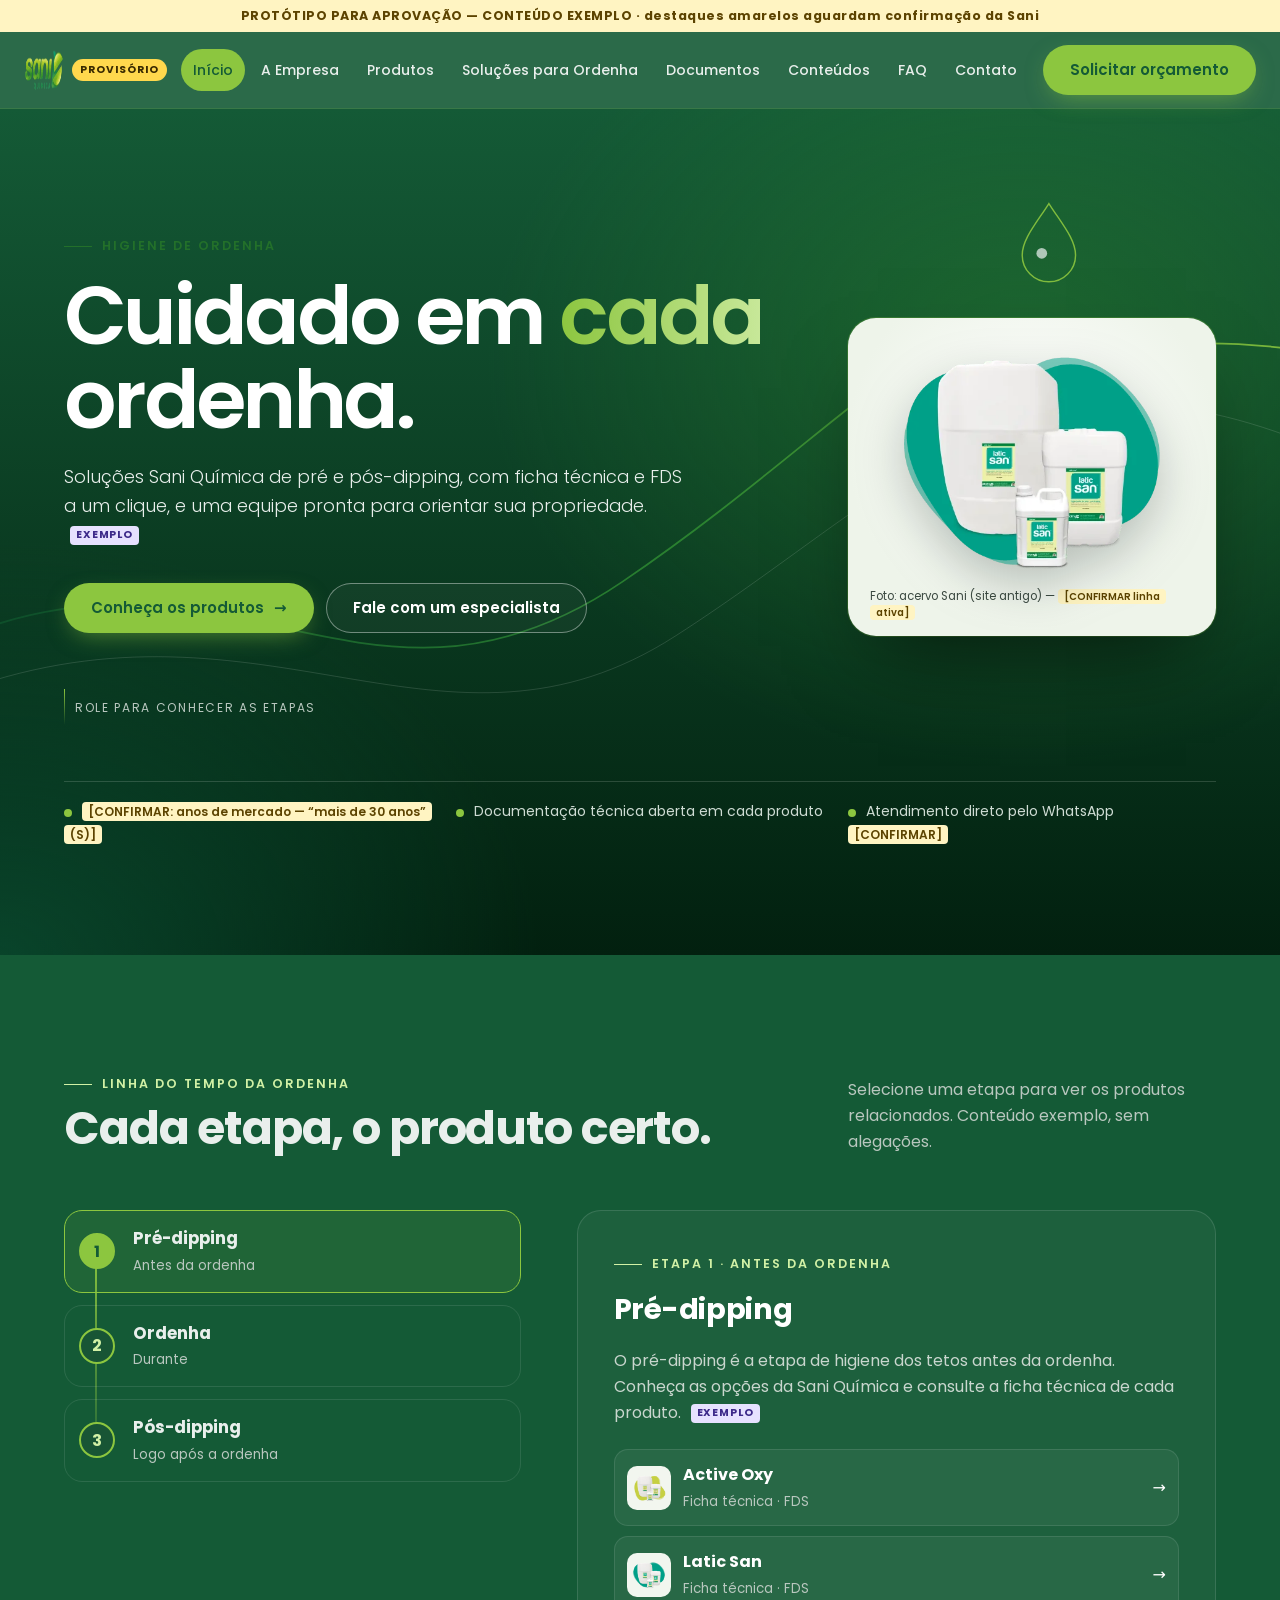
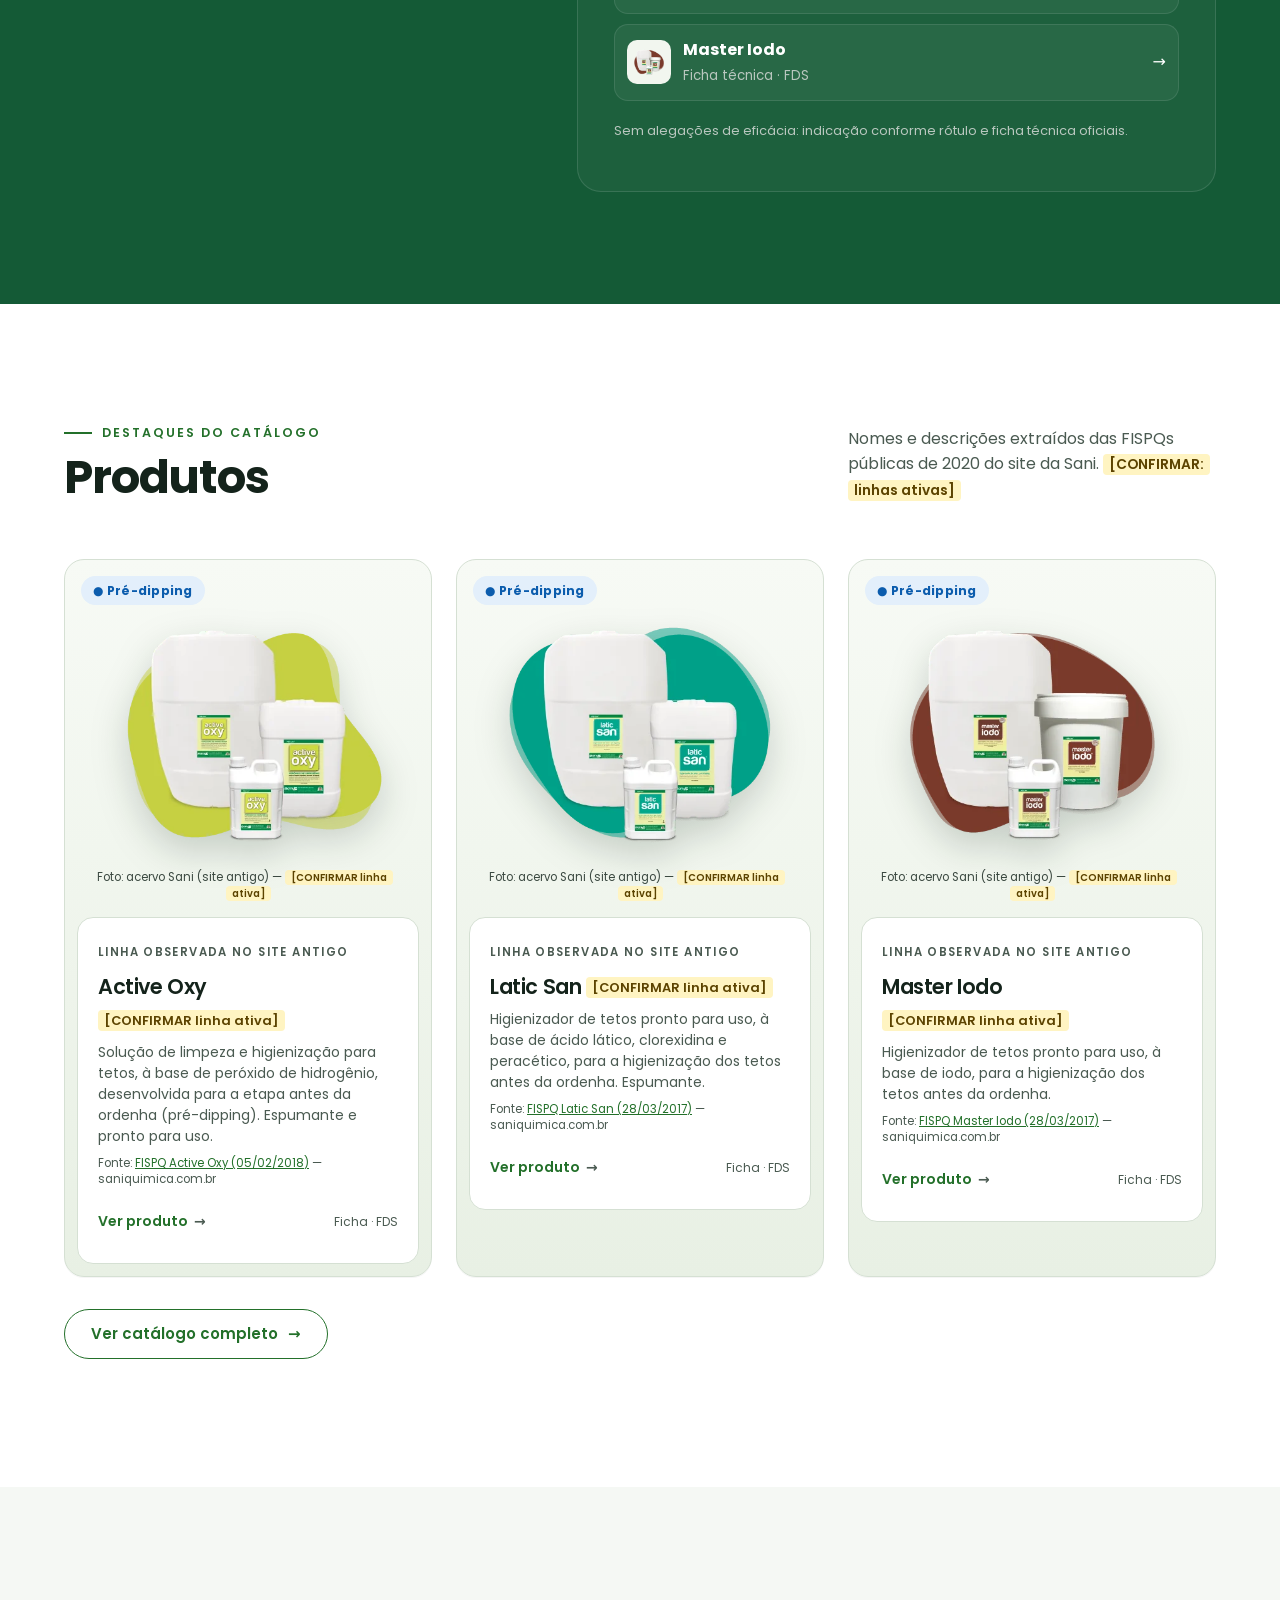
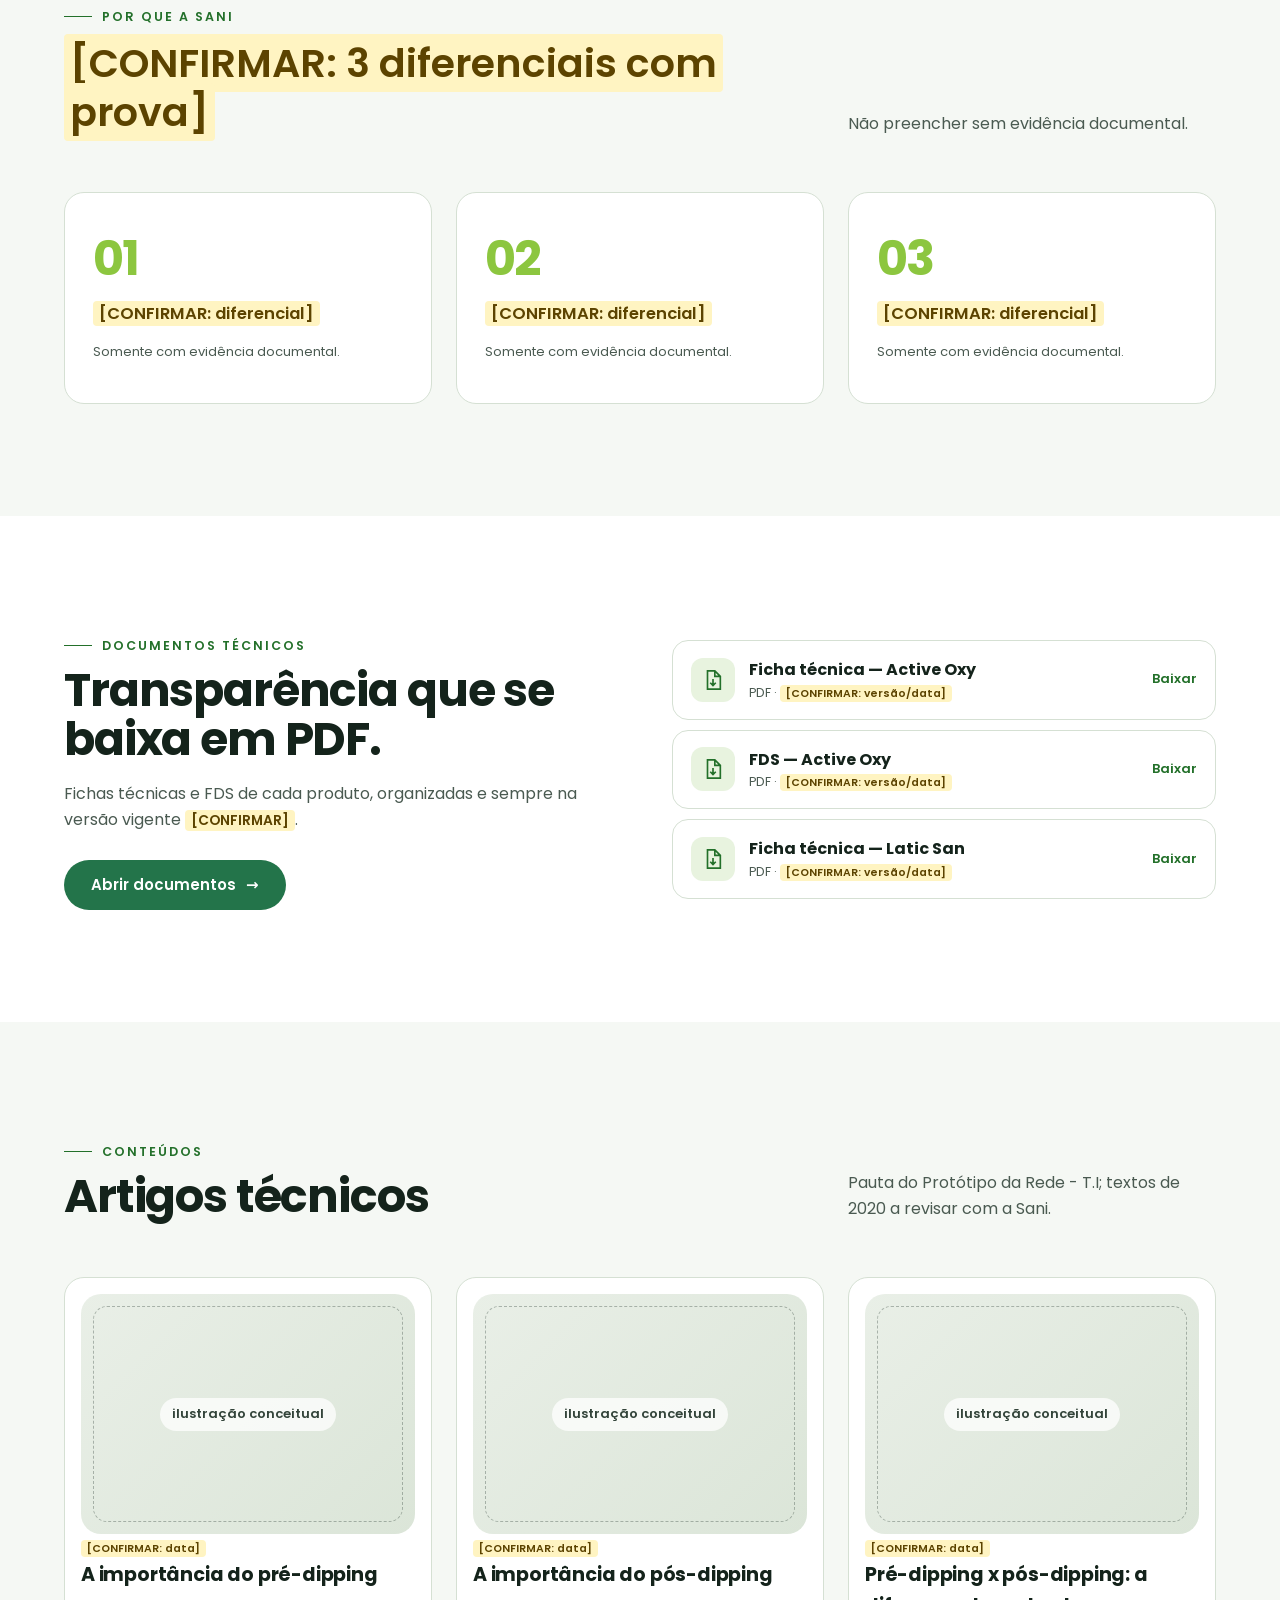
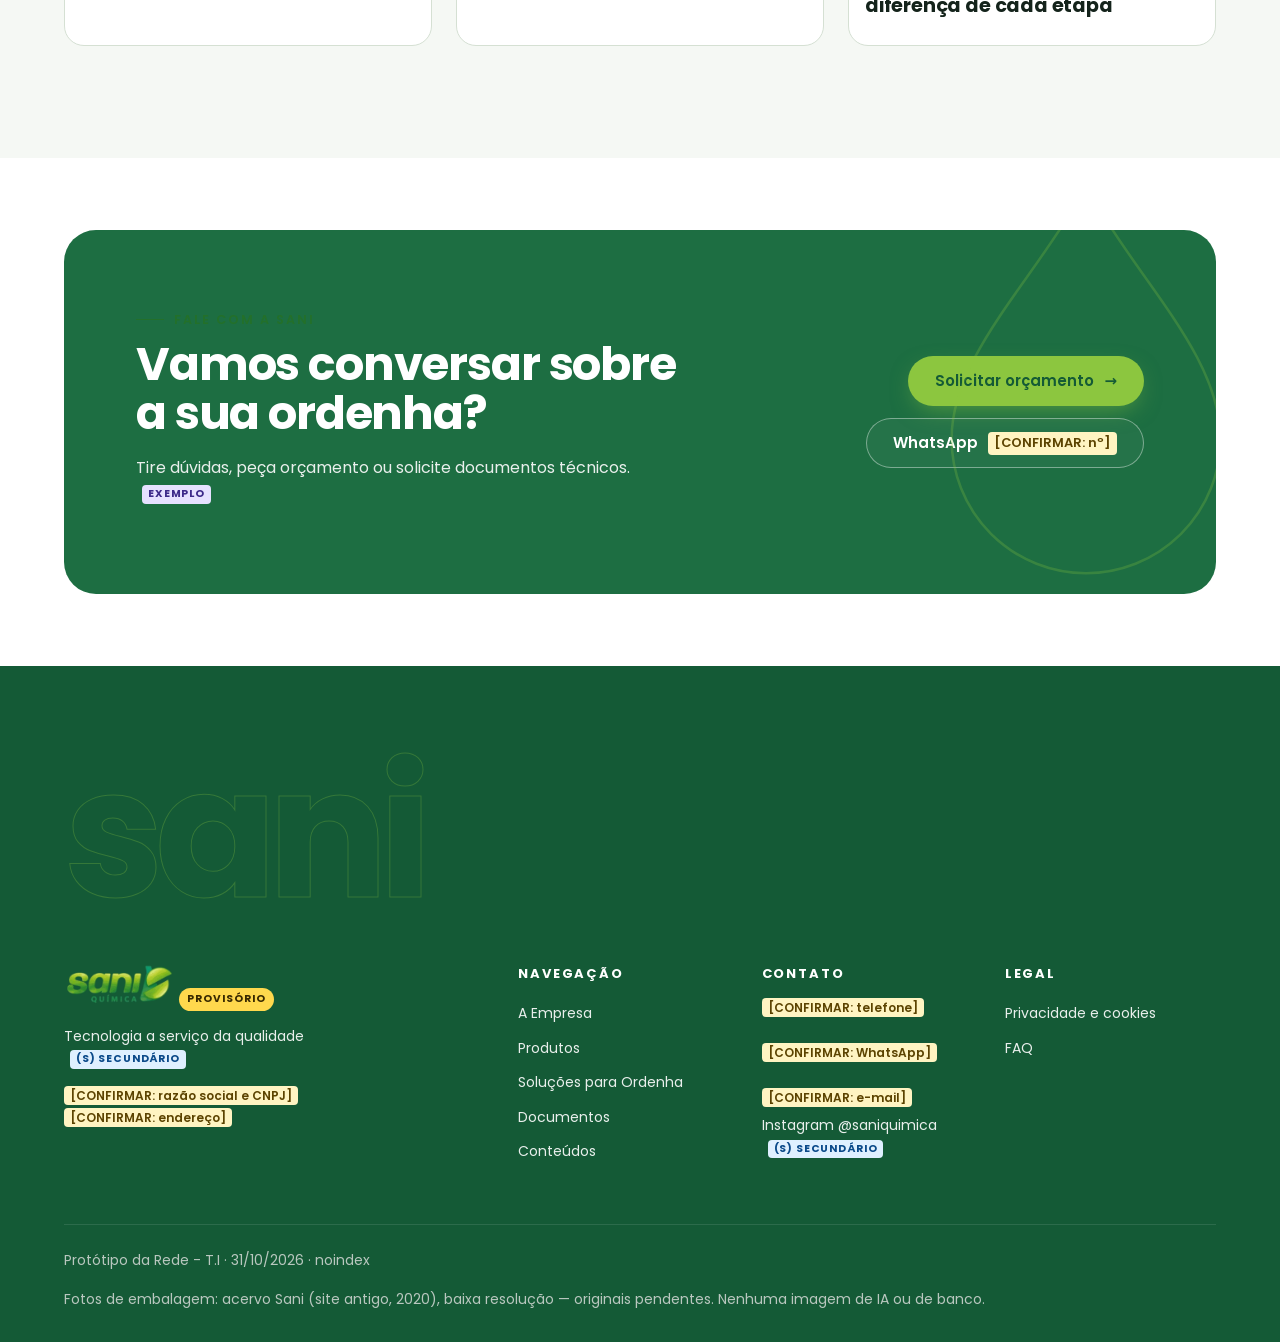
<file: index.html>
<!doctype html><html lang="pt-BR" class="no-js"><head><meta charset="utf-8"><meta name="viewport" content="width=device-width,initial-scale=1,viewport-fit=cover"><meta name="robots" content="noindex,nofollow"><meta name="theme-color" content="#01150c">
<title>Início — Sani Química [PROTÓTIPO]</title><link rel="preload" href="assets/fonts/poppins-600.woff2" as="font" type="font/woff2" crossorigin><link rel="stylesheet" href="assets/style.css"></head><body>
<a class="skip" href="#conteudo">Pular para o conteúdo</a>
<div class="proto-banner" role="note">PROTÓTIPO PARA APROVAÇÃO — CONTEÚDO EXEMPLO · destaques amarelos aguardam confirmação da Sani</div>
<header class="site"><div class="container"><a class="logo" href="index.html"><img src="assets/logo-provisorio.png" alt="Sani Química (logo provisório)" width="117" height="42"></a><span class="tag-prov">PROVISÓRIO</span>
<nav class="main" id="menu" aria-label="Principal"><ul><li><a href="index.html" aria-current=page>Início</a></li><li><a href="empresa.html">A Empresa</a></li><li><a href="catalogo.html">Produtos</a></li><li><a href="solucoes.html">Soluções para Ordenha</a></li><li><a href="documentos.html">Documentos</a></li><li><a href="conteudos.html">Conteúdos</a></li><li><a href="faq.html">FAQ</a></li><li><a href="contato.html">Contato</a></li></ul><div class="menu-foot" hidden></div></nav>
<a class="btn btn-primary" href="contato.html">Solicitar orçamento</a><button class="menu-btn" aria-controls="menu" aria-expanded="false" aria-label="Abrir menu"><span></span></button></div></header>
<main id="conteudo"><section class="hero"><svg class="hero-line" viewBox="0 0 1440 760" preserveAspectRatio="xMidYMid slice" aria-hidden="true"><defs><linearGradient id="lg" x1="0" x2="1"><stop offset="0" stop-color="#0d4f2c"/><stop offset=".55" stop-color="#2f8a32"/><stop offset="1" stop-color="#8cc63f"/></linearGradient></defs>
<path class="draw" stroke="url(#lg)" stroke-width="2" d="M-40 592.8000000000001 C 260 471.2, 420 722.0, 700 532.0 S 1100 152.0, 1180 319.2 C 1240 440.79999999999995, 1150 532.0, 1100 440.79999999999995 C 1060 349.6, 1180 228.0, 1480 273.59999999999997"/>
<path class="draw" stroke="rgba(233,239,236,.18)" stroke-width="1" style="animation-delay:.8s" d="M-40 653.6 C 300 532.0, 500 760.0, 760 592.8000000000001 S 1150 243.20000000000002, 1480 380.0"/>
<g class="drop" transform="translate(1180 106.4)"><path d="M0 0 C 14 22, 30 40, 30 58 A 30 30 0 0 1 -30 58 C -30 40, -14 22, 0 0Z" fill="none" stroke="#8cc63f" stroke-width="1.6"/><circle cx="-8" cy="56" r="6" fill="#e9efec" opacity=".8"/></g></svg><div class="container"><div class="copy"><span class="eyebrow">Higiene de ordenha</span><h1>Cuidado em <em>cada</em> ordenha.</h1><p class="sub">Soluções Sani Química de pré e pós-dipping, com ficha técnica e FDS a um clique, e uma equipe pronta para orientar sua propriedade. <span class="ex">EXEMPLO</span></p>
<div class="ctas"><a class="btn btn-primary" href="catalogo.html">Conheça os produtos <span class="arr" aria-hidden="true">→</span></a><a class="btn btn-ghost" href="contato.html">Fale com um especialista</a></div><div class="scroll-cue"><i></i>Role para conhecer as etapas</div></div>
<div class="aside"><figure class="hero-shot reveal"><img src="assets/img/latic-san.webp" alt="Embalagens Latic San (bombona, balde e frasco) — foto do site antigo" width="525" height="375" fetchpriority="high"><figcaption>Foto: acervo Sani (site antigo) — <span class="ph">[CONFIRMAR linha ativa]</span></figcaption></figure></div></div><div class="container trust"><ul><li><span class="ph">[CONFIRMAR: anos de mercado — “mais de 30 anos” (S)]</span></li><li>Documentação técnica aberta em cada produto</li><li>Atendimento direto pelo WhatsApp <span class="ph">[CONFIRMAR]</span></li></ul></div></section>
<section class="dark"><div class="container"><div class="sec-head reveal"><div class="t"><span class="eyebrow">Linha do tempo da ordenha</span><h2>Cada etapa, o produto certo.</h2></div><div class="d">Selecione uma etapa para ver os produtos relacionados. Conteúdo exemplo, sem alegações.</div></div><div class="timeline"><div class="steps-tabs reveal" role="tablist" aria-label="Etapas da ordenha" aria-orientation="vertical"><button class="step" role="tab" id="t-pre" aria-controls="p-pre" aria-selected="true" tabindex="0"><span class="n">1</span><span><strong>Pré-dipping</strong><small>Antes da ordenha</small></span></button><button class="step" role="tab" id="t-ord" aria-controls="p-ord" aria-selected="false" tabindex="-1"><span class="n">2</span><span><strong>Ordenha</strong><small>Durante</small></span></button><button class="step" role="tab" id="t-pos" aria-controls="p-pos" aria-selected="false" tabindex="-1"><span class="n">3</span><span><strong>Pós-dipping</strong><small>Logo após a ordenha</small></span></button></div><div class="reveal"><div class="panel in" role="tabpanel" id="p-pre" aria-labelledby="t-pre"><span class="eyebrow">Etapa 1 · Antes da ordenha</span><h3 style="margin-top:12px">Pré-dipping</h3><p>O pré-dipping é a etapa de higiene dos tetos antes da ordenha. Conheça as opções da Sani Química e consulte a ficha técnica de cada produto. <span class="ex">EXEMPLO</span></p><div class="grid" style="gap:10px;margin-top:24px"><a class="mini" href="produto.html"><span class="th"><img src="assets/img/active-oxy.webp" alt="" width="44" height="44" loading="lazy"></span><span><strong>Active Oxy</strong><br><small style="color:#b9c7bf">Ficha técnica · FDS</small></span><span style="margin-left:auto"><span class="arr" aria-hidden="true">→</span></span></a><a class="mini" href="produto.html"><span class="th"><img src="assets/img/latic-san.webp" alt="" width="44" height="44" loading="lazy"></span><span><strong>Latic San</strong><br><small style="color:#b9c7bf">Ficha técnica · FDS</small></span><span style="margin-left:auto"><span class="arr" aria-hidden="true">→</span></span></a><a class="mini" href="produto.html"><span class="th"><img src="assets/img/master-iodo.webp" alt="" width="44" height="44" loading="lazy"></span><span><strong>Master Iodo</strong><br><small style="color:#b9c7bf">Ficha técnica · FDS</small></span><span style="margin-left:auto"><span class="arr" aria-hidden="true">→</span></span></a></div><p style="margin-top:20px;font-size:13px;color:#b9c7bf">Sem alegações de eficácia: indicação conforme rótulo e ficha técnica oficiais.</p></div><div class="panel" role="tabpanel" id="p-ord" aria-labelledby="t-ord" hidden><span class="eyebrow">Etapa 2 · Durante</span><h3 style="margin-top:12px">Ordenha</h3><p>Etapa de ordenha propriamente dita. Conteúdo desta etapa <span class="ph">[CONFIRMAR: a Sani possui linha para equipamentos/limpeza?]</span> <span class="ex">EXEMPLO</span></p><div class="grid" style="gap:10px;margin-top:24px"><p class="ph">[CONFIRMAR produtos desta etapa — nenhuma foto de pós-dipping no acervo usado]</p></div><p style="margin-top:20px;font-size:13px;color:#b9c7bf">Sem alegações de eficácia: indicação conforme rótulo e ficha técnica oficiais.</p></div><div class="panel" role="tabpanel" id="p-pos" aria-labelledby="t-pos" hidden><span class="eyebrow">Etapa 3 · Logo após a ordenha</span><h3 style="margin-top:12px">Pós-dipping</h3><p>O pós-dipping é aplicado nos tetos logo após a ordenha. Veja as opções da Sani Química e a documentação de cada produto. <span class="ex">EXEMPLO</span></p><div class="grid" style="gap:10px;margin-top:24px"><p class="ph">[CONFIRMAR produtos desta etapa — nenhuma foto de pós-dipping no acervo usado]</p></div><p style="margin-top:20px;font-size:13px;color:#b9c7bf">Sem alegações de eficácia: indicação conforme rótulo e ficha técnica oficiais.</p></div></div></div></div></section>
<section><div class="container"><div class="sec-head reveal"><div class="t"><span class="eyebrow">Destaques do catálogo</span><h2>Produtos</h2></div><div class="d">Nomes e descrições extraídos das FISPQs públicas de 2020 do site da Sani. <span class="ph">[CONFIRMAR: linhas ativas]</span></div></div><div class="pgrid"><article class="pcard v2 reveal" style="transition-delay:0ms"><figure class="pshot"><img src="assets/img/active-oxy.webp" alt="Embalagens Active Oxy (bombona, balde e frasco) — foto do site antigo" width="525" height="375" loading="lazy" decoding="async"><figcaption>Foto: acervo Sani (site antigo) — <span class="ph">[CONFIRMAR linha ativa]</span></figcaption></figure><div class="pill"><span class="badge badge-pre">● Pré-dipping</span></div><div class="glass"><span class="family">Linha observada no site antigo</span><h3>Active Oxy <span class="ph ph-sm">[CONFIRMAR linha ativa]</span></h3><p class="pdesc">Solução de limpeza e higienização para tetos, à base de peróxido de hidrogênio, desenvolvida para a etapa antes da ordenha (pré-dipping). Espumante e pronto para uso.</p><p class="fonte">Fonte: <a href="https://saniquimica.com.br/wp-content/uploads/2020/08/ACTIVE-OXY.pdf" rel="noopener">FISPQ Active Oxy (05/02/2018)</a> — saniquimica.com.br</p><div class="row"><a class="stretch" href="produto.html" aria-label="Ver produto Active Oxy">Ver produto <span class="arr" aria-hidden="true">→</span></a><span style="font-size:12px;color:#b9c7bf">Ficha · FDS</span></div></div></article><article class="pcard v2 reveal" style="transition-delay:80ms"><figure class="pshot"><img src="assets/img/latic-san.webp" alt="Embalagens Latic San (bombona, balde e frasco) — foto do site antigo" width="525" height="375" loading="lazy" decoding="async"><figcaption>Foto: acervo Sani (site antigo) — <span class="ph">[CONFIRMAR linha ativa]</span></figcaption></figure><div class="pill"><span class="badge badge-pre">● Pré-dipping</span></div><div class="glass"><span class="family">Linha observada no site antigo</span><h3>Latic San <span class="ph ph-sm">[CONFIRMAR linha ativa]</span></h3><p class="pdesc">Higienizador de tetos pronto para uso, à base de ácido lático, clorexidina e peracético, para a higienização dos tetos antes da ordenha. Espumante.</p><p class="fonte">Fonte: <a href="https://saniquimica.com.br/wp-content/uploads/2020/08/LATIC-SAN.pdf" rel="noopener">FISPQ Latic San (28/03/2017)</a> — saniquimica.com.br</p><div class="row"><a class="stretch" href="produto.html" aria-label="Ver produto Latic San">Ver produto <span class="arr" aria-hidden="true">→</span></a><span style="font-size:12px;color:#b9c7bf">Ficha · FDS</span></div></div></article><article class="pcard v2 reveal" style="transition-delay:160ms"><figure class="pshot"><img src="assets/img/master-iodo.webp" alt="Embalagens Master Iodo (bombona, balde e frasco) — foto do site antigo" width="525" height="375" loading="lazy" decoding="async"><figcaption>Foto: acervo Sani (site antigo) — <span class="ph">[CONFIRMAR linha ativa]</span></figcaption></figure><div class="pill"><span class="badge badge-pre">● Pré-dipping</span></div><div class="glass"><span class="family">Linha observada no site antigo</span><h3>Master Iodo <span class="ph ph-sm">[CONFIRMAR linha ativa]</span></h3><p class="pdesc">Higienizador de tetos pronto para uso, à base de iodo, para a higienização dos tetos antes da ordenha.</p><p class="fonte">Fonte: <a href="https://saniquimica.com.br/wp-content/uploads/2020/08/MASTER-IODO.pdf" rel="noopener">FISPQ Master Iodo (28/03/2017)</a> — saniquimica.com.br</p><div class="row"><a class="stretch" href="produto.html" aria-label="Ver produto Master Iodo">Ver produto <span class="arr" aria-hidden="true">→</span></a><span style="font-size:12px;color:#b9c7bf">Ficha · FDS</span></div></div></article></div><p style="margin-top:32px"><a class="btn btn-secondary" href="catalogo.html">Ver catálogo completo <span class="arr" aria-hidden="true">→</span></a></p></div></section>
<section class="alt"><div class="container"><div class="sec-head reveal"><div class="t"><span class="eyebrow">Por que a Sani</span><h2><span class="ph">[CONFIRMAR: 3 diferenciais com prova]</span></h2></div><div class="d">Não preencher sem evidência documental.</div></div><div class="grid g3"><div class="card reveal" style="transition-delay:0ms"><span style="font-size:3rem;font-weight:700;color:var(--c-lime);letter-spacing:-.04em">01</span><h3><span class="ph">[CONFIRMAR: diferencial]</span></h3><p class="hint">Somente com evidência documental.</p></div><div class="card reveal" style="transition-delay:90ms"><span style="font-size:3rem;font-weight:700;color:var(--c-lime);letter-spacing:-.04em">02</span><h3><span class="ph">[CONFIRMAR: diferencial]</span></h3><p class="hint">Somente com evidência documental.</p></div><div class="card reveal" style="transition-delay:180ms"><span style="font-size:3rem;font-weight:700;color:var(--c-lime);letter-spacing:-.04em">03</span><h3><span class="ph">[CONFIRMAR: diferencial]</span></h3><p class="hint">Somente com evidência documental.</p></div></div></div></section>
<section><div class="container grid g2" style="align-items:center;gap:64px"><div class="reveal"><span class="eyebrow">Documentos técnicos</span><h2>Transparência que se baixa em PDF.</h2><p class="hint" style="font-size:1rem;margin:16px 0 28px">Fichas técnicas e FDS de cada produto, organizadas e sempre na versão vigente <span class="ph">[CONFIRMAR]</span>.</p><a class="btn btn-dark" href="documentos.html">Abrir documentos <span class="arr" aria-hidden="true">→</span></a></div>
<div class="grid reveal" style="gap:10px"><a class="doc" href="documentos.html"><span class="ic"><svg width="22" height="22" viewBox="0 0 24 24" fill="none" stroke="#23702a" stroke-width="1.8" aria-hidden="true"><path d="M6 2h8l6 6v14H6zM14 2v6h6M12 11v7m-3-3 3 3 3-3"/></svg></span><span><strong>Ficha técnica — Active Oxy</strong><small>PDF · <span class="ph">[CONFIRMAR: versão/data]</span></small></span><span class="go">Baixar</span></a><a class="doc" href="documentos.html"><span class="ic"><svg width="22" height="22" viewBox="0 0 24 24" fill="none" stroke="#23702a" stroke-width="1.8" aria-hidden="true"><path d="M6 2h8l6 6v14H6zM14 2v6h6M12 11v7m-3-3 3 3 3-3"/></svg></span><span><strong>FDS — Active Oxy</strong><small>PDF · <span class="ph">[CONFIRMAR: versão/data]</span></small></span><span class="go">Baixar</span></a><a class="doc" href="documentos.html"><span class="ic"><svg width="22" height="22" viewBox="0 0 24 24" fill="none" stroke="#23702a" stroke-width="1.8" aria-hidden="true"><path d="M6 2h8l6 6v14H6zM14 2v6h6M12 11v7m-3-3 3 3 3-3"/></svg></span><span><strong>Ficha técnica — Latic San</strong><small>PDF · <span class="ph">[CONFIRMAR: versão/data]</span></small></span><span class="go">Baixar</span></a></div></div></section>
<section class="alt"><div class="container"><div class="sec-head reveal"><div class="t"><span class="eyebrow">Conteúdos</span><h2>Artigos técnicos</h2></div><div class="d">Pauta do Protótipo da Rede - T.I; textos de 2020 a revisar com a Sani.</div></div><div class="grid g3"><a class="card post reveal" href="artigo.html" style="padding:16px"><div class="img-ph"><span>ilustração conceitual</span></div><time><span class="ph">[CONFIRMAR: data]</span></time><h3>A importância do pré-dipping</h3></a><a class="card post reveal" href="artigo.html" style="padding:16px"><div class="img-ph"><span>ilustração conceitual</span></div><time><span class="ph">[CONFIRMAR: data]</span></time><h3>A importância do pós-dipping</h3></a><a class="card post reveal" href="artigo.html" style="padding:16px"><div class="img-ph"><span>ilustração conceitual</span></div><time><span class="ph">[CONFIRMAR: data]</span></time><h3>Pré-dipping x pós-dipping: a diferença de cada etapa</h3></a></div></div></section>
<section class="tight"><div class="container"><div class="cta-band reveal"><svg width="420" height="420" viewBox="0 0 100 100" aria-hidden="true"><path d="M50 4 C62 26 82 44 82 64 A32 32 0 0 1 18 64 C18 44 38 26 50 4Z" fill="none" stroke="#8cc63f" stroke-width=".6"/></svg><div><span class="eyebrow">Fale com a Sani</span><h2>Vamos conversar sobre a sua ordenha?</h2><p>Tire dúvidas, peça orçamento ou solicite documentos técnicos. <span class="ex">EXEMPLO</span></p></div><div class="ctas"><a class="btn btn-primary" href="contato.html">Solicitar orçamento <span class="arr" aria-hidden="true">→</span></a><a class="btn btn-ghost" href="#">WhatsApp <span class="ph">[CONFIRMAR: nº]</span></a></div></div></div></section></main>
<footer class="site"><div class="container"><p class="big-word" aria-hidden="true">sani</p><div class="cols"><div><img src="assets/logo-provisorio.png" alt="" style="height:40px;width:auto" loading="lazy"> <span class="tag-prov">PROVISÓRIO</span><p style="max-width:300px">Tecnologia a serviço da qualidade <span class="ex" style="background:#dff0ff;color:#0b4a8a">(S) SECUNDÁRIO</span></p><p><span class="ph">[CONFIRMAR: razão social e CNPJ]</span><br><span class="ph">[CONFIRMAR: endereço]</span></p></div>
<div><h4>Navegação</h4><a href="empresa.html">A Empresa</a><br><a href="catalogo.html">Produtos</a><br><a href="solucoes.html">Soluções para Ordenha</a><br><a href="documentos.html">Documentos</a><br><a href="conteudos.html">Conteúdos</a></div>
<div><h4>Contato</h4><span class="ph">[CONFIRMAR: telefone]</span><br><br><span class="ph">[CONFIRMAR: WhatsApp]</span><br><br><span class="ph">[CONFIRMAR: e-mail]</span><br><a href="#">Instagram @saniquimica <span class="ex" style="background:#dff0ff;color:#0b4a8a">(S) SECUNDÁRIO</span></a></div>
<div><h4>Legal</h4><a href="privacidade.html">Privacidade e cookies</a><br><a href="faq.html">FAQ</a></div></div>
<div class="legal"><span>Protótipo da Rede - T.I · 31/10/2026 · noindex</span><span>Fotos de embalagem: acervo Sani (site antigo, 2020), baixa resolução — originais pendentes. Nenhuma imagem de IA ou de banco.</span></div></div></footer>
<nav class="mbar" aria-label="Ações rápidas"><a href="#" aria-label="WhatsApp (número a confirmar)"><svg viewBox="0 0 24 24" fill="none" stroke="currentColor" stroke-width="1.8"><path d="M4 20l1.4-4A8 8 0 1 1 8 18.6z"/></svg>WhatsApp</a><a class="hl" href="contato.html"><svg viewBox="0 0 24 24" fill="none" stroke="currentColor" stroke-width="1.8"><path d="M5 3h10l4 4v14H5zM9 12h6M9 16h6"/></svg>Orçamento</a><a href="catalogo.html"><svg viewBox="0 0 24 24" fill="none" stroke="currentColor" stroke-width="1.8"><rect x="3" y="3" width="7" height="7" rx="2"/><rect x="14" y="3" width="7" height="7" rx="2"/><rect x="3" y="14" width="7" height="7" rx="2"/><rect x="14" y="14" width="7" height="7" rx="2"/></svg>Catálogo</a></nav>
<script src="assets/app.js" defer></script></body></html>
</file>
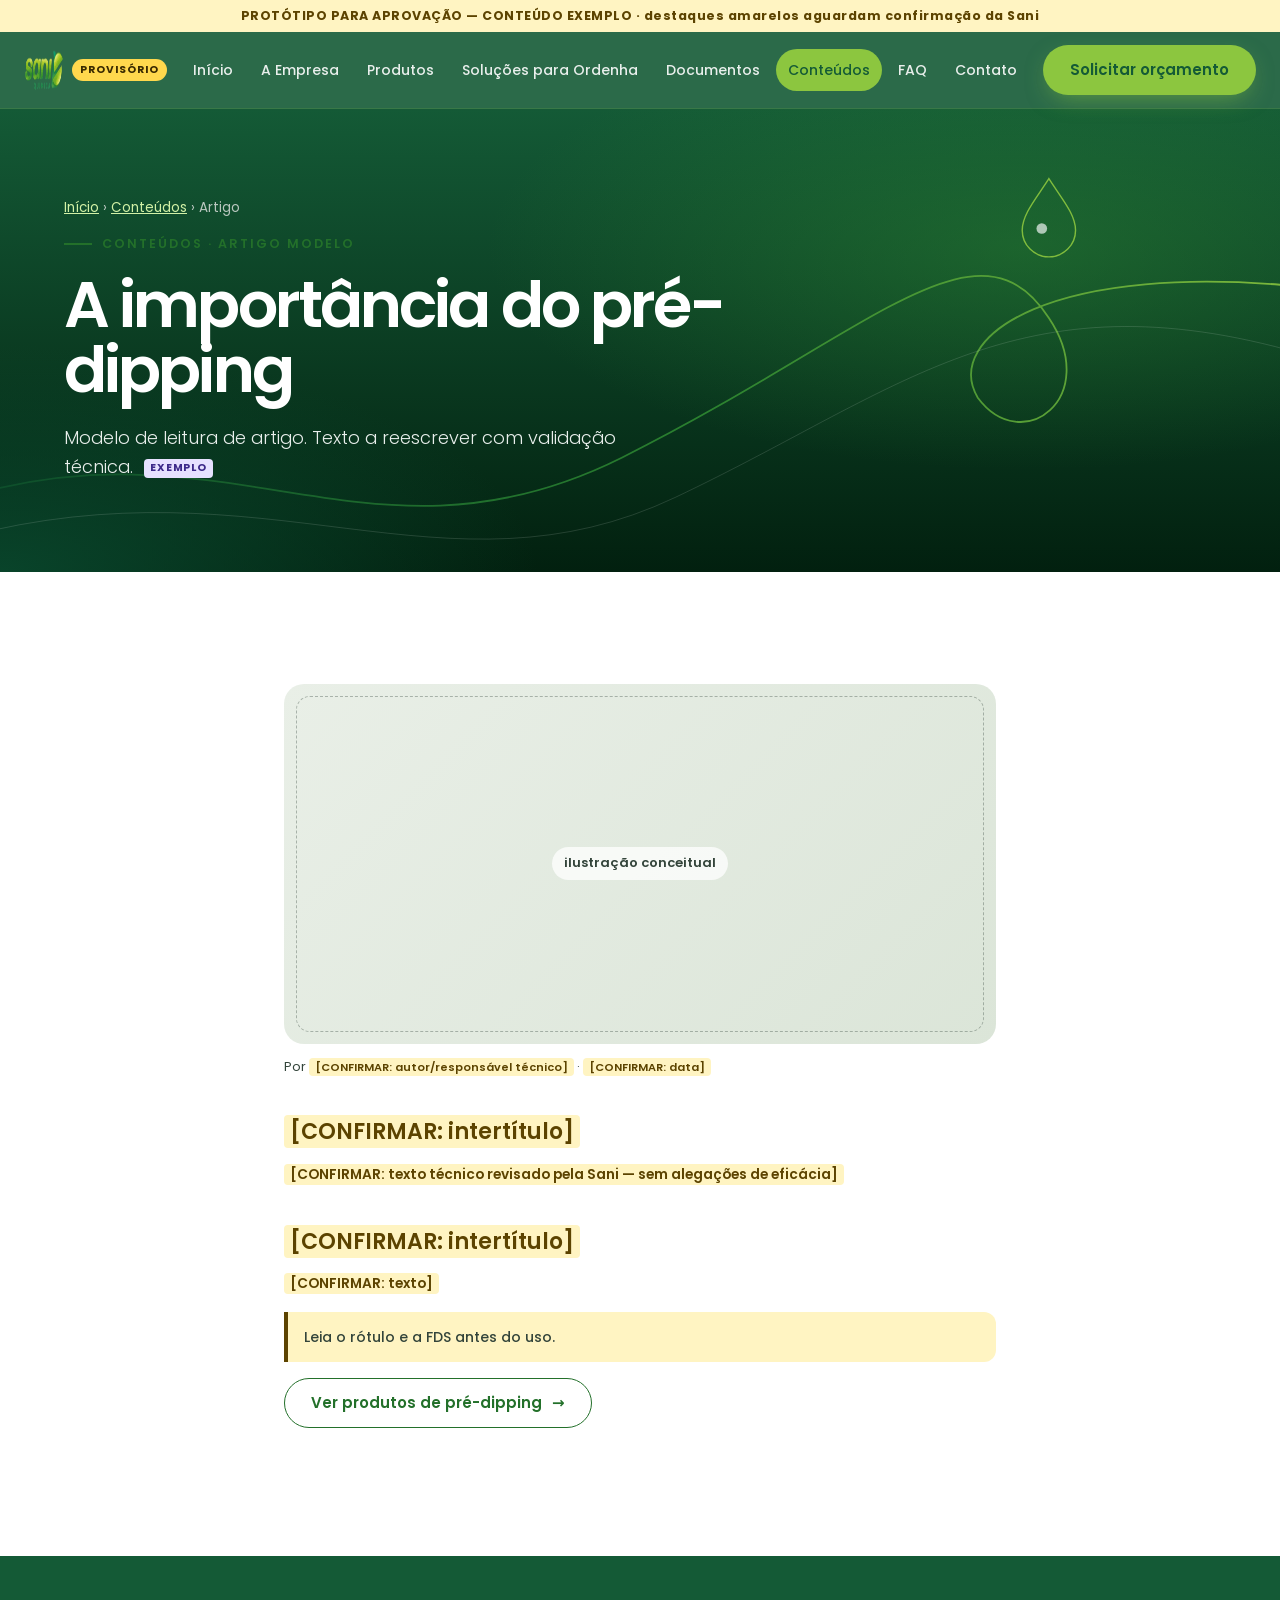
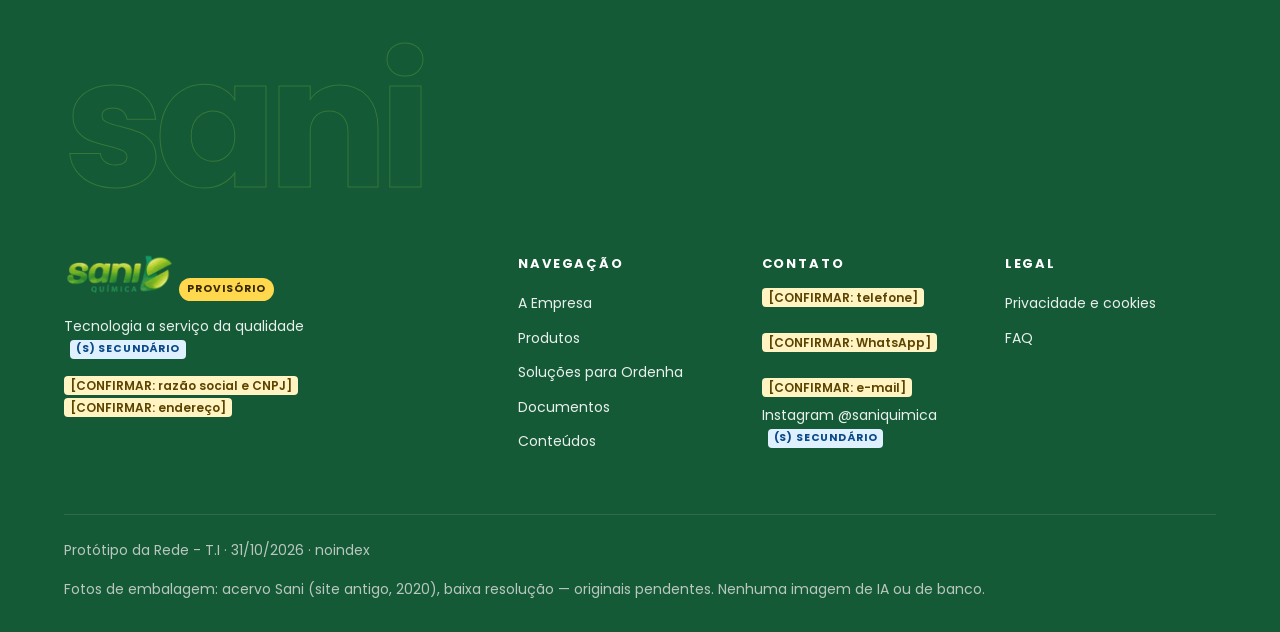
<file: artigo.html>
<!doctype html><html lang="pt-BR" class="no-js"><head><meta charset="utf-8"><meta name="viewport" content="width=device-width,initial-scale=1,viewport-fit=cover"><meta name="robots" content="noindex,nofollow"><meta name="theme-color" content="#01150c">
<title>Artigo modelo — Sani Química [PROTÓTIPO]</title><link rel="preload" href="assets/fonts/poppins-600.woff2" as="font" type="font/woff2" crossorigin><link rel="stylesheet" href="assets/style.css"></head><body>
<a class="skip" href="#conteudo">Pular para o conteúdo</a>
<div class="proto-banner" role="note">PROTÓTIPO PARA APROVAÇÃO — CONTEÚDO EXEMPLO · destaques amarelos aguardam confirmação da Sani</div>
<header class="site"><div class="container"><a class="logo" href="index.html"><img src="assets/logo-provisorio.png" alt="Sani Química (logo provisório)" width="117" height="42"></a><span class="tag-prov">PROVISÓRIO</span>
<nav class="main" id="menu" aria-label="Principal"><ul><li><a href="index.html">Início</a></li><li><a href="empresa.html">A Empresa</a></li><li><a href="catalogo.html">Produtos</a></li><li><a href="solucoes.html">Soluções para Ordenha</a></li><li><a href="documentos.html">Documentos</a></li><li><a href="conteudos.html" aria-current=page>Conteúdos</a></li><li><a href="faq.html">FAQ</a></li><li><a href="contato.html">Contato</a></li></ul><div class="menu-foot" hidden></div></nav>
<a class="btn btn-primary" href="contato.html">Solicitar orçamento</a><button class="menu-btn" aria-controls="menu" aria-expanded="false" aria-label="Abrir menu"><span></span></button></div></header>
<main id="conteudo"><section class="hero sub"><svg class="hero-line" viewBox="0 0 1440 560" preserveAspectRatio="xMidYMid slice" aria-hidden="true"><defs><linearGradient id="lg" x1="0" x2="1"><stop offset="0" stop-color="#0d4f2c"/><stop offset=".55" stop-color="#2f8a32"/><stop offset="1" stop-color="#8cc63f"/></linearGradient></defs>
<path class="draw" stroke="url(#lg)" stroke-width="2" d="M-40 436.8 C 260 347.2, 420 532.0, 700 392.0 S 1100 112.0, 1180 235.2 C 1240 324.79999999999995, 1150 392.0, 1100 324.79999999999995 C 1060 257.6, 1180 168.0, 1480 201.6"/>
<path class="draw" stroke="rgba(233,239,236,.18)" stroke-width="1" style="animation-delay:.8s" d="M-40 481.59999999999997 C 300 392.0, 500 560.0, 760 436.8 S 1150 179.20000000000002, 1480 280.0"/>
<g class="drop" transform="translate(1180 78.4)"><path d="M0 0 C 14 22, 30 40, 30 58 A 30 30 0 0 1 -30 58 C -30 40, -14 22, 0 0Z" fill="none" stroke="#8cc63f" stroke-width="1.6"/><circle cx="-8" cy="56" r="6" fill="#e9efec" opacity=".8"/></g></svg><div class="container"><div class="copy"><nav class="breadcrumb" aria-label="Trilha"><a href="index.html">Início</a> › <a href="conteudos.html">Conteúdos</a> › Artigo</nav><span class="eyebrow">Conteúdos · artigo modelo</span><h1>A importância do pré-dipping</h1><p class="sub">Modelo de leitura de artigo. Texto a reescrever com validação técnica. <span class="ex">EXEMPLO</span></p></div></div></section>
<section><div class="container prose"><div class="img-ph reveal" style="min-height:360px"><span>ilustração conceitual</span></div><p class="hint">Por <span class="ph">[CONFIRMAR: autor/responsável técnico]</span> · <span class="ph">[CONFIRMAR: data]</span></p>
<h2><span class="ph">[CONFIRMAR: intertítulo]</span></h2><p><span class="ph">[CONFIRMAR: texto técnico revisado pela Sani — sem alegações de eficácia]</span></p><h2><span class="ph">[CONFIRMAR: intertítulo]</span></h2><p><span class="ph">[CONFIRMAR: texto]</span></p><p class="notice">Leia o rótulo e a FDS antes do uso.</p><p><a class="btn btn-secondary" href="catalogo.html">Ver produtos de pré-dipping <span class="arr" aria-hidden="true">→</span></a></p></div></section></main>
<footer class="site"><div class="container"><p class="big-word" aria-hidden="true">sani</p><div class="cols"><div><img src="assets/logo-provisorio.png" alt="" style="height:40px;width:auto" loading="lazy"> <span class="tag-prov">PROVISÓRIO</span><p style="max-width:300px">Tecnologia a serviço da qualidade <span class="ex" style="background:#dff0ff;color:#0b4a8a">(S) SECUNDÁRIO</span></p><p><span class="ph">[CONFIRMAR: razão social e CNPJ]</span><br><span class="ph">[CONFIRMAR: endereço]</span></p></div>
<div><h4>Navegação</h4><a href="empresa.html">A Empresa</a><br><a href="catalogo.html">Produtos</a><br><a href="solucoes.html">Soluções para Ordenha</a><br><a href="documentos.html">Documentos</a><br><a href="conteudos.html">Conteúdos</a></div>
<div><h4>Contato</h4><span class="ph">[CONFIRMAR: telefone]</span><br><br><span class="ph">[CONFIRMAR: WhatsApp]</span><br><br><span class="ph">[CONFIRMAR: e-mail]</span><br><a href="#">Instagram @saniquimica <span class="ex" style="background:#dff0ff;color:#0b4a8a">(S) SECUNDÁRIO</span></a></div>
<div><h4>Legal</h4><a href="privacidade.html">Privacidade e cookies</a><br><a href="faq.html">FAQ</a></div></div>
<div class="legal"><span>Protótipo da Rede - T.I · 31/10/2026 · noindex</span><span>Fotos de embalagem: acervo Sani (site antigo, 2020), baixa resolução — originais pendentes. Nenhuma imagem de IA ou de banco.</span></div></div></footer>
<nav class="mbar" aria-label="Ações rápidas"><a href="#" aria-label="WhatsApp (número a confirmar)"><svg viewBox="0 0 24 24" fill="none" stroke="currentColor" stroke-width="1.8"><path d="M4 20l1.4-4A8 8 0 1 1 8 18.6z"/></svg>WhatsApp</a><a class="hl" href="contato.html"><svg viewBox="0 0 24 24" fill="none" stroke="currentColor" stroke-width="1.8"><path d="M5 3h10l4 4v14H5zM9 12h6M9 16h6"/></svg>Orçamento</a><a href="catalogo.html"><svg viewBox="0 0 24 24" fill="none" stroke="currentColor" stroke-width="1.8"><rect x="3" y="3" width="7" height="7" rx="2"/><rect x="14" y="3" width="7" height="7" rx="2"/><rect x="3" y="14" width="7" height="7" rx="2"/><rect x="14" y="14" width="7" height="7" rx="2"/></svg>Catálogo</a></nav>
<script src="assets/app.js" defer></script></body></html>
</file>
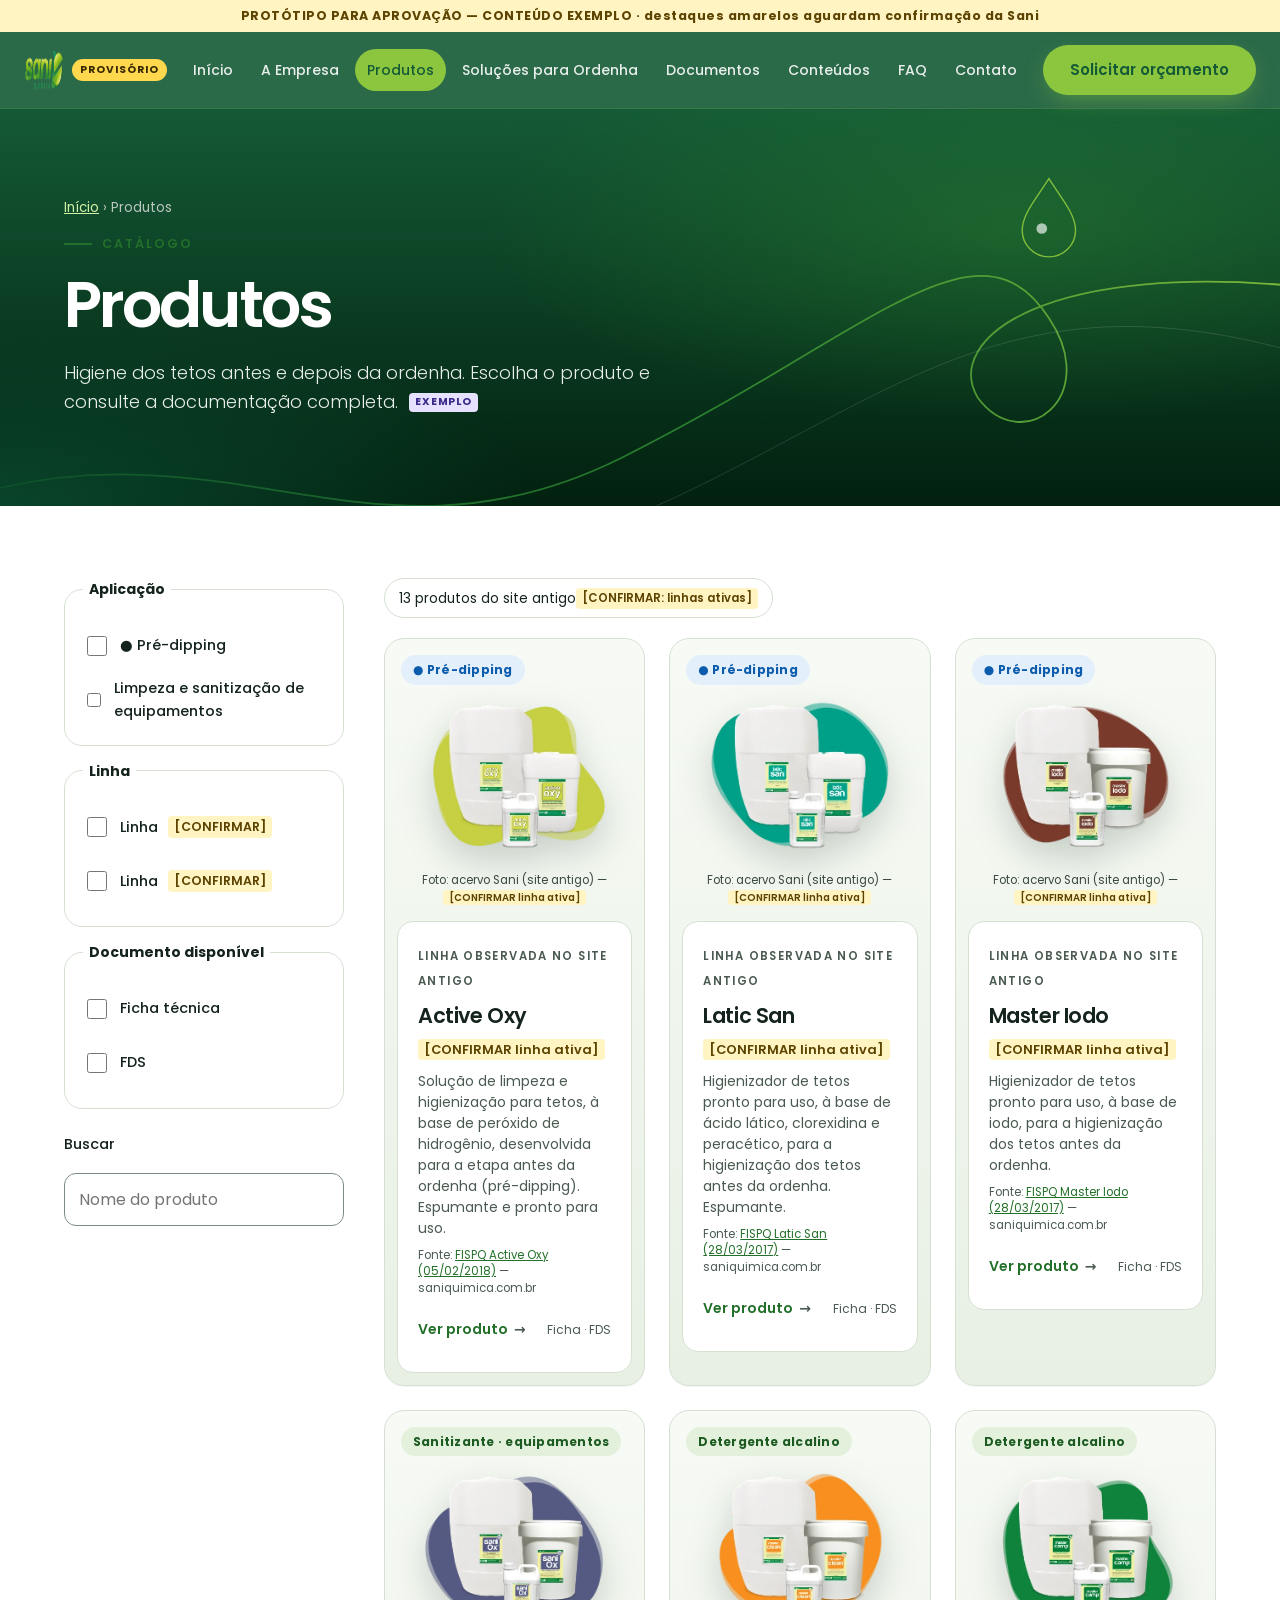
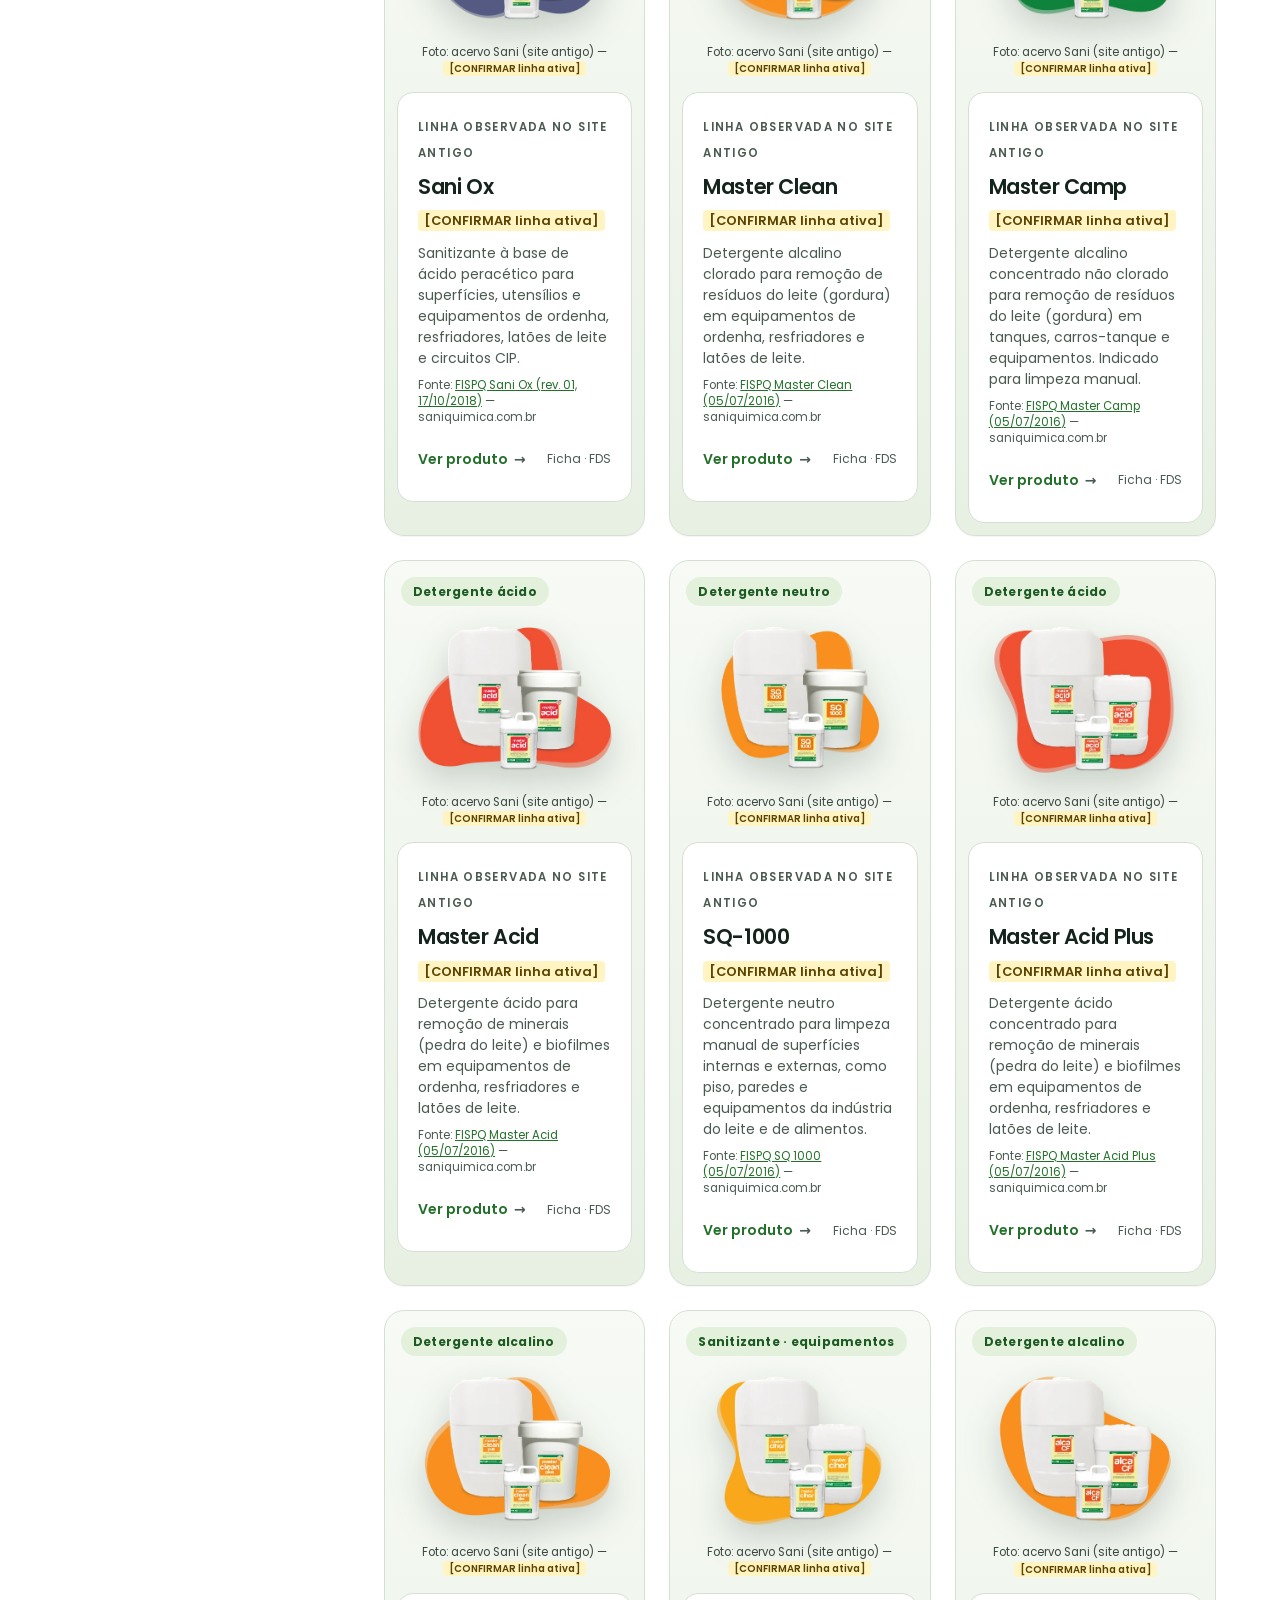
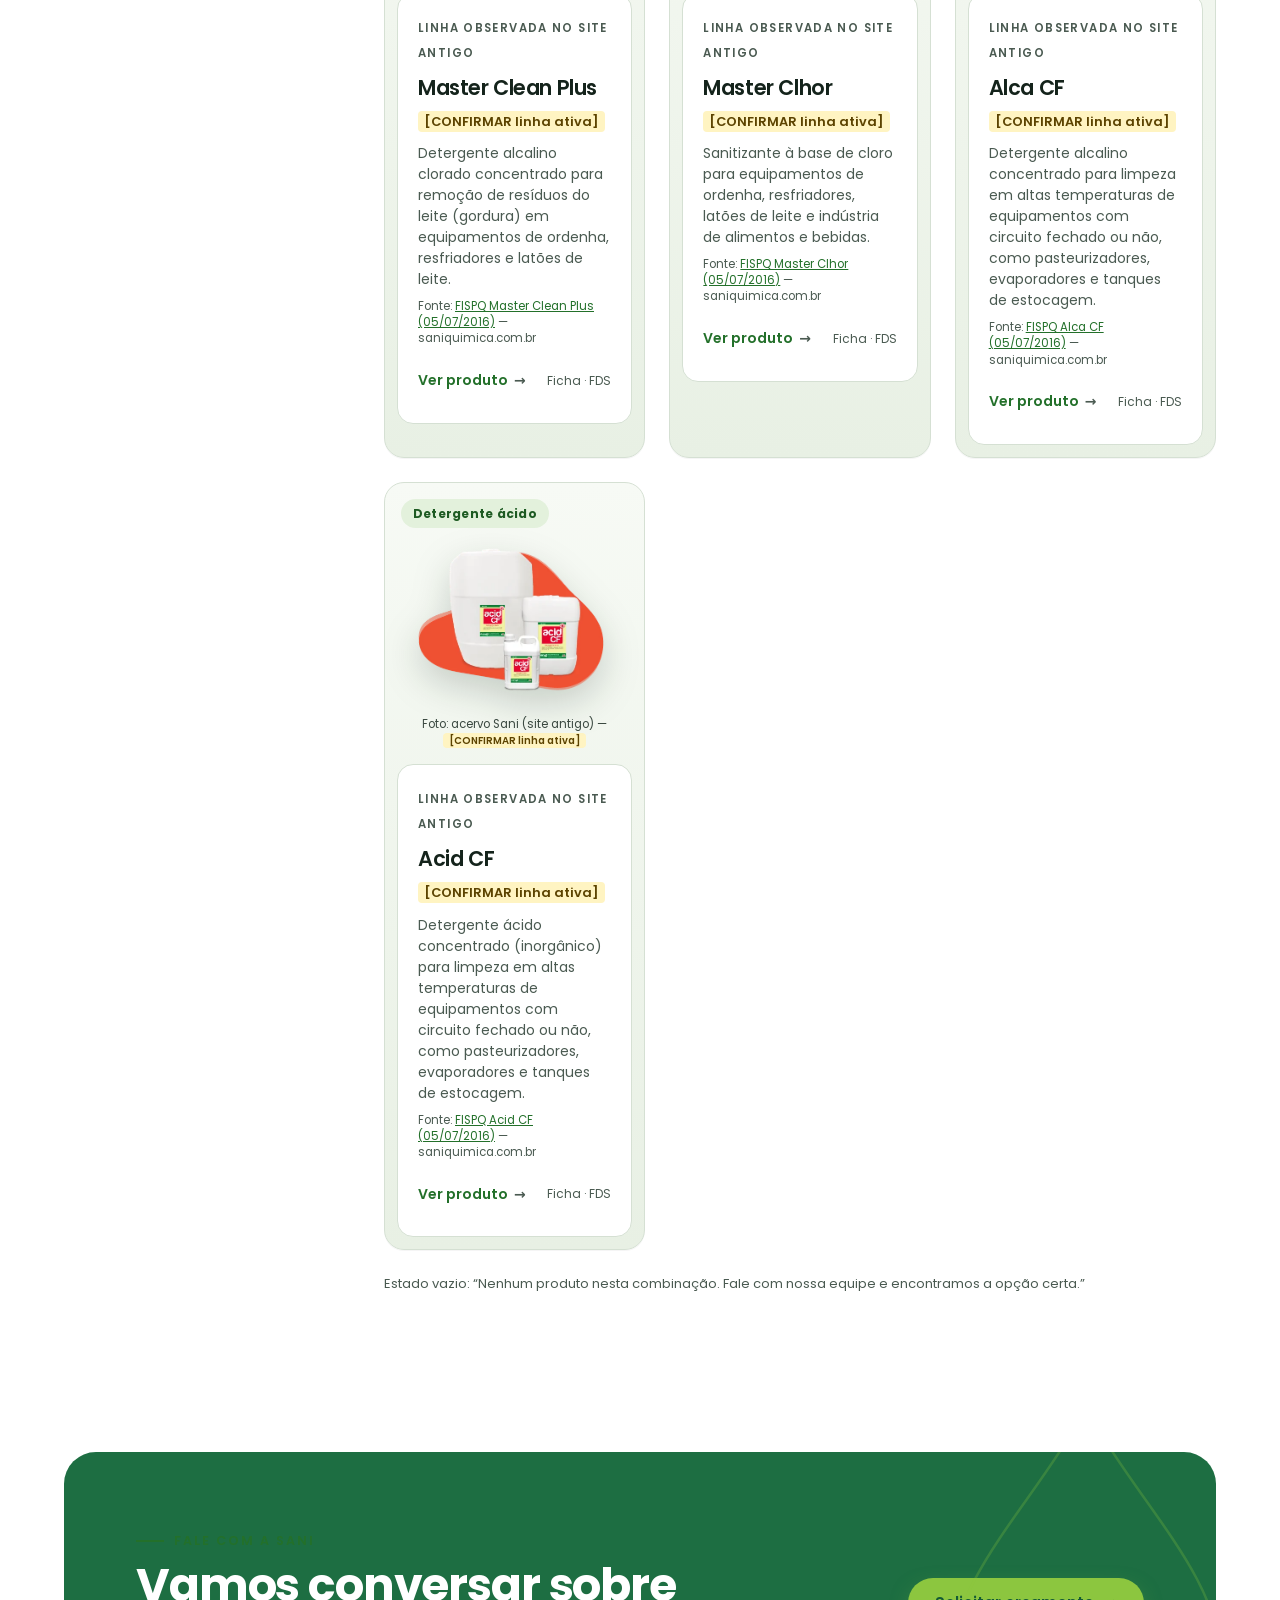
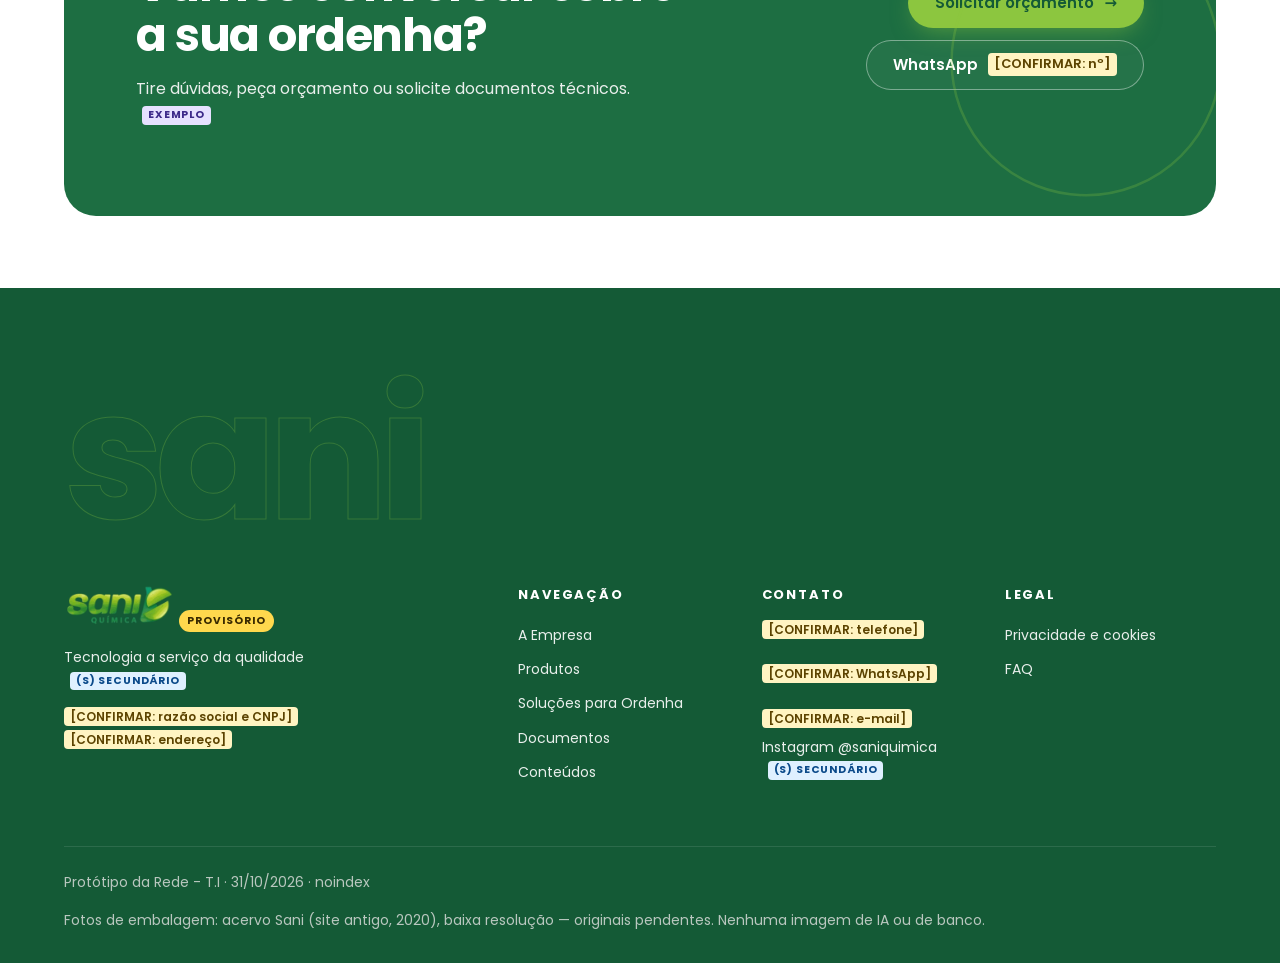
<file: catalogo.html>
<!doctype html><html lang="pt-BR" class="no-js"><head><meta charset="utf-8"><meta name="viewport" content="width=device-width,initial-scale=1,viewport-fit=cover"><meta name="robots" content="noindex,nofollow"><meta name="theme-color" content="#01150c">
<title>Produtos — Sani Química [PROTÓTIPO]</title><link rel="preload" href="assets/fonts/poppins-600.woff2" as="font" type="font/woff2" crossorigin><link rel="stylesheet" href="assets/style.css"></head><body>
<a class="skip" href="#conteudo">Pular para o conteúdo</a>
<div class="proto-banner" role="note">PROTÓTIPO PARA APROVAÇÃO — CONTEÚDO EXEMPLO · destaques amarelos aguardam confirmação da Sani</div>
<header class="site"><div class="container"><a class="logo" href="index.html"><img src="assets/logo-provisorio.png" alt="Sani Química (logo provisório)" width="117" height="42"></a><span class="tag-prov">PROVISÓRIO</span>
<nav class="main" id="menu" aria-label="Principal"><ul><li><a href="index.html">Início</a></li><li><a href="empresa.html">A Empresa</a></li><li><a href="catalogo.html" aria-current=page>Produtos</a></li><li><a href="solucoes.html">Soluções para Ordenha</a></li><li><a href="documentos.html">Documentos</a></li><li><a href="conteudos.html">Conteúdos</a></li><li><a href="faq.html">FAQ</a></li><li><a href="contato.html">Contato</a></li></ul><div class="menu-foot" hidden></div></nav>
<a class="btn btn-primary" href="contato.html">Solicitar orçamento</a><button class="menu-btn" aria-controls="menu" aria-expanded="false" aria-label="Abrir menu"><span></span></button></div></header>
<main id="conteudo"><section class="hero sub"><svg class="hero-line" viewBox="0 0 1440 560" preserveAspectRatio="xMidYMid slice" aria-hidden="true"><defs><linearGradient id="lg" x1="0" x2="1"><stop offset="0" stop-color="#0d4f2c"/><stop offset=".55" stop-color="#2f8a32"/><stop offset="1" stop-color="#8cc63f"/></linearGradient></defs>
<path class="draw" stroke="url(#lg)" stroke-width="2" d="M-40 436.8 C 260 347.2, 420 532.0, 700 392.0 S 1100 112.0, 1180 235.2 C 1240 324.79999999999995, 1150 392.0, 1100 324.79999999999995 C 1060 257.6, 1180 168.0, 1480 201.6"/>
<path class="draw" stroke="rgba(233,239,236,.18)" stroke-width="1" style="animation-delay:.8s" d="M-40 481.59999999999997 C 300 392.0, 500 560.0, 760 436.8 S 1150 179.20000000000002, 1480 280.0"/>
<g class="drop" transform="translate(1180 78.4)"><path d="M0 0 C 14 22, 30 40, 30 58 A 30 30 0 0 1 -30 58 C -30 40, -14 22, 0 0Z" fill="none" stroke="#8cc63f" stroke-width="1.6"/><circle cx="-8" cy="56" r="6" fill="#e9efec" opacity=".8"/></g></svg><div class="container"><div class="copy"><nav class="breadcrumb" aria-label="Trilha"><a href="index.html">Início</a> › Produtos</nav><span class="eyebrow">Catálogo</span><h1>Produtos</h1><p class="sub">Higiene dos tetos antes e depois da ordenha. Escolha o produto e consulte a documentação completa. <span class="ex">EXEMPLO</span></p></div></div></section>
<section class="tight"><div class="container layout-catalog"><div class="scrim" data-sheet="close"></div><aside class="filters" aria-label="Filtros"><div class="sheet-head"><strong>Filtrar</strong><button class="btn btn-secondary" style="min-height:44px;padding:8px 16px" data-sheet="close">Fechar</button></div><form>
<fieldset><legend>Aplicação</legend><label><input type="checkbox"> ● Pré-dipping</label><label><input type="checkbox"> Limpeza e sanitização de equipamentos</label></fieldset>
<fieldset><legend>Linha</legend><label><input type="checkbox"> Linha <span class="ph">[CONFIRMAR]</span></label><label><input type="checkbox"> Linha <span class="ph">[CONFIRMAR]</span></label></fieldset>
<fieldset><legend>Documento disponível</legend><label><input type="checkbox"> Ficha técnica</label><label><input type="checkbox"> FDS</label></fieldset>
<label for="q">Buscar</label><input id="q" type="search" placeholder="Nome do produto" style="width:100%;margin-top:6px"></form><div class="sheet-foot"><button class="btn btn-secondary" type="button">Limpar</button><button class="btn btn-primary" type="button" data-sheet="close">Ver resultados</button></div></aside>
<div><div class="chips"><button class="btn btn-dark filter-open" data-sheet="open" style="min-height:44px">Filtros (1)</button><span class="chip">13 produtos do site antigo <span class="ph">[CONFIRMAR: linhas ativas]</span></span></div><div class="pgrid cat" style="grid-template-columns:repeat(auto-fill,minmax(250px,1fr))"><article class="pcard v2 reveal" style="transition-delay:0ms"><figure class="pshot"><img src="assets/img/active-oxy.webp" alt="Embalagens Active Oxy (bombona, balde e frasco) — foto do site antigo" width="525" height="375" loading="lazy" decoding="async"><figcaption>Foto: acervo Sani (site antigo) — <span class="ph">[CONFIRMAR linha ativa]</span></figcaption></figure><div class="pill"><span class="badge badge-pre">● Pré-dipping</span></div><div class="glass"><span class="family">Linha observada no site antigo</span><h3>Active Oxy <span class="ph ph-sm">[CONFIRMAR linha ativa]</span></h3><p class="pdesc">Solução de limpeza e higienização para tetos, à base de peróxido de hidrogênio, desenvolvida para a etapa antes da ordenha (pré-dipping). Espumante e pronto para uso.</p><p class="fonte">Fonte: <a href="https://saniquimica.com.br/wp-content/uploads/2020/08/ACTIVE-OXY.pdf" rel="noopener">FISPQ Active Oxy (05/02/2018)</a> — saniquimica.com.br</p><div class="row"><a class="stretch" href="produto.html" aria-label="Ver produto Active Oxy">Ver produto <span class="arr" aria-hidden="true">→</span></a><span style="font-size:12px;color:#b9c7bf">Ficha · FDS</span></div></div></article><article class="pcard v2 reveal" style="transition-delay:80ms"><figure class="pshot"><img src="assets/img/latic-san.webp" alt="Embalagens Latic San (bombona, balde e frasco) — foto do site antigo" width="525" height="375" loading="lazy" decoding="async"><figcaption>Foto: acervo Sani (site antigo) — <span class="ph">[CONFIRMAR linha ativa]</span></figcaption></figure><div class="pill"><span class="badge badge-pre">● Pré-dipping</span></div><div class="glass"><span class="family">Linha observada no site antigo</span><h3>Latic San <span class="ph ph-sm">[CONFIRMAR linha ativa]</span></h3><p class="pdesc">Higienizador de tetos pronto para uso, à base de ácido lático, clorexidina e peracético, para a higienização dos tetos antes da ordenha. Espumante.</p><p class="fonte">Fonte: <a href="https://saniquimica.com.br/wp-content/uploads/2020/08/LATIC-SAN.pdf" rel="noopener">FISPQ Latic San (28/03/2017)</a> — saniquimica.com.br</p><div class="row"><a class="stretch" href="produto.html" aria-label="Ver produto Latic San">Ver produto <span class="arr" aria-hidden="true">→</span></a><span style="font-size:12px;color:#b9c7bf">Ficha · FDS</span></div></div></article><article class="pcard v2 reveal" style="transition-delay:160ms"><figure class="pshot"><img src="assets/img/master-iodo.webp" alt="Embalagens Master Iodo (bombona, balde e frasco) — foto do site antigo" width="525" height="375" loading="lazy" decoding="async"><figcaption>Foto: acervo Sani (site antigo) — <span class="ph">[CONFIRMAR linha ativa]</span></figcaption></figure><div class="pill"><span class="badge badge-pre">● Pré-dipping</span></div><div class="glass"><span class="family">Linha observada no site antigo</span><h3>Master Iodo <span class="ph ph-sm">[CONFIRMAR linha ativa]</span></h3><p class="pdesc">Higienizador de tetos pronto para uso, à base de iodo, para a higienização dos tetos antes da ordenha.</p><p class="fonte">Fonte: <a href="https://saniquimica.com.br/wp-content/uploads/2020/08/MASTER-IODO.pdf" rel="noopener">FISPQ Master Iodo (28/03/2017)</a> — saniquimica.com.br</p><div class="row"><a class="stretch" href="produto.html" aria-label="Ver produto Master Iodo">Ver produto <span class="arr" aria-hidden="true">→</span></a><span style="font-size:12px;color:#b9c7bf">Ficha · FDS</span></div></div></article><article class="pcard v2 reveal" style="transition-delay:0ms"><figure class="pshot"><img src="assets/img/sani-ox.webp" alt="Embalagens Sani Ox (bombona, balde e frasco) — foto do site antigo" width="525" height="375" loading="lazy" decoding="async"><figcaption>Foto: acervo Sani (site antigo) — <span class="ph">[CONFIRMAR linha ativa]</span></figcaption></figure><div class="pill"><span class="badge badge-eq">Sanitizante · equipamentos</span></div><div class="glass"><span class="family">Linha observada no site antigo</span><h3>Sani Ox <span class="ph ph-sm">[CONFIRMAR linha ativa]</span></h3><p class="pdesc">Sanitizante à base de ácido peracético para superfícies, utensílios e equipamentos de ordenha, resfriadores, latões de leite e circuitos CIP.</p><p class="fonte">Fonte: <a href="https://saniquimica.com.br/wp-content/uploads/2020/08/SANI-OX.pdf" rel="noopener">FISPQ Sani Ox (rev. 01, 17/10/2018)</a> — saniquimica.com.br</p><div class="row"><a class="stretch" href="produto.html" aria-label="Ver produto Sani Ox">Ver produto <span class="arr" aria-hidden="true">→</span></a><span style="font-size:12px;color:#b9c7bf">Ficha · FDS</span></div></div></article><article class="pcard v2 reveal" style="transition-delay:80ms"><figure class="pshot"><img src="assets/img/master-clean.webp" alt="Embalagens Master Clean (bombona, balde e frasco) — foto do site antigo" width="525" height="375" loading="lazy" decoding="async"><figcaption>Foto: acervo Sani (site antigo) — <span class="ph">[CONFIRMAR linha ativa]</span></figcaption></figure><div class="pill"><span class="badge badge-eq">Detergente alcalino</span></div><div class="glass"><span class="family">Linha observada no site antigo</span><h3>Master Clean <span class="ph ph-sm">[CONFIRMAR linha ativa]</span></h3><p class="pdesc">Detergente alcalino clorado para remoção de resíduos do leite (gordura) em equipamentos de ordenha, resfriadores e latões de leite.</p><p class="fonte">Fonte: <a href="https://saniquimica.com.br/wp-content/uploads/2020/08/MASTER-CLEAN.pdf" rel="noopener">FISPQ Master Clean (05/07/2016)</a> — saniquimica.com.br</p><div class="row"><a class="stretch" href="produto.html" aria-label="Ver produto Master Clean">Ver produto <span class="arr" aria-hidden="true">→</span></a><span style="font-size:12px;color:#b9c7bf">Ficha · FDS</span></div></div></article><article class="pcard v2 reveal" style="transition-delay:160ms"><figure class="pshot"><img src="assets/img/master-camp.webp" alt="Embalagens Master Camp (bombona, balde e frasco) — foto do site antigo" width="525" height="375" loading="lazy" decoding="async"><figcaption>Foto: acervo Sani (site antigo) — <span class="ph">[CONFIRMAR linha ativa]</span></figcaption></figure><div class="pill"><span class="badge badge-eq">Detergente alcalino</span></div><div class="glass"><span class="family">Linha observada no site antigo</span><h3>Master Camp <span class="ph ph-sm">[CONFIRMAR linha ativa]</span></h3><p class="pdesc">Detergente alcalino concentrado não clorado para remoção de resíduos do leite (gordura) em tanques, carros-tanque e equipamentos. Indicado para limpeza manual.</p><p class="fonte">Fonte: <a href="https://saniquimica.com.br/wp-content/uploads/2020/08/MASTER-CAMP.pdf" rel="noopener">FISPQ Master Camp (05/07/2016)</a> — saniquimica.com.br</p><div class="row"><a class="stretch" href="produto.html" aria-label="Ver produto Master Camp">Ver produto <span class="arr" aria-hidden="true">→</span></a><span style="font-size:12px;color:#b9c7bf">Ficha · FDS</span></div></div></article><article class="pcard v2 reveal" style="transition-delay:0ms"><figure class="pshot"><img src="assets/img/master-acid.webp" alt="Embalagens Master Acid (bombona, balde e frasco) — foto do site antigo" width="525" height="375" loading="lazy" decoding="async"><figcaption>Foto: acervo Sani (site antigo) — <span class="ph">[CONFIRMAR linha ativa]</span></figcaption></figure><div class="pill"><span class="badge badge-eq">Detergente ácido</span></div><div class="glass"><span class="family">Linha observada no site antigo</span><h3>Master Acid <span class="ph ph-sm">[CONFIRMAR linha ativa]</span></h3><p class="pdesc">Detergente ácido para remoção de minerais (pedra do leite) e biofilmes em equipamentos de ordenha, resfriadores e latões de leite.</p><p class="fonte">Fonte: <a href="https://saniquimica.com.br/wp-content/uploads/2020/08/MASTER-ACID.pdf" rel="noopener">FISPQ Master Acid (05/07/2016)</a> — saniquimica.com.br</p><div class="row"><a class="stretch" href="produto.html" aria-label="Ver produto Master Acid">Ver produto <span class="arr" aria-hidden="true">→</span></a><span style="font-size:12px;color:#b9c7bf">Ficha · FDS</span></div></div></article><article class="pcard v2 reveal" style="transition-delay:80ms"><figure class="pshot"><img src="assets/img/sq-1000.webp" alt="Embalagens SQ-1000 (bombona, balde e frasco) — foto do site antigo" width="525" height="375" loading="lazy" decoding="async"><figcaption>Foto: acervo Sani (site antigo) — <span class="ph">[CONFIRMAR linha ativa]</span></figcaption></figure><div class="pill"><span class="badge badge-eq">Detergente neutro</span></div><div class="glass"><span class="family">Linha observada no site antigo</span><h3>SQ-1000 <span class="ph ph-sm">[CONFIRMAR linha ativa]</span></h3><p class="pdesc">Detergente neutro concentrado para limpeza manual de superfícies internas e externas, como piso, paredes e equipamentos da indústria do leite e de alimentos.</p><p class="fonte">Fonte: <a href="https://saniquimica.com.br/wp-content/uploads/2020/08/SQ-1000.pdf" rel="noopener">FISPQ SQ 1000 (05/07/2016)</a> — saniquimica.com.br</p><div class="row"><a class="stretch" href="produto.html" aria-label="Ver produto SQ-1000">Ver produto <span class="arr" aria-hidden="true">→</span></a><span style="font-size:12px;color:#b9c7bf">Ficha · FDS</span></div></div></article><article class="pcard v2 reveal" style="transition-delay:160ms"><figure class="pshot"><img src="assets/img/master-acid-plus.webp" alt="Embalagens Master Acid Plus (bombona, balde e frasco) — foto do site antigo" width="525" height="375" loading="lazy" decoding="async"><figcaption>Foto: acervo Sani (site antigo) — <span class="ph">[CONFIRMAR linha ativa]</span></figcaption></figure><div class="pill"><span class="badge badge-eq">Detergente ácido</span></div><div class="glass"><span class="family">Linha observada no site antigo</span><h3>Master Acid Plus <span class="ph ph-sm">[CONFIRMAR linha ativa]</span></h3><p class="pdesc">Detergente ácido concentrado para remoção de minerais (pedra do leite) e biofilmes em equipamentos de ordenha, resfriadores e latões de leite.</p><p class="fonte">Fonte: <a href="https://saniquimica.com.br/wp-content/uploads/2020/08/MASTER-ACID-PLUS.pdf" rel="noopener">FISPQ Master Acid Plus (05/07/2016)</a> — saniquimica.com.br</p><div class="row"><a class="stretch" href="produto.html" aria-label="Ver produto Master Acid Plus">Ver produto <span class="arr" aria-hidden="true">→</span></a><span style="font-size:12px;color:#b9c7bf">Ficha · FDS</span></div></div></article><article class="pcard v2 reveal" style="transition-delay:0ms"><figure class="pshot"><img src="assets/img/master-clean-plus.webp" alt="Embalagens Master Clean Plus (bombona, balde e frasco) — foto do site antigo" width="525" height="375" loading="lazy" decoding="async"><figcaption>Foto: acervo Sani (site antigo) — <span class="ph">[CONFIRMAR linha ativa]</span></figcaption></figure><div class="pill"><span class="badge badge-eq">Detergente alcalino</span></div><div class="glass"><span class="family">Linha observada no site antigo</span><h3>Master Clean Plus <span class="ph ph-sm">[CONFIRMAR linha ativa]</span></h3><p class="pdesc">Detergente alcalino clorado concentrado para remoção de resíduos do leite (gordura) em equipamentos de ordenha, resfriadores e latões de leite.</p><p class="fonte">Fonte: <a href="https://saniquimica.com.br/wp-content/uploads/2020/08/MASTER-CLEAN-PLUS.pdf" rel="noopener">FISPQ Master Clean Plus (05/07/2016)</a> — saniquimica.com.br</p><div class="row"><a class="stretch" href="produto.html" aria-label="Ver produto Master Clean Plus">Ver produto <span class="arr" aria-hidden="true">→</span></a><span style="font-size:12px;color:#b9c7bf">Ficha · FDS</span></div></div></article><article class="pcard v2 reveal" style="transition-delay:80ms"><figure class="pshot"><img src="assets/img/master-clhor.webp" alt="Embalagens Master Clhor (bombona, balde e frasco) — foto do site antigo" width="525" height="375" loading="lazy" decoding="async"><figcaption>Foto: acervo Sani (site antigo) — <span class="ph">[CONFIRMAR linha ativa]</span></figcaption></figure><div class="pill"><span class="badge badge-eq">Sanitizante · equipamentos</span></div><div class="glass"><span class="family">Linha observada no site antigo</span><h3>Master Clhor <span class="ph ph-sm">[CONFIRMAR linha ativa]</span></h3><p class="pdesc">Sanitizante à base de cloro para equipamentos de ordenha, resfriadores, latões de leite e indústria de alimentos e bebidas.</p><p class="fonte">Fonte: <a href="https://saniquimica.com.br/wp-content/uploads/2020/08/MASTER-CLHOR.pdf" rel="noopener">FISPQ Master Clhor (05/07/2016)</a> — saniquimica.com.br</p><div class="row"><a class="stretch" href="produto.html" aria-label="Ver produto Master Clhor">Ver produto <span class="arr" aria-hidden="true">→</span></a><span style="font-size:12px;color:#b9c7bf">Ficha · FDS</span></div></div></article><article class="pcard v2 reveal" style="transition-delay:160ms"><figure class="pshot"><img src="assets/img/alca-cf.webp" alt="Embalagens Alca CF (bombona, balde e frasco) — foto do site antigo" width="525" height="375" loading="lazy" decoding="async"><figcaption>Foto: acervo Sani (site antigo) — <span class="ph">[CONFIRMAR linha ativa]</span></figcaption></figure><div class="pill"><span class="badge badge-eq">Detergente alcalino</span></div><div class="glass"><span class="family">Linha observada no site antigo</span><h3>Alca CF <span class="ph ph-sm">[CONFIRMAR linha ativa]</span></h3><p class="pdesc">Detergente alcalino concentrado para limpeza em altas temperaturas de equipamentos com circuito fechado ou não, como pasteurizadores, evaporadores e tanques de estocagem.</p><p class="fonte">Fonte: <a href="https://saniquimica.com.br/wp-content/uploads/2020/08/ALCA-CF.pdf" rel="noopener">FISPQ Alca CF (05/07/2016)</a> — saniquimica.com.br</p><div class="row"><a class="stretch" href="produto.html" aria-label="Ver produto Alca CF">Ver produto <span class="arr" aria-hidden="true">→</span></a><span style="font-size:12px;color:#b9c7bf">Ficha · FDS</span></div></div></article><article class="pcard v2 reveal" style="transition-delay:0ms"><figure class="pshot"><img src="assets/img/acid-cf.webp" alt="Embalagens Acid CF (bombona, balde e frasco) — foto do site antigo" width="525" height="375" loading="lazy" decoding="async"><figcaption>Foto: acervo Sani (site antigo) — <span class="ph">[CONFIRMAR linha ativa]</span></figcaption></figure><div class="pill"><span class="badge badge-eq">Detergente ácido</span></div><div class="glass"><span class="family">Linha observada no site antigo</span><h3>Acid CF <span class="ph ph-sm">[CONFIRMAR linha ativa]</span></h3><p class="pdesc">Detergente ácido concentrado (inorgânico) para limpeza em altas temperaturas de equipamentos com circuito fechado ou não, como pasteurizadores, evaporadores e tanques de estocagem.</p><p class="fonte">Fonte: <a href="https://saniquimica.com.br/wp-content/uploads/2020/08/ACID-CF.pdf" rel="noopener">FISPQ Acid CF (05/07/2016)</a> — saniquimica.com.br</p><div class="row"><a class="stretch" href="produto.html" aria-label="Ver produto Acid CF">Ver produto <span class="arr" aria-hidden="true">→</span></a><span style="font-size:12px;color:#b9c7bf">Ficha · FDS</span></div></div></article></div>
<p class="hint" style="margin-top:24px">Estado vazio: “Nenhum produto nesta combinação. Fale com nossa equipe e encontramos a opção certa.”</p></div></div></section><section class="tight"><div class="container"><div class="cta-band reveal"><svg width="420" height="420" viewBox="0 0 100 100" aria-hidden="true"><path d="M50 4 C62 26 82 44 82 64 A32 32 0 0 1 18 64 C18 44 38 26 50 4Z" fill="none" stroke="#8cc63f" stroke-width=".6"/></svg><div><span class="eyebrow">Fale com a Sani</span><h2>Vamos conversar sobre a sua ordenha?</h2><p>Tire dúvidas, peça orçamento ou solicite documentos técnicos. <span class="ex">EXEMPLO</span></p></div><div class="ctas"><a class="btn btn-primary" href="contato.html">Solicitar orçamento <span class="arr" aria-hidden="true">→</span></a><a class="btn btn-ghost" href="#">WhatsApp <span class="ph">[CONFIRMAR: nº]</span></a></div></div></div></section></main>
<footer class="site"><div class="container"><p class="big-word" aria-hidden="true">sani</p><div class="cols"><div><img src="assets/logo-provisorio.png" alt="" style="height:40px;width:auto" loading="lazy"> <span class="tag-prov">PROVISÓRIO</span><p style="max-width:300px">Tecnologia a serviço da qualidade <span class="ex" style="background:#dff0ff;color:#0b4a8a">(S) SECUNDÁRIO</span></p><p><span class="ph">[CONFIRMAR: razão social e CNPJ]</span><br><span class="ph">[CONFIRMAR: endereço]</span></p></div>
<div><h4>Navegação</h4><a href="empresa.html">A Empresa</a><br><a href="catalogo.html">Produtos</a><br><a href="solucoes.html">Soluções para Ordenha</a><br><a href="documentos.html">Documentos</a><br><a href="conteudos.html">Conteúdos</a></div>
<div><h4>Contato</h4><span class="ph">[CONFIRMAR: telefone]</span><br><br><span class="ph">[CONFIRMAR: WhatsApp]</span><br><br><span class="ph">[CONFIRMAR: e-mail]</span><br><a href="#">Instagram @saniquimica <span class="ex" style="background:#dff0ff;color:#0b4a8a">(S) SECUNDÁRIO</span></a></div>
<div><h4>Legal</h4><a href="privacidade.html">Privacidade e cookies</a><br><a href="faq.html">FAQ</a></div></div>
<div class="legal"><span>Protótipo da Rede - T.I · 31/10/2026 · noindex</span><span>Fotos de embalagem: acervo Sani (site antigo, 2020), baixa resolução — originais pendentes. Nenhuma imagem de IA ou de banco.</span></div></div></footer>
<nav class="mbar" aria-label="Ações rápidas"><a href="#" aria-label="WhatsApp (número a confirmar)"><svg viewBox="0 0 24 24" fill="none" stroke="currentColor" stroke-width="1.8"><path d="M4 20l1.4-4A8 8 0 1 1 8 18.6z"/></svg>WhatsApp</a><a class="hl" href="contato.html"><svg viewBox="0 0 24 24" fill="none" stroke="currentColor" stroke-width="1.8"><path d="M5 3h10l4 4v14H5zM9 12h6M9 16h6"/></svg>Orçamento</a><a href="catalogo.html"><svg viewBox="0 0 24 24" fill="none" stroke="currentColor" stroke-width="1.8"><rect x="3" y="3" width="7" height="7" rx="2"/><rect x="14" y="3" width="7" height="7" rx="2"/><rect x="3" y="14" width="7" height="7" rx="2"/><rect x="14" y="14" width="7" height="7" rx="2"/></svg>Catálogo</a></nav>
<script src="assets/app.js" defer></script></body></html>
</file>
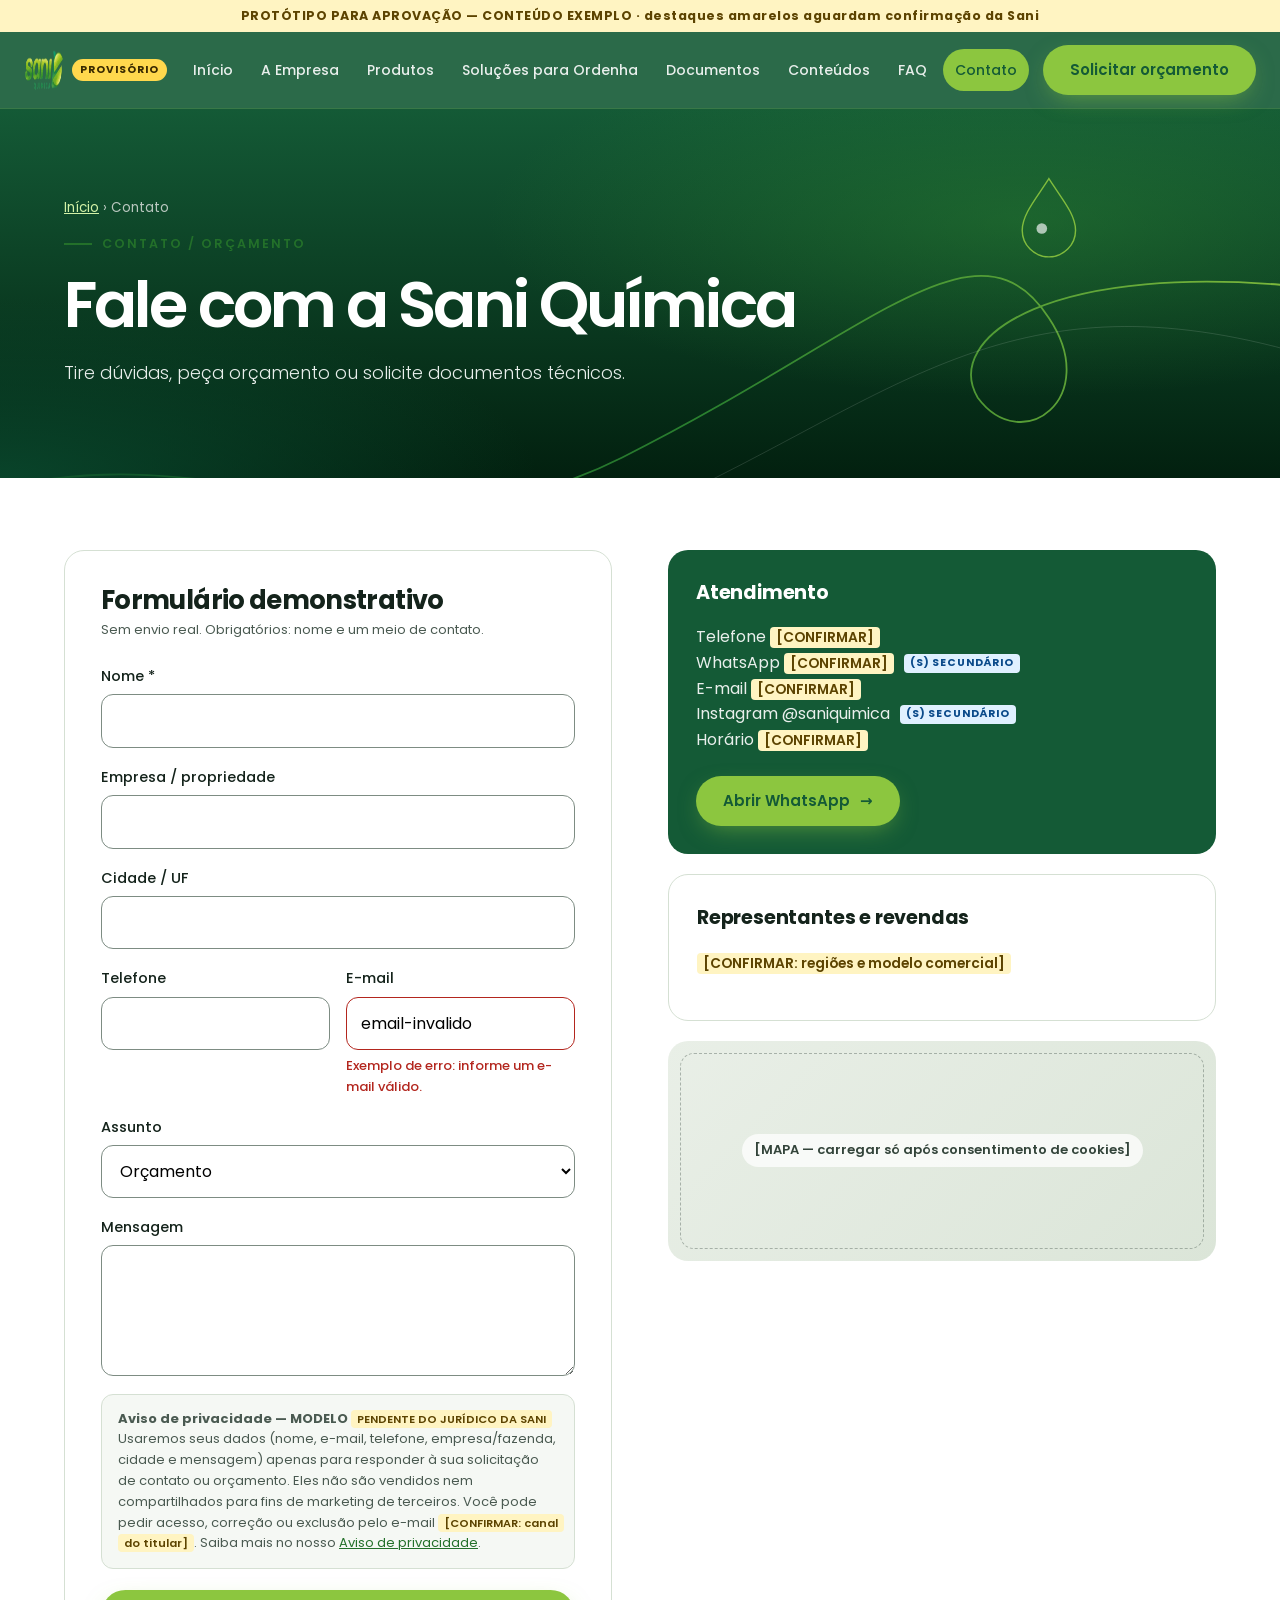
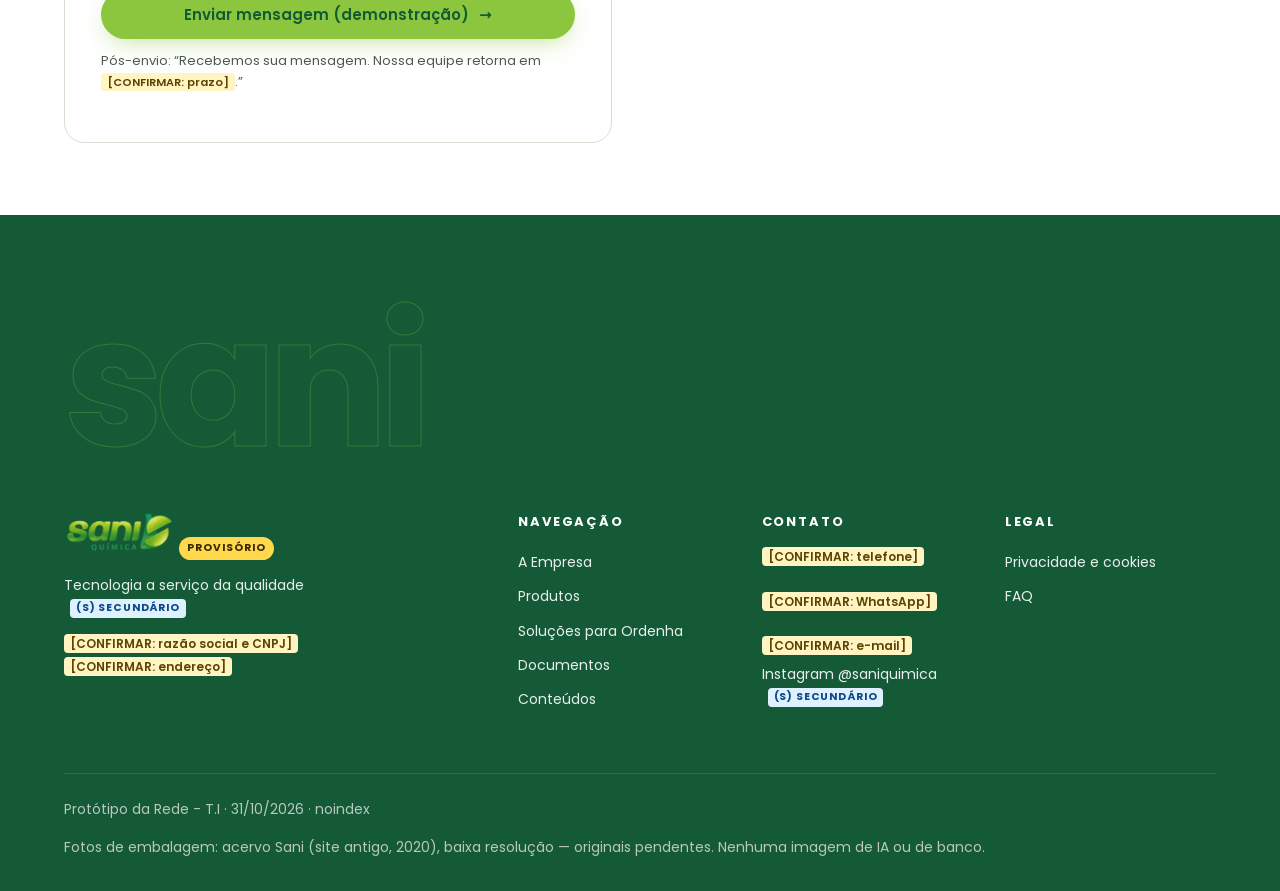
<file: contato.html>
<!doctype html><html lang="pt-BR" class="no-js"><head><meta charset="utf-8"><meta name="viewport" content="width=device-width,initial-scale=1,viewport-fit=cover"><meta name="robots" content="noindex,nofollow"><meta name="theme-color" content="#01150c">
<title>Contato — Sani Química [PROTÓTIPO]</title><link rel="preload" href="assets/fonts/poppins-600.woff2" as="font" type="font/woff2" crossorigin><link rel="stylesheet" href="assets/style.css"></head><body>
<a class="skip" href="#conteudo">Pular para o conteúdo</a>
<div class="proto-banner" role="note">PROTÓTIPO PARA APROVAÇÃO — CONTEÚDO EXEMPLO · destaques amarelos aguardam confirmação da Sani</div>
<header class="site"><div class="container"><a class="logo" href="index.html"><img src="assets/logo-provisorio.png" alt="Sani Química (logo provisório)" width="117" height="42"></a><span class="tag-prov">PROVISÓRIO</span>
<nav class="main" id="menu" aria-label="Principal"><ul><li><a href="index.html">Início</a></li><li><a href="empresa.html">A Empresa</a></li><li><a href="catalogo.html">Produtos</a></li><li><a href="solucoes.html">Soluções para Ordenha</a></li><li><a href="documentos.html">Documentos</a></li><li><a href="conteudos.html">Conteúdos</a></li><li><a href="faq.html">FAQ</a></li><li><a href="contato.html" aria-current=page>Contato</a></li></ul><div class="menu-foot" hidden></div></nav>
<a class="btn btn-primary" href="contato.html">Solicitar orçamento</a><button class="menu-btn" aria-controls="menu" aria-expanded="false" aria-label="Abrir menu"><span></span></button></div></header>
<main id="conteudo"><section class="hero sub"><svg class="hero-line" viewBox="0 0 1440 560" preserveAspectRatio="xMidYMid slice" aria-hidden="true"><defs><linearGradient id="lg" x1="0" x2="1"><stop offset="0" stop-color="#0d4f2c"/><stop offset=".55" stop-color="#2f8a32"/><stop offset="1" stop-color="#8cc63f"/></linearGradient></defs>
<path class="draw" stroke="url(#lg)" stroke-width="2" d="M-40 436.8 C 260 347.2, 420 532.0, 700 392.0 S 1100 112.0, 1180 235.2 C 1240 324.79999999999995, 1150 392.0, 1100 324.79999999999995 C 1060 257.6, 1180 168.0, 1480 201.6"/>
<path class="draw" stroke="rgba(233,239,236,.18)" stroke-width="1" style="animation-delay:.8s" d="M-40 481.59999999999997 C 300 392.0, 500 560.0, 760 436.8 S 1150 179.20000000000002, 1480 280.0"/>
<g class="drop" transform="translate(1180 78.4)"><path d="M0 0 C 14 22, 30 40, 30 58 A 30 30 0 0 1 -30 58 C -30 40, -14 22, 0 0Z" fill="none" stroke="#8cc63f" stroke-width="1.6"/><circle cx="-8" cy="56" r="6" fill="#e9efec" opacity=".8"/></g></svg><div class="container"><div class="copy"><nav class="breadcrumb" aria-label="Trilha"><a href="index.html">Início</a> › Contato</nav><span class="eyebrow">Contato / Orçamento</span><h1>Fale com a Sani Química</h1><p class="sub">Tire dúvidas, peça orçamento ou solicite documentos técnicos.</p></div></div></section>
<section class="tight"><div class="container grid g2" style="gap:56px;align-items:start"><form class="card reveal" onsubmit="return false" style="padding:36px"><h2 style="font-size:1.6rem;margin:0 0 6px">Formulário demonstrativo</h2><p class="hint" style="margin:0 0 24px">Sem envio real. Obrigatórios: nome e um meio de contato.</p>
<div class="field"><label for="n">Nome *</label><input id="n" required autocomplete="name"></div><div class="field"><label for="e">Empresa / propriedade</label><input id="e"></div><div class="field"><label for="c">Cidade / UF</label><input id="c"></div>
<div class="grid g2" style="gap:16px"><div class="field"><label for="t">Telefone</label><input id="t" type="tel" autocomplete="tel"></div><div class="field"><label for="em">E-mail</label><input id="em" class="is-error" type="email" value="email-invalido" aria-describedby="em-err" aria-invalid="true"><span class="err" id="em-err">Exemplo de erro: informe um e-mail válido.</span></div></div>
<div class="field"><label for="s">Assunto</label><select id="s"><option>Orçamento</option><option>Dúvida técnica</option><option>Solicitar documento</option><option>Outro</option></select></div><div class="field"><label for="m">Mensagem</label><textarea id="m" rows="4"></textarea></div>
<p class="privacy-note"><strong>Aviso de privacidade — MODELO</strong> <span class="ph">PENDENTE DO JURÍDICO DA SANI</span><br>Usaremos seus dados (nome, e-mail, telefone, empresa/fazenda, cidade e mensagem) apenas para responder à sua solicitação de contato ou orçamento. Eles não são vendidos nem compartilhados para fins de marketing de terceiros. Você pode pedir acesso, correção ou exclusão pelo e-mail <span class="ph">[CONFIRMAR: canal do titular]</span>. Saiba mais no nosso <a href="privacidade.html">Aviso de privacidade</a>.</p>
<button class="btn btn-primary" type="submit" style="width:100%;margin-top:8px">Enviar mensagem (demonstração) <span class="arr" aria-hidden="true">→</span></button><p class="hint" style="margin-top:12px">Pós-envio: “Recebemos sua mensagem. Nossa equipe retorna em <span class="ph">[CONFIRMAR: prazo]</span>.”</p></form>
<div class="reveal"><div class="card" style="background:var(--c-bg-deep);color:var(--c-on-dark);border:0"><h3 style="color:#fff">Atendimento</h3><p>Telefone <span class="ph">[CONFIRMAR]</span><br>WhatsApp <span class="ph">[CONFIRMAR]</span> <span class="ex" style="background:#dff0ff;color:#0b4a8a">(S) SECUNDÁRIO</span><br>E-mail <span class="ph">[CONFIRMAR]</span><br>Instagram @saniquimica <span class="ex" style="background:#dff0ff;color:#0b4a8a">(S) SECUNDÁRIO</span><br>Horário <span class="ph">[CONFIRMAR]</span></p><a class="btn btn-primary" href="#" style="margin-top:8px">Abrir WhatsApp <span class="arr" aria-hidden="true">→</span></a></div>
<div class="card" style="margin-top:20px"><h3>Representantes e revendas</h3><p><span class="ph">[CONFIRMAR: regiões e modelo comercial]</span></p></div><div class="img-ph" style="margin-top:20px;min-height:220px"><span>[MAPA — carregar só após consentimento de cookies]</span></div></div></div></section></main>
<footer class="site"><div class="container"><p class="big-word" aria-hidden="true">sani</p><div class="cols"><div><img src="assets/logo-provisorio.png" alt="" style="height:40px;width:auto" loading="lazy"> <span class="tag-prov">PROVISÓRIO</span><p style="max-width:300px">Tecnologia a serviço da qualidade <span class="ex" style="background:#dff0ff;color:#0b4a8a">(S) SECUNDÁRIO</span></p><p><span class="ph">[CONFIRMAR: razão social e CNPJ]</span><br><span class="ph">[CONFIRMAR: endereço]</span></p></div>
<div><h4>Navegação</h4><a href="empresa.html">A Empresa</a><br><a href="catalogo.html">Produtos</a><br><a href="solucoes.html">Soluções para Ordenha</a><br><a href="documentos.html">Documentos</a><br><a href="conteudos.html">Conteúdos</a></div>
<div><h4>Contato</h4><span class="ph">[CONFIRMAR: telefone]</span><br><br><span class="ph">[CONFIRMAR: WhatsApp]</span><br><br><span class="ph">[CONFIRMAR: e-mail]</span><br><a href="#">Instagram @saniquimica <span class="ex" style="background:#dff0ff;color:#0b4a8a">(S) SECUNDÁRIO</span></a></div>
<div><h4>Legal</h4><a href="privacidade.html">Privacidade e cookies</a><br><a href="faq.html">FAQ</a></div></div>
<div class="legal"><span>Protótipo da Rede - T.I · 31/10/2026 · noindex</span><span>Fotos de embalagem: acervo Sani (site antigo, 2020), baixa resolução — originais pendentes. Nenhuma imagem de IA ou de banco.</span></div></div></footer>
<nav class="mbar" aria-label="Ações rápidas"><a href="#" aria-label="WhatsApp (número a confirmar)"><svg viewBox="0 0 24 24" fill="none" stroke="currentColor" stroke-width="1.8"><path d="M4 20l1.4-4A8 8 0 1 1 8 18.6z"/></svg>WhatsApp</a><a class="hl" href="contato.html"><svg viewBox="0 0 24 24" fill="none" stroke="currentColor" stroke-width="1.8"><path d="M5 3h10l4 4v14H5zM9 12h6M9 16h6"/></svg>Orçamento</a><a href="catalogo.html"><svg viewBox="0 0 24 24" fill="none" stroke="currentColor" stroke-width="1.8"><rect x="3" y="3" width="7" height="7" rx="2"/><rect x="14" y="3" width="7" height="7" rx="2"/><rect x="3" y="14" width="7" height="7" rx="2"/><rect x="14" y="14" width="7" height="7" rx="2"/></svg>Catálogo</a></nav>
<script src="assets/app.js" defer></script></body></html>
</file>
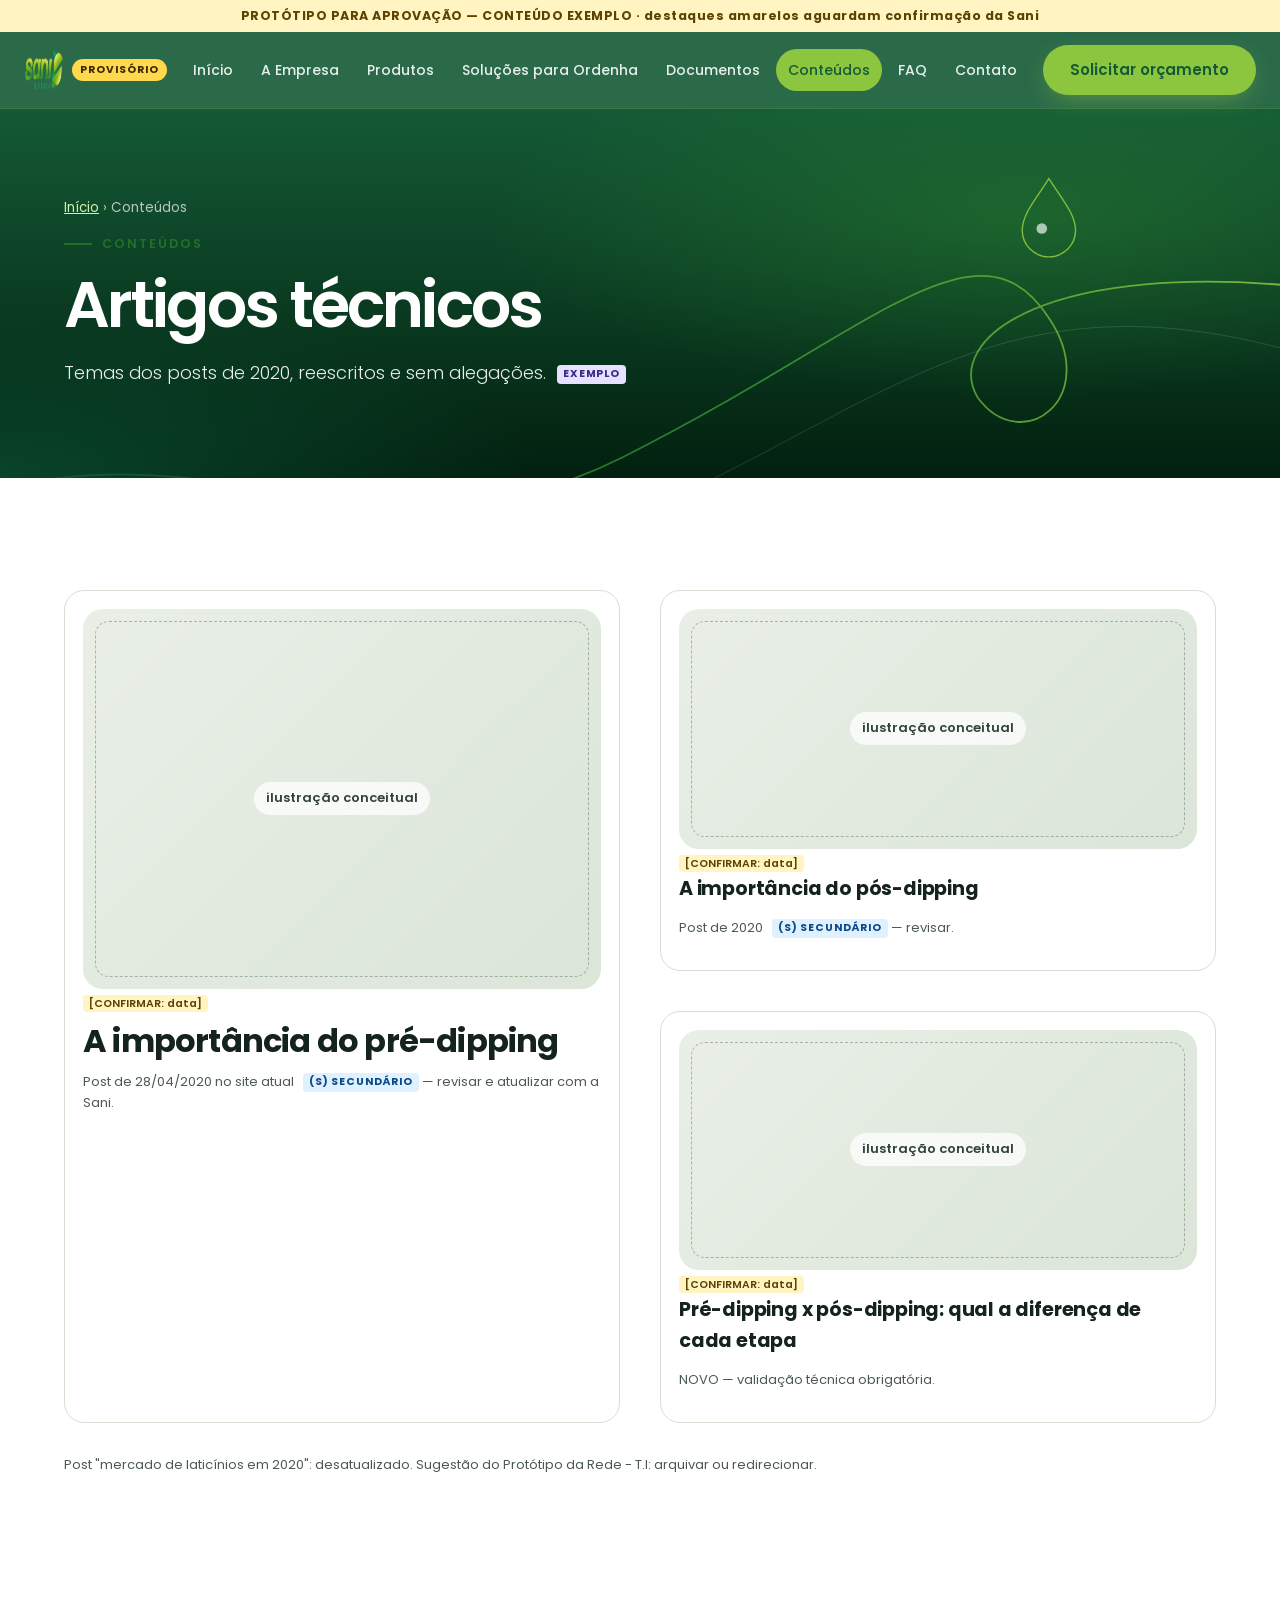
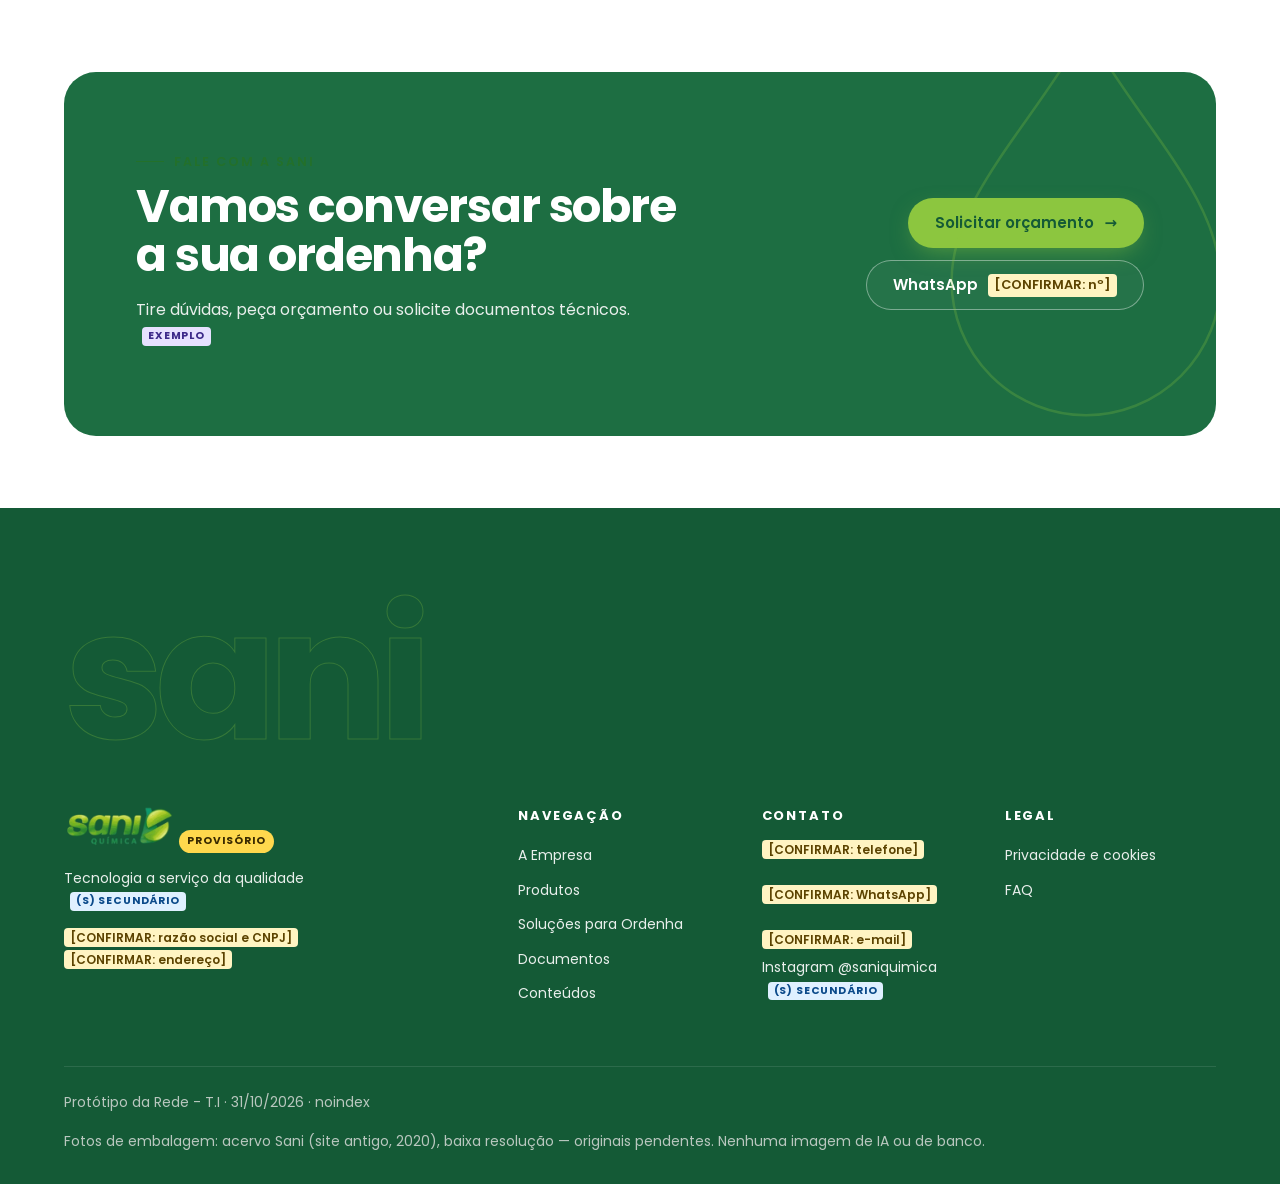
<file: conteudos.html>
<!doctype html><html lang="pt-BR" class="no-js"><head><meta charset="utf-8"><meta name="viewport" content="width=device-width,initial-scale=1,viewport-fit=cover"><meta name="robots" content="noindex,nofollow"><meta name="theme-color" content="#01150c">
<title>Conteúdos — Sani Química [PROTÓTIPO]</title><link rel="preload" href="assets/fonts/poppins-600.woff2" as="font" type="font/woff2" crossorigin><link rel="stylesheet" href="assets/style.css"></head><body>
<a class="skip" href="#conteudo">Pular para o conteúdo</a>
<div class="proto-banner" role="note">PROTÓTIPO PARA APROVAÇÃO — CONTEÚDO EXEMPLO · destaques amarelos aguardam confirmação da Sani</div>
<header class="site"><div class="container"><a class="logo" href="index.html"><img src="assets/logo-provisorio.png" alt="Sani Química (logo provisório)" width="117" height="42"></a><span class="tag-prov">PROVISÓRIO</span>
<nav class="main" id="menu" aria-label="Principal"><ul><li><a href="index.html">Início</a></li><li><a href="empresa.html">A Empresa</a></li><li><a href="catalogo.html">Produtos</a></li><li><a href="solucoes.html">Soluções para Ordenha</a></li><li><a href="documentos.html">Documentos</a></li><li><a href="conteudos.html" aria-current=page>Conteúdos</a></li><li><a href="faq.html">FAQ</a></li><li><a href="contato.html">Contato</a></li></ul><div class="menu-foot" hidden></div></nav>
<a class="btn btn-primary" href="contato.html">Solicitar orçamento</a><button class="menu-btn" aria-controls="menu" aria-expanded="false" aria-label="Abrir menu"><span></span></button></div></header>
<main id="conteudo"><section class="hero sub"><svg class="hero-line" viewBox="0 0 1440 560" preserveAspectRatio="xMidYMid slice" aria-hidden="true"><defs><linearGradient id="lg" x1="0" x2="1"><stop offset="0" stop-color="#0d4f2c"/><stop offset=".55" stop-color="#2f8a32"/><stop offset="1" stop-color="#8cc63f"/></linearGradient></defs>
<path class="draw" stroke="url(#lg)" stroke-width="2" d="M-40 436.8 C 260 347.2, 420 532.0, 700 392.0 S 1100 112.0, 1180 235.2 C 1240 324.79999999999995, 1150 392.0, 1100 324.79999999999995 C 1060 257.6, 1180 168.0, 1480 201.6"/>
<path class="draw" stroke="rgba(233,239,236,.18)" stroke-width="1" style="animation-delay:.8s" d="M-40 481.59999999999997 C 300 392.0, 500 560.0, 760 436.8 S 1150 179.20000000000002, 1480 280.0"/>
<g class="drop" transform="translate(1180 78.4)"><path d="M0 0 C 14 22, 30 40, 30 58 A 30 30 0 0 1 -30 58 C -30 40, -14 22, 0 0Z" fill="none" stroke="#8cc63f" stroke-width="1.6"/><circle cx="-8" cy="56" r="6" fill="#e9efec" opacity=".8"/></g></svg><div class="container"><div class="copy"><nav class="breadcrumb" aria-label="Trilha"><a href="index.html">Início</a> › Conteúdos</nav><span class="eyebrow">Conteúdos</span><h1>Artigos técnicos</h1><p class="sub">Temas dos posts de 2020, reescritos e sem alegações. <span class="ex">EXEMPLO</span></p></div></div></section>
<section><div class="container"><div class="grid g2" style="gap:40px"><a class="card post reveal" href="artigo.html" style="padding:18px;grid-row:span 2"><div class="img-ph" style="min-height:380px"><span>ilustração conceitual</span></div><time><span class="ph">[CONFIRMAR: data]</span></time><h2 style="font-size:2rem">A importância do pré-dipping</h2><p class="hint">Post de 28/04/2020 no site atual <span class="ex" style="background:#dff0ff;color:#0b4a8a">(S) SECUNDÁRIO</span> — revisar e atualizar com a Sani.</p></a>
<a class="card post reveal" href="artigo.html" style="padding:18px"><div class="img-ph"><span>ilustração conceitual</span></div><time><span class="ph">[CONFIRMAR: data]</span></time><h3>A importância do pós-dipping</h3><p class="hint">Post de 2020 <span class="ex" style="background:#dff0ff;color:#0b4a8a">(S) SECUNDÁRIO</span> — revisar.</p></a><a class="card post reveal" href="artigo.html" style="padding:18px"><div class="img-ph"><span>ilustração conceitual</span></div><time><span class="ph">[CONFIRMAR: data]</span></time><h3>Pré-dipping x pós-dipping: qual a diferença de cada etapa</h3><p class="hint">NOVO — validação técnica obrigatória.</p></a></div>
<p class="hint" style="margin-top:32px">Post "mercado de laticínios em 2020": desatualizado. Sugestão do Protótipo da Rede - T.I: arquivar ou redirecionar.</p></div></section><section class="tight"><div class="container"><div class="cta-band reveal"><svg width="420" height="420" viewBox="0 0 100 100" aria-hidden="true"><path d="M50 4 C62 26 82 44 82 64 A32 32 0 0 1 18 64 C18 44 38 26 50 4Z" fill="none" stroke="#8cc63f" stroke-width=".6"/></svg><div><span class="eyebrow">Fale com a Sani</span><h2>Vamos conversar sobre a sua ordenha?</h2><p>Tire dúvidas, peça orçamento ou solicite documentos técnicos. <span class="ex">EXEMPLO</span></p></div><div class="ctas"><a class="btn btn-primary" href="contato.html">Solicitar orçamento <span class="arr" aria-hidden="true">→</span></a><a class="btn btn-ghost" href="#">WhatsApp <span class="ph">[CONFIRMAR: nº]</span></a></div></div></div></section></main>
<footer class="site"><div class="container"><p class="big-word" aria-hidden="true">sani</p><div class="cols"><div><img src="assets/logo-provisorio.png" alt="" style="height:40px;width:auto" loading="lazy"> <span class="tag-prov">PROVISÓRIO</span><p style="max-width:300px">Tecnologia a serviço da qualidade <span class="ex" style="background:#dff0ff;color:#0b4a8a">(S) SECUNDÁRIO</span></p><p><span class="ph">[CONFIRMAR: razão social e CNPJ]</span><br><span class="ph">[CONFIRMAR: endereço]</span></p></div>
<div><h4>Navegação</h4><a href="empresa.html">A Empresa</a><br><a href="catalogo.html">Produtos</a><br><a href="solucoes.html">Soluções para Ordenha</a><br><a href="documentos.html">Documentos</a><br><a href="conteudos.html">Conteúdos</a></div>
<div><h4>Contato</h4><span class="ph">[CONFIRMAR: telefone]</span><br><br><span class="ph">[CONFIRMAR: WhatsApp]</span><br><br><span class="ph">[CONFIRMAR: e-mail]</span><br><a href="#">Instagram @saniquimica <span class="ex" style="background:#dff0ff;color:#0b4a8a">(S) SECUNDÁRIO</span></a></div>
<div><h4>Legal</h4><a href="privacidade.html">Privacidade e cookies</a><br><a href="faq.html">FAQ</a></div></div>
<div class="legal"><span>Protótipo da Rede - T.I · 31/10/2026 · noindex</span><span>Fotos de embalagem: acervo Sani (site antigo, 2020), baixa resolução — originais pendentes. Nenhuma imagem de IA ou de banco.</span></div></div></footer>
<nav class="mbar" aria-label="Ações rápidas"><a href="#" aria-label="WhatsApp (número a confirmar)"><svg viewBox="0 0 24 24" fill="none" stroke="currentColor" stroke-width="1.8"><path d="M4 20l1.4-4A8 8 0 1 1 8 18.6z"/></svg>WhatsApp</a><a class="hl" href="contato.html"><svg viewBox="0 0 24 24" fill="none" stroke="currentColor" stroke-width="1.8"><path d="M5 3h10l4 4v14H5zM9 12h6M9 16h6"/></svg>Orçamento</a><a href="catalogo.html"><svg viewBox="0 0 24 24" fill="none" stroke="currentColor" stroke-width="1.8"><rect x="3" y="3" width="7" height="7" rx="2"/><rect x="14" y="3" width="7" height="7" rx="2"/><rect x="3" y="14" width="7" height="7" rx="2"/><rect x="14" y="14" width="7" height="7" rx="2"/></svg>Catálogo</a></nav>
<script src="assets/app.js" defer></script></body></html>
</file>
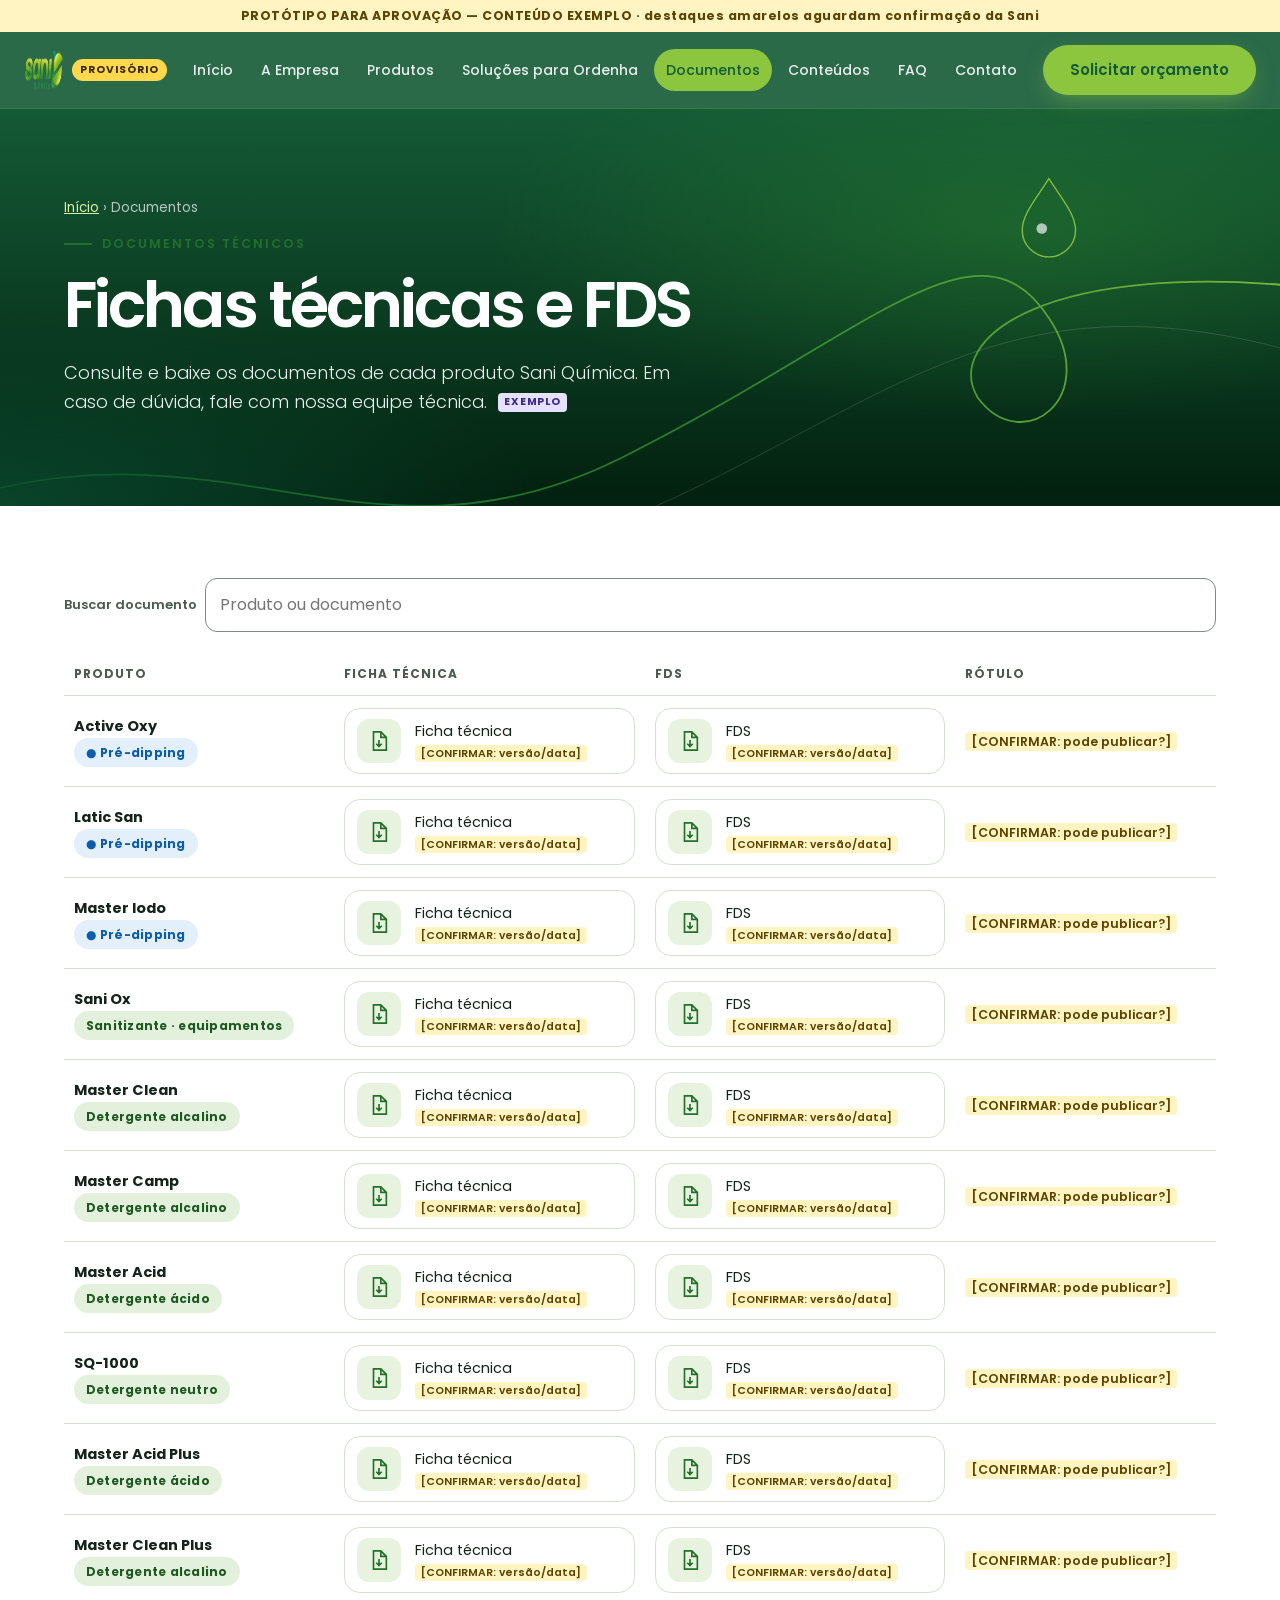
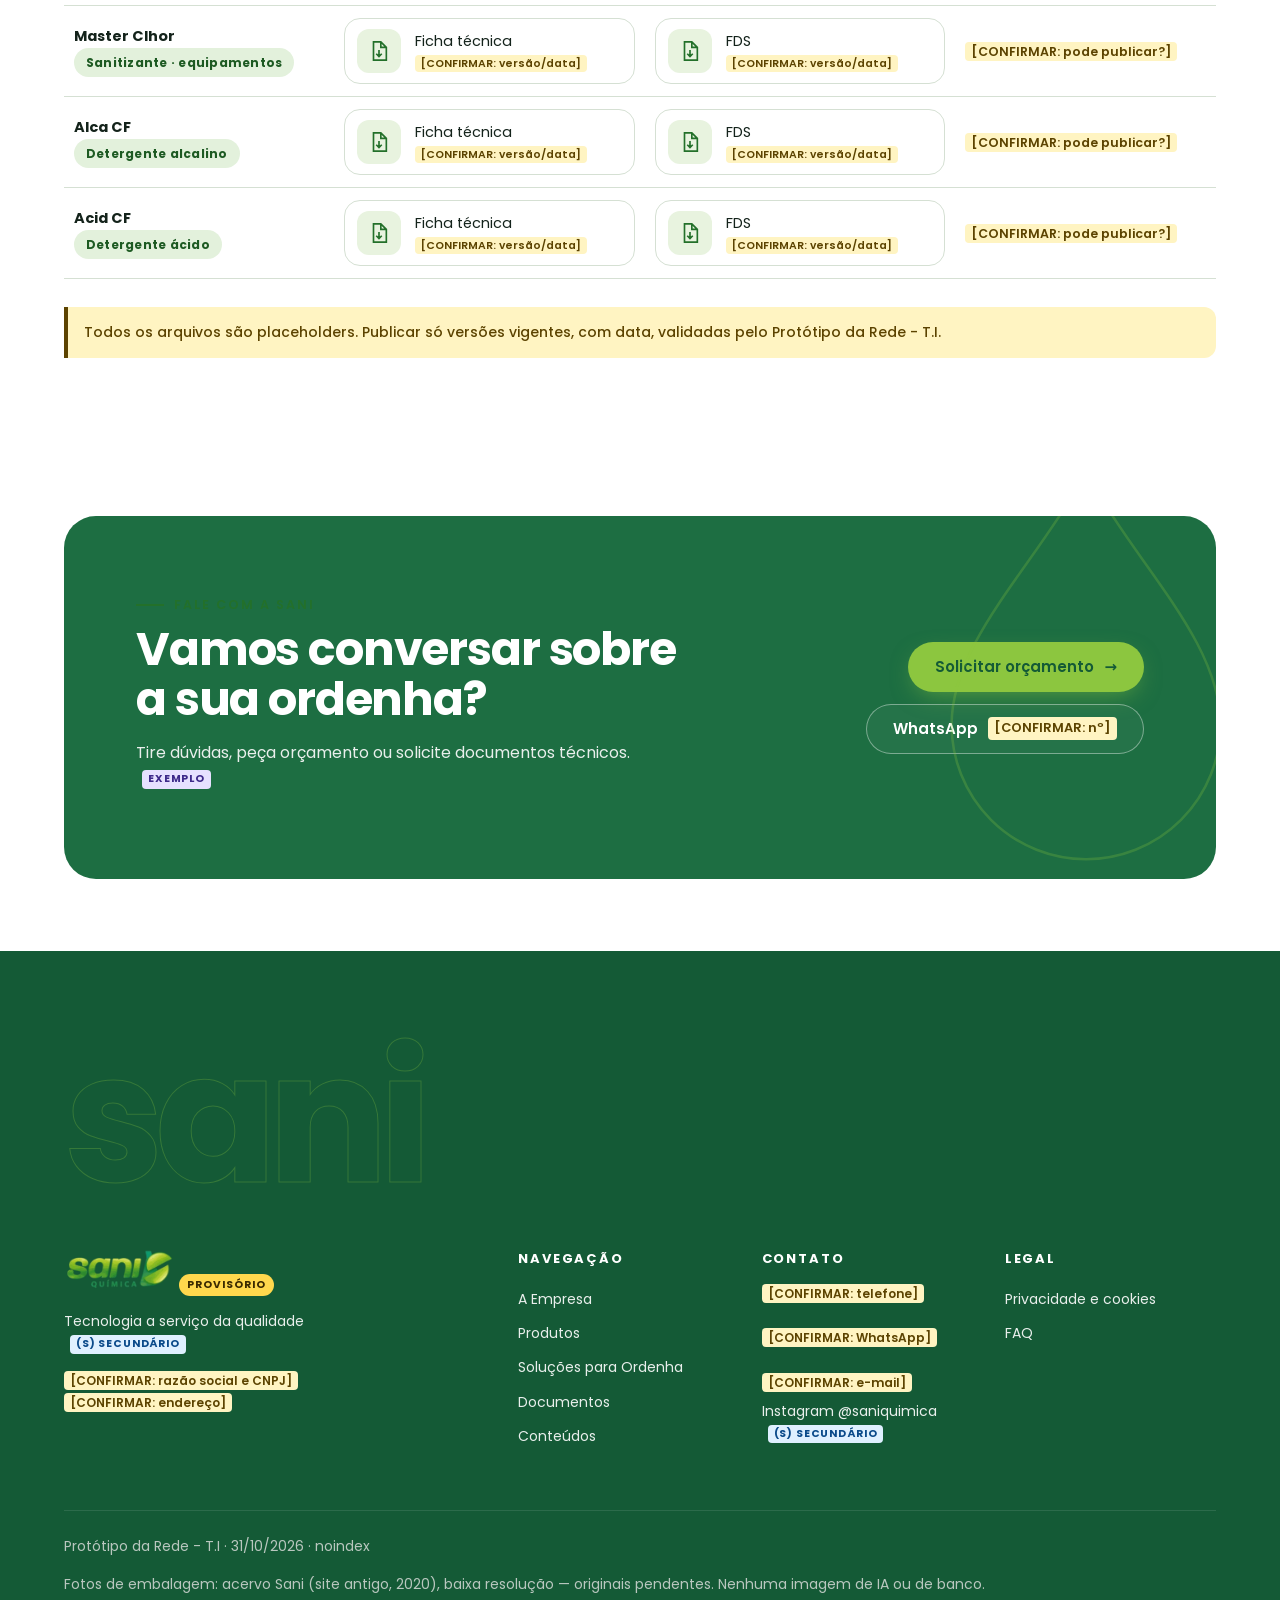
<file: documentos.html>
<!doctype html><html lang="pt-BR" class="no-js"><head><meta charset="utf-8"><meta name="viewport" content="width=device-width,initial-scale=1,viewport-fit=cover"><meta name="robots" content="noindex,nofollow"><meta name="theme-color" content="#01150c">
<title>Documentos técnicos — Sani Química [PROTÓTIPO]</title><link rel="preload" href="assets/fonts/poppins-600.woff2" as="font" type="font/woff2" crossorigin><link rel="stylesheet" href="assets/style.css"></head><body>
<a class="skip" href="#conteudo">Pular para o conteúdo</a>
<div class="proto-banner" role="note">PROTÓTIPO PARA APROVAÇÃO — CONTEÚDO EXEMPLO · destaques amarelos aguardam confirmação da Sani</div>
<header class="site"><div class="container"><a class="logo" href="index.html"><img src="assets/logo-provisorio.png" alt="Sani Química (logo provisório)" width="117" height="42"></a><span class="tag-prov">PROVISÓRIO</span>
<nav class="main" id="menu" aria-label="Principal"><ul><li><a href="index.html">Início</a></li><li><a href="empresa.html">A Empresa</a></li><li><a href="catalogo.html">Produtos</a></li><li><a href="solucoes.html">Soluções para Ordenha</a></li><li><a href="documentos.html" aria-current=page>Documentos</a></li><li><a href="conteudos.html">Conteúdos</a></li><li><a href="faq.html">FAQ</a></li><li><a href="contato.html">Contato</a></li></ul><div class="menu-foot" hidden></div></nav>
<a class="btn btn-primary" href="contato.html">Solicitar orçamento</a><button class="menu-btn" aria-controls="menu" aria-expanded="false" aria-label="Abrir menu"><span></span></button></div></header>
<main id="conteudo"><section class="hero sub"><svg class="hero-line" viewBox="0 0 1440 560" preserveAspectRatio="xMidYMid slice" aria-hidden="true"><defs><linearGradient id="lg" x1="0" x2="1"><stop offset="0" stop-color="#0d4f2c"/><stop offset=".55" stop-color="#2f8a32"/><stop offset="1" stop-color="#8cc63f"/></linearGradient></defs>
<path class="draw" stroke="url(#lg)" stroke-width="2" d="M-40 436.8 C 260 347.2, 420 532.0, 700 392.0 S 1100 112.0, 1180 235.2 C 1240 324.79999999999995, 1150 392.0, 1100 324.79999999999995 C 1060 257.6, 1180 168.0, 1480 201.6"/>
<path class="draw" stroke="rgba(233,239,236,.18)" stroke-width="1" style="animation-delay:.8s" d="M-40 481.59999999999997 C 300 392.0, 500 560.0, 760 436.8 S 1150 179.20000000000002, 1480 280.0"/>
<g class="drop" transform="translate(1180 78.4)"><path d="M0 0 C 14 22, 30 40, 30 58 A 30 30 0 0 1 -30 58 C -30 40, -14 22, 0 0Z" fill="none" stroke="#8cc63f" stroke-width="1.6"/><circle cx="-8" cy="56" r="6" fill="#e9efec" opacity=".8"/></g></svg><div class="container"><div class="copy"><nav class="breadcrumb" aria-label="Trilha"><a href="index.html">Início</a> › Documentos</nav><span class="eyebrow">Documentos técnicos</span><h1>Fichas técnicas e FDS</h1><p class="sub">Consulte e baixe os documentos de cada produto Sani Química. Em caso de dúvida, fale com nossa equipe técnica. <span class="ex">EXEMPLO</span></p></div></div></section>
<section class="tight"><div class="container"><div class="chips reveal"><label for="dq" class="hint" style="font-weight:600">Buscar documento</label><input id="dq" type="search" placeholder="Produto ou documento" style="flex:1;min-width:220px"></div>
<div class="reveal" style="overflow-x:auto"><table class="docs" style="min-width:720px"><thead><tr><th>Produto</th><th>Ficha técnica</th><th>FDS</th><th>Rótulo</th></tr></thead><tbody><tr><td><strong>Active Oxy</strong><br><span class="badge badge-pre">● Pré-dipping</span></td><td><a class="doc" href="#" style="min-height:52px;padding:10px 12px"><span class="ic"><svg width="22" height="22" viewBox="0 0 24 24" fill="none" stroke="#23702a" stroke-width="1.8" aria-hidden="true"><path d="M6 2h8l6 6v14H6zM14 2v6h6M12 11v7m-3-3 3 3 3-3"/></svg></span><span>Ficha técnica<small><span class="ph">[CONFIRMAR: versão/data]</span></small></span></a></td><td><a class="doc" href="#" style="min-height:52px;padding:10px 12px"><span class="ic"><svg width="22" height="22" viewBox="0 0 24 24" fill="none" stroke="#23702a" stroke-width="1.8" aria-hidden="true"><path d="M6 2h8l6 6v14H6zM14 2v6h6M12 11v7m-3-3 3 3 3-3"/></svg></span><span>FDS<small><span class="ph">[CONFIRMAR: versão/data]</span></small></span></a></td><td><span class="ph">[CONFIRMAR: pode publicar?]</span></td></tr><tr><td><strong>Latic San</strong><br><span class="badge badge-pre">● Pré-dipping</span></td><td><a class="doc" href="#" style="min-height:52px;padding:10px 12px"><span class="ic"><svg width="22" height="22" viewBox="0 0 24 24" fill="none" stroke="#23702a" stroke-width="1.8" aria-hidden="true"><path d="M6 2h8l6 6v14H6zM14 2v6h6M12 11v7m-3-3 3 3 3-3"/></svg></span><span>Ficha técnica<small><span class="ph">[CONFIRMAR: versão/data]</span></small></span></a></td><td><a class="doc" href="#" style="min-height:52px;padding:10px 12px"><span class="ic"><svg width="22" height="22" viewBox="0 0 24 24" fill="none" stroke="#23702a" stroke-width="1.8" aria-hidden="true"><path d="M6 2h8l6 6v14H6zM14 2v6h6M12 11v7m-3-3 3 3 3-3"/></svg></span><span>FDS<small><span class="ph">[CONFIRMAR: versão/data]</span></small></span></a></td><td><span class="ph">[CONFIRMAR: pode publicar?]</span></td></tr><tr><td><strong>Master Iodo</strong><br><span class="badge badge-pre">● Pré-dipping</span></td><td><a class="doc" href="#" style="min-height:52px;padding:10px 12px"><span class="ic"><svg width="22" height="22" viewBox="0 0 24 24" fill="none" stroke="#23702a" stroke-width="1.8" aria-hidden="true"><path d="M6 2h8l6 6v14H6zM14 2v6h6M12 11v7m-3-3 3 3 3-3"/></svg></span><span>Ficha técnica<small><span class="ph">[CONFIRMAR: versão/data]</span></small></span></a></td><td><a class="doc" href="#" style="min-height:52px;padding:10px 12px"><span class="ic"><svg width="22" height="22" viewBox="0 0 24 24" fill="none" stroke="#23702a" stroke-width="1.8" aria-hidden="true"><path d="M6 2h8l6 6v14H6zM14 2v6h6M12 11v7m-3-3 3 3 3-3"/></svg></span><span>FDS<small><span class="ph">[CONFIRMAR: versão/data]</span></small></span></a></td><td><span class="ph">[CONFIRMAR: pode publicar?]</span></td></tr><tr><td><strong>Sani Ox</strong><br><span class="badge badge-eq">Sanitizante · equipamentos</span></td><td><a class="doc" href="#" style="min-height:52px;padding:10px 12px"><span class="ic"><svg width="22" height="22" viewBox="0 0 24 24" fill="none" stroke="#23702a" stroke-width="1.8" aria-hidden="true"><path d="M6 2h8l6 6v14H6zM14 2v6h6M12 11v7m-3-3 3 3 3-3"/></svg></span><span>Ficha técnica<small><span class="ph">[CONFIRMAR: versão/data]</span></small></span></a></td><td><a class="doc" href="#" style="min-height:52px;padding:10px 12px"><span class="ic"><svg width="22" height="22" viewBox="0 0 24 24" fill="none" stroke="#23702a" stroke-width="1.8" aria-hidden="true"><path d="M6 2h8l6 6v14H6zM14 2v6h6M12 11v7m-3-3 3 3 3-3"/></svg></span><span>FDS<small><span class="ph">[CONFIRMAR: versão/data]</span></small></span></a></td><td><span class="ph">[CONFIRMAR: pode publicar?]</span></td></tr><tr><td><strong>Master Clean</strong><br><span class="badge badge-eq">Detergente alcalino</span></td><td><a class="doc" href="#" style="min-height:52px;padding:10px 12px"><span class="ic"><svg width="22" height="22" viewBox="0 0 24 24" fill="none" stroke="#23702a" stroke-width="1.8" aria-hidden="true"><path d="M6 2h8l6 6v14H6zM14 2v6h6M12 11v7m-3-3 3 3 3-3"/></svg></span><span>Ficha técnica<small><span class="ph">[CONFIRMAR: versão/data]</span></small></span></a></td><td><a class="doc" href="#" style="min-height:52px;padding:10px 12px"><span class="ic"><svg width="22" height="22" viewBox="0 0 24 24" fill="none" stroke="#23702a" stroke-width="1.8" aria-hidden="true"><path d="M6 2h8l6 6v14H6zM14 2v6h6M12 11v7m-3-3 3 3 3-3"/></svg></span><span>FDS<small><span class="ph">[CONFIRMAR: versão/data]</span></small></span></a></td><td><span class="ph">[CONFIRMAR: pode publicar?]</span></td></tr><tr><td><strong>Master Camp</strong><br><span class="badge badge-eq">Detergente alcalino</span></td><td><a class="doc" href="#" style="min-height:52px;padding:10px 12px"><span class="ic"><svg width="22" height="22" viewBox="0 0 24 24" fill="none" stroke="#23702a" stroke-width="1.8" aria-hidden="true"><path d="M6 2h8l6 6v14H6zM14 2v6h6M12 11v7m-3-3 3 3 3-3"/></svg></span><span>Ficha técnica<small><span class="ph">[CONFIRMAR: versão/data]</span></small></span></a></td><td><a class="doc" href="#" style="min-height:52px;padding:10px 12px"><span class="ic"><svg width="22" height="22" viewBox="0 0 24 24" fill="none" stroke="#23702a" stroke-width="1.8" aria-hidden="true"><path d="M6 2h8l6 6v14H6zM14 2v6h6M12 11v7m-3-3 3 3 3-3"/></svg></span><span>FDS<small><span class="ph">[CONFIRMAR: versão/data]</span></small></span></a></td><td><span class="ph">[CONFIRMAR: pode publicar?]</span></td></tr><tr><td><strong>Master Acid</strong><br><span class="badge badge-eq">Detergente ácido</span></td><td><a class="doc" href="#" style="min-height:52px;padding:10px 12px"><span class="ic"><svg width="22" height="22" viewBox="0 0 24 24" fill="none" stroke="#23702a" stroke-width="1.8" aria-hidden="true"><path d="M6 2h8l6 6v14H6zM14 2v6h6M12 11v7m-3-3 3 3 3-3"/></svg></span><span>Ficha técnica<small><span class="ph">[CONFIRMAR: versão/data]</span></small></span></a></td><td><a class="doc" href="#" style="min-height:52px;padding:10px 12px"><span class="ic"><svg width="22" height="22" viewBox="0 0 24 24" fill="none" stroke="#23702a" stroke-width="1.8" aria-hidden="true"><path d="M6 2h8l6 6v14H6zM14 2v6h6M12 11v7m-3-3 3 3 3-3"/></svg></span><span>FDS<small><span class="ph">[CONFIRMAR: versão/data]</span></small></span></a></td><td><span class="ph">[CONFIRMAR: pode publicar?]</span></td></tr><tr><td><strong>SQ-1000</strong><br><span class="badge badge-eq">Detergente neutro</span></td><td><a class="doc" href="#" style="min-height:52px;padding:10px 12px"><span class="ic"><svg width="22" height="22" viewBox="0 0 24 24" fill="none" stroke="#23702a" stroke-width="1.8" aria-hidden="true"><path d="M6 2h8l6 6v14H6zM14 2v6h6M12 11v7m-3-3 3 3 3-3"/></svg></span><span>Ficha técnica<small><span class="ph">[CONFIRMAR: versão/data]</span></small></span></a></td><td><a class="doc" href="#" style="min-height:52px;padding:10px 12px"><span class="ic"><svg width="22" height="22" viewBox="0 0 24 24" fill="none" stroke="#23702a" stroke-width="1.8" aria-hidden="true"><path d="M6 2h8l6 6v14H6zM14 2v6h6M12 11v7m-3-3 3 3 3-3"/></svg></span><span>FDS<small><span class="ph">[CONFIRMAR: versão/data]</span></small></span></a></td><td><span class="ph">[CONFIRMAR: pode publicar?]</span></td></tr><tr><td><strong>Master Acid Plus</strong><br><span class="badge badge-eq">Detergente ácido</span></td><td><a class="doc" href="#" style="min-height:52px;padding:10px 12px"><span class="ic"><svg width="22" height="22" viewBox="0 0 24 24" fill="none" stroke="#23702a" stroke-width="1.8" aria-hidden="true"><path d="M6 2h8l6 6v14H6zM14 2v6h6M12 11v7m-3-3 3 3 3-3"/></svg></span><span>Ficha técnica<small><span class="ph">[CONFIRMAR: versão/data]</span></small></span></a></td><td><a class="doc" href="#" style="min-height:52px;padding:10px 12px"><span class="ic"><svg width="22" height="22" viewBox="0 0 24 24" fill="none" stroke="#23702a" stroke-width="1.8" aria-hidden="true"><path d="M6 2h8l6 6v14H6zM14 2v6h6M12 11v7m-3-3 3 3 3-3"/></svg></span><span>FDS<small><span class="ph">[CONFIRMAR: versão/data]</span></small></span></a></td><td><span class="ph">[CONFIRMAR: pode publicar?]</span></td></tr><tr><td><strong>Master Clean Plus</strong><br><span class="badge badge-eq">Detergente alcalino</span></td><td><a class="doc" href="#" style="min-height:52px;padding:10px 12px"><span class="ic"><svg width="22" height="22" viewBox="0 0 24 24" fill="none" stroke="#23702a" stroke-width="1.8" aria-hidden="true"><path d="M6 2h8l6 6v14H6zM14 2v6h6M12 11v7m-3-3 3 3 3-3"/></svg></span><span>Ficha técnica<small><span class="ph">[CONFIRMAR: versão/data]</span></small></span></a></td><td><a class="doc" href="#" style="min-height:52px;padding:10px 12px"><span class="ic"><svg width="22" height="22" viewBox="0 0 24 24" fill="none" stroke="#23702a" stroke-width="1.8" aria-hidden="true"><path d="M6 2h8l6 6v14H6zM14 2v6h6M12 11v7m-3-3 3 3 3-3"/></svg></span><span>FDS<small><span class="ph">[CONFIRMAR: versão/data]</span></small></span></a></td><td><span class="ph">[CONFIRMAR: pode publicar?]</span></td></tr><tr><td><strong>Master Clhor</strong><br><span class="badge badge-eq">Sanitizante · equipamentos</span></td><td><a class="doc" href="#" style="min-height:52px;padding:10px 12px"><span class="ic"><svg width="22" height="22" viewBox="0 0 24 24" fill="none" stroke="#23702a" stroke-width="1.8" aria-hidden="true"><path d="M6 2h8l6 6v14H6zM14 2v6h6M12 11v7m-3-3 3 3 3-3"/></svg></span><span>Ficha técnica<small><span class="ph">[CONFIRMAR: versão/data]</span></small></span></a></td><td><a class="doc" href="#" style="min-height:52px;padding:10px 12px"><span class="ic"><svg width="22" height="22" viewBox="0 0 24 24" fill="none" stroke="#23702a" stroke-width="1.8" aria-hidden="true"><path d="M6 2h8l6 6v14H6zM14 2v6h6M12 11v7m-3-3 3 3 3-3"/></svg></span><span>FDS<small><span class="ph">[CONFIRMAR: versão/data]</span></small></span></a></td><td><span class="ph">[CONFIRMAR: pode publicar?]</span></td></tr><tr><td><strong>Alca CF</strong><br><span class="badge badge-eq">Detergente alcalino</span></td><td><a class="doc" href="#" style="min-height:52px;padding:10px 12px"><span class="ic"><svg width="22" height="22" viewBox="0 0 24 24" fill="none" stroke="#23702a" stroke-width="1.8" aria-hidden="true"><path d="M6 2h8l6 6v14H6zM14 2v6h6M12 11v7m-3-3 3 3 3-3"/></svg></span><span>Ficha técnica<small><span class="ph">[CONFIRMAR: versão/data]</span></small></span></a></td><td><a class="doc" href="#" style="min-height:52px;padding:10px 12px"><span class="ic"><svg width="22" height="22" viewBox="0 0 24 24" fill="none" stroke="#23702a" stroke-width="1.8" aria-hidden="true"><path d="M6 2h8l6 6v14H6zM14 2v6h6M12 11v7m-3-3 3 3 3-3"/></svg></span><span>FDS<small><span class="ph">[CONFIRMAR: versão/data]</span></small></span></a></td><td><span class="ph">[CONFIRMAR: pode publicar?]</span></td></tr><tr><td><strong>Acid CF</strong><br><span class="badge badge-eq">Detergente ácido</span></td><td><a class="doc" href="#" style="min-height:52px;padding:10px 12px"><span class="ic"><svg width="22" height="22" viewBox="0 0 24 24" fill="none" stroke="#23702a" stroke-width="1.8" aria-hidden="true"><path d="M6 2h8l6 6v14H6zM14 2v6h6M12 11v7m-3-3 3 3 3-3"/></svg></span><span>Ficha técnica<small><span class="ph">[CONFIRMAR: versão/data]</span></small></span></a></td><td><a class="doc" href="#" style="min-height:52px;padding:10px 12px"><span class="ic"><svg width="22" height="22" viewBox="0 0 24 24" fill="none" stroke="#23702a" stroke-width="1.8" aria-hidden="true"><path d="M6 2h8l6 6v14H6zM14 2v6h6M12 11v7m-3-3 3 3 3-3"/></svg></span><span>FDS<small><span class="ph">[CONFIRMAR: versão/data]</span></small></span></a></td><td><span class="ph">[CONFIRMAR: pode publicar?]</span></td></tr></tbody></table></div>
<p class="notice reveal" style="margin-top:28px">Todos os arquivos são placeholders. Publicar só versões vigentes, com data, validadas pelo Protótipo da Rede - T.I.</p></div></section><section class="tight"><div class="container"><div class="cta-band reveal"><svg width="420" height="420" viewBox="0 0 100 100" aria-hidden="true"><path d="M50 4 C62 26 82 44 82 64 A32 32 0 0 1 18 64 C18 44 38 26 50 4Z" fill="none" stroke="#8cc63f" stroke-width=".6"/></svg><div><span class="eyebrow">Fale com a Sani</span><h2>Vamos conversar sobre a sua ordenha?</h2><p>Tire dúvidas, peça orçamento ou solicite documentos técnicos. <span class="ex">EXEMPLO</span></p></div><div class="ctas"><a class="btn btn-primary" href="contato.html">Solicitar orçamento <span class="arr" aria-hidden="true">→</span></a><a class="btn btn-ghost" href="#">WhatsApp <span class="ph">[CONFIRMAR: nº]</span></a></div></div></div></section></main>
<footer class="site"><div class="container"><p class="big-word" aria-hidden="true">sani</p><div class="cols"><div><img src="assets/logo-provisorio.png" alt="" style="height:40px;width:auto" loading="lazy"> <span class="tag-prov">PROVISÓRIO</span><p style="max-width:300px">Tecnologia a serviço da qualidade <span class="ex" style="background:#dff0ff;color:#0b4a8a">(S) SECUNDÁRIO</span></p><p><span class="ph">[CONFIRMAR: razão social e CNPJ]</span><br><span class="ph">[CONFIRMAR: endereço]</span></p></div>
<div><h4>Navegação</h4><a href="empresa.html">A Empresa</a><br><a href="catalogo.html">Produtos</a><br><a href="solucoes.html">Soluções para Ordenha</a><br><a href="documentos.html">Documentos</a><br><a href="conteudos.html">Conteúdos</a></div>
<div><h4>Contato</h4><span class="ph">[CONFIRMAR: telefone]</span><br><br><span class="ph">[CONFIRMAR: WhatsApp]</span><br><br><span class="ph">[CONFIRMAR: e-mail]</span><br><a href="#">Instagram @saniquimica <span class="ex" style="background:#dff0ff;color:#0b4a8a">(S) SECUNDÁRIO</span></a></div>
<div><h4>Legal</h4><a href="privacidade.html">Privacidade e cookies</a><br><a href="faq.html">FAQ</a></div></div>
<div class="legal"><span>Protótipo da Rede - T.I · 31/10/2026 · noindex</span><span>Fotos de embalagem: acervo Sani (site antigo, 2020), baixa resolução — originais pendentes. Nenhuma imagem de IA ou de banco.</span></div></div></footer>
<nav class="mbar" aria-label="Ações rápidas"><a href="#" aria-label="WhatsApp (número a confirmar)"><svg viewBox="0 0 24 24" fill="none" stroke="currentColor" stroke-width="1.8"><path d="M4 20l1.4-4A8 8 0 1 1 8 18.6z"/></svg>WhatsApp</a><a class="hl" href="contato.html"><svg viewBox="0 0 24 24" fill="none" stroke="currentColor" stroke-width="1.8"><path d="M5 3h10l4 4v14H5zM9 12h6M9 16h6"/></svg>Orçamento</a><a href="catalogo.html"><svg viewBox="0 0 24 24" fill="none" stroke="currentColor" stroke-width="1.8"><rect x="3" y="3" width="7" height="7" rx="2"/><rect x="14" y="3" width="7" height="7" rx="2"/><rect x="3" y="14" width="7" height="7" rx="2"/><rect x="14" y="14" width="7" height="7" rx="2"/></svg>Catálogo</a></nav>
<script src="assets/app.js" defer></script></body></html>
</file>
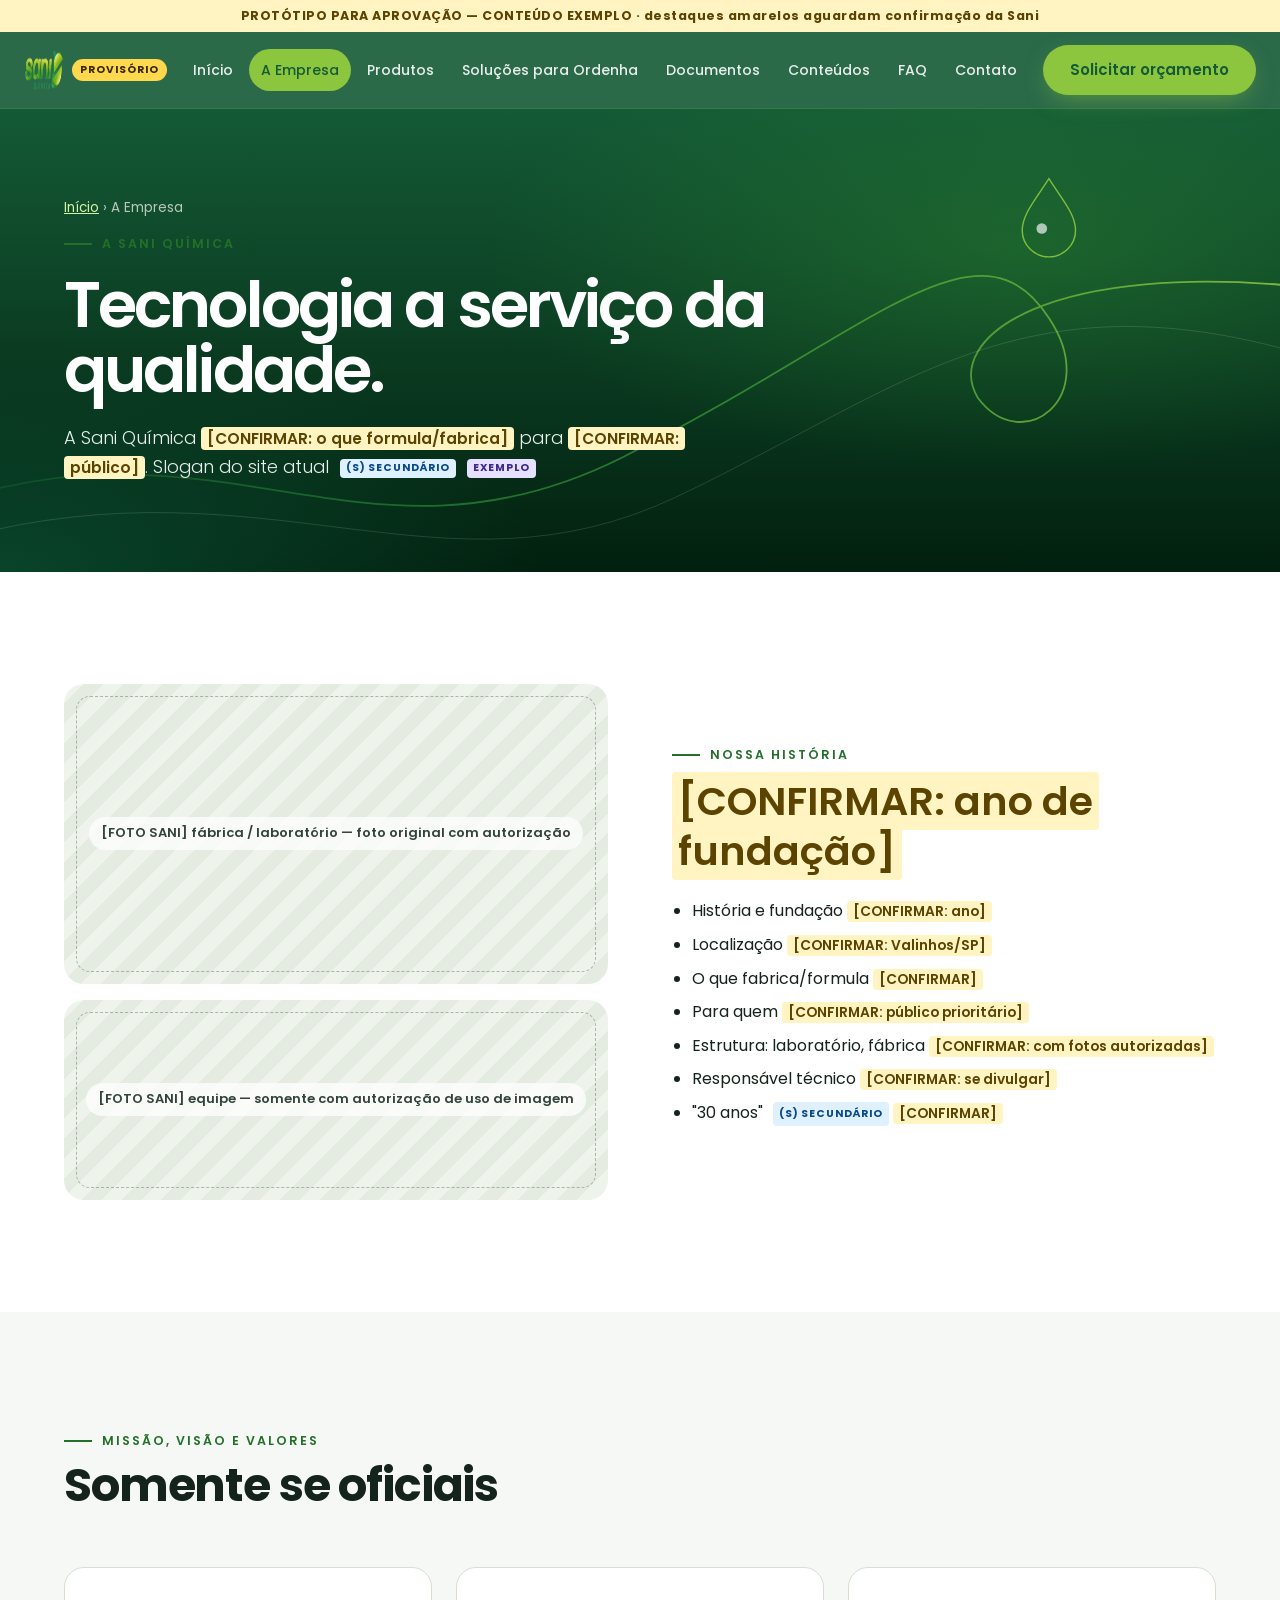
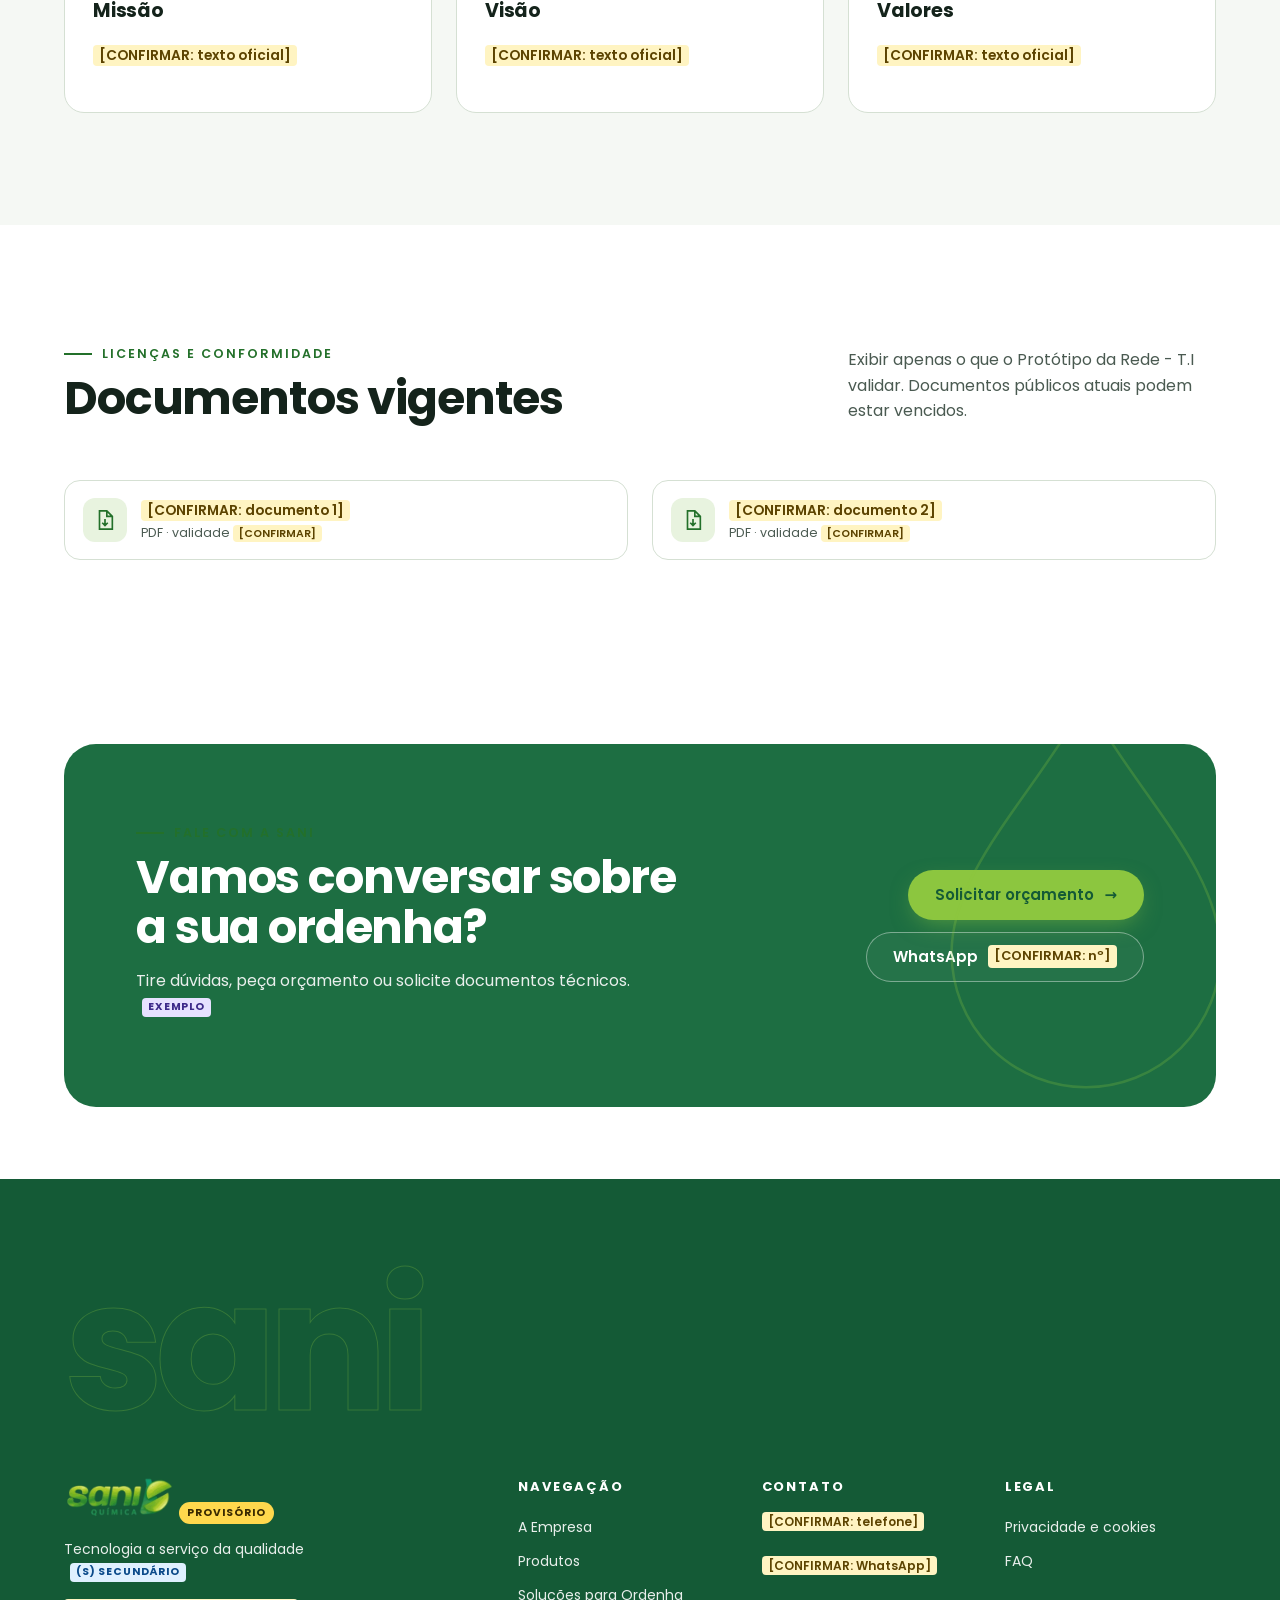
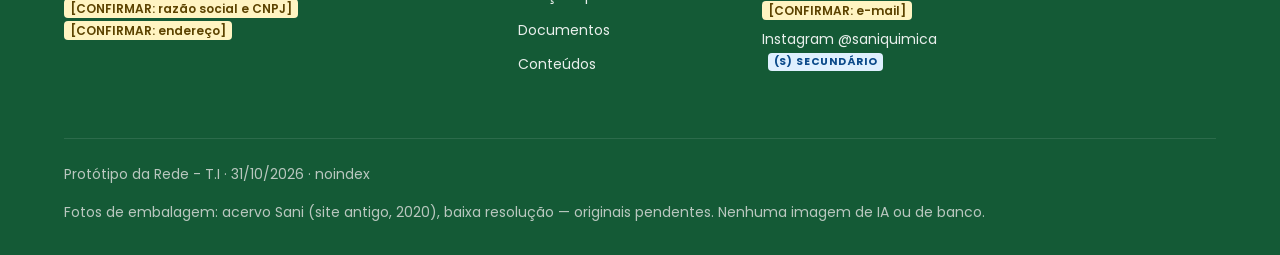
<file: empresa.html>
<!doctype html><html lang="pt-BR" class="no-js"><head><meta charset="utf-8"><meta name="viewport" content="width=device-width,initial-scale=1,viewport-fit=cover"><meta name="robots" content="noindex,nofollow"><meta name="theme-color" content="#01150c">
<title>A Empresa — Sani Química [PROTÓTIPO]</title><link rel="preload" href="assets/fonts/poppins-600.woff2" as="font" type="font/woff2" crossorigin><link rel="stylesheet" href="assets/style.css"></head><body>
<a class="skip" href="#conteudo">Pular para o conteúdo</a>
<div class="proto-banner" role="note">PROTÓTIPO PARA APROVAÇÃO — CONTEÚDO EXEMPLO · destaques amarelos aguardam confirmação da Sani</div>
<header class="site"><div class="container"><a class="logo" href="index.html"><img src="assets/logo-provisorio.png" alt="Sani Química (logo provisório)" width="117" height="42"></a><span class="tag-prov">PROVISÓRIO</span>
<nav class="main" id="menu" aria-label="Principal"><ul><li><a href="index.html">Início</a></li><li><a href="empresa.html" aria-current=page>A Empresa</a></li><li><a href="catalogo.html">Produtos</a></li><li><a href="solucoes.html">Soluções para Ordenha</a></li><li><a href="documentos.html">Documentos</a></li><li><a href="conteudos.html">Conteúdos</a></li><li><a href="faq.html">FAQ</a></li><li><a href="contato.html">Contato</a></li></ul><div class="menu-foot" hidden></div></nav>
<a class="btn btn-primary" href="contato.html">Solicitar orçamento</a><button class="menu-btn" aria-controls="menu" aria-expanded="false" aria-label="Abrir menu"><span></span></button></div></header>
<main id="conteudo"><section class="hero sub"><svg class="hero-line" viewBox="0 0 1440 560" preserveAspectRatio="xMidYMid slice" aria-hidden="true"><defs><linearGradient id="lg" x1="0" x2="1"><stop offset="0" stop-color="#0d4f2c"/><stop offset=".55" stop-color="#2f8a32"/><stop offset="1" stop-color="#8cc63f"/></linearGradient></defs>
<path class="draw" stroke="url(#lg)" stroke-width="2" d="M-40 436.8 C 260 347.2, 420 532.0, 700 392.0 S 1100 112.0, 1180 235.2 C 1240 324.79999999999995, 1150 392.0, 1100 324.79999999999995 C 1060 257.6, 1180 168.0, 1480 201.6"/>
<path class="draw" stroke="rgba(233,239,236,.18)" stroke-width="1" style="animation-delay:.8s" d="M-40 481.59999999999997 C 300 392.0, 500 560.0, 760 436.8 S 1150 179.20000000000002, 1480 280.0"/>
<g class="drop" transform="translate(1180 78.4)"><path d="M0 0 C 14 22, 30 40, 30 58 A 30 30 0 0 1 -30 58 C -30 40, -14 22, 0 0Z" fill="none" stroke="#8cc63f" stroke-width="1.6"/><circle cx="-8" cy="56" r="6" fill="#e9efec" opacity=".8"/></g></svg><div class="container"><div class="copy"><nav class="breadcrumb" aria-label="Trilha"><a href="index.html">Início</a> › A Empresa</nav><span class="eyebrow">A Sani Química</span><h1>Tecnologia a serviço da qualidade.</h1><p class="sub">A Sani Química <span class="ph">[CONFIRMAR: o que formula/fabrica]</span> para <span class="ph">[CONFIRMAR: público]</span>. Slogan do site atual <span class="ex" style="background:#dff0ff;color:#0b4a8a">(S) SECUNDÁRIO</span> <span class="ex">EXEMPLO</span></p></div></div></section>
<section><div class="container grid g2" style="gap:64px;align-items:center"><div class="grid" style="gap:16px"><div class="img-ph fsani reveal" style="min-height:300px"><span>[FOTO SANI] fábrica / laboratório — foto original com autorização</span></div><div class="img-ph fsani reveal" style="min-height:200px"><span>[FOTO SANI] equipe — somente com autorização de uso de imagem</span></div></div><div class="reveal"><span class="eyebrow">Nossa história</span><h2><span class="ph">[CONFIRMAR: ano de fundação]</span></h2>
<ul style="line-height:2.1;margin-top:20px;padding-left:20px"><li>História e fundação <span class="ph">[CONFIRMAR: ano]</span></li><li>Localização <span class="ph">[CONFIRMAR: Valinhos/SP]</span></li><li>O que fabrica/formula <span class="ph">[CONFIRMAR]</span></li><li>Para quem <span class="ph">[CONFIRMAR: público prioritário]</span></li><li>Estrutura: laboratório, fábrica <span class="ph">[CONFIRMAR: com fotos autorizadas]</span></li><li>Responsável técnico <span class="ph">[CONFIRMAR: se divulgar]</span></li><li>"30 anos" <span class="ex" style="background:#dff0ff;color:#0b4a8a">(S) SECUNDÁRIO</span> <span class="ph">[CONFIRMAR]</span></li></ul></div></div></section>
<section class="alt"><div class="container"><div class="sec-head reveal"><div class="t"><span class="eyebrow">Missão, visão e valores</span><h2>Somente se oficiais</h2></div><div class="d"></div></div><div class="grid g3"><div class="card reveal"><h3>Missão</h3><p><span class="ph">[CONFIRMAR: texto oficial]</span></p></div><div class="card reveal"><h3>Visão</h3><p><span class="ph">[CONFIRMAR: texto oficial]</span></p></div><div class="card reveal"><h3>Valores</h3><p><span class="ph">[CONFIRMAR: texto oficial]</span></p></div></div></div></section>
<section><div class="container"><div class="sec-head reveal"><div class="t"><span class="eyebrow">Licenças e conformidade</span><h2>Documentos vigentes</h2></div><div class="d">Exibir apenas o que o Protótipo da Rede - T.I validar. Documentos públicos atuais podem estar vencidos.</div></div><div class="grid g2"><a class="doc reveal" href="#"><span class="ic"><svg width="22" height="22" viewBox="0 0 24 24" fill="none" stroke="#23702a" stroke-width="1.8" aria-hidden="true"><path d="M6 2h8l6 6v14H6zM14 2v6h6M12 11v7m-3-3 3 3 3-3"/></svg></span><span><strong><span class="ph">[CONFIRMAR: documento 1]</span></strong><small>PDF · validade <span class="ph">[CONFIRMAR]</span></small></span></a><a class="doc reveal" href="#"><span class="ic"><svg width="22" height="22" viewBox="0 0 24 24" fill="none" stroke="#23702a" stroke-width="1.8" aria-hidden="true"><path d="M6 2h8l6 6v14H6zM14 2v6h6M12 11v7m-3-3 3 3 3-3"/></svg></span><span><strong><span class="ph">[CONFIRMAR: documento 2]</span></strong><small>PDF · validade <span class="ph">[CONFIRMAR]</span></small></span></a></div></div></section><section class="tight"><div class="container"><div class="cta-band reveal"><svg width="420" height="420" viewBox="0 0 100 100" aria-hidden="true"><path d="M50 4 C62 26 82 44 82 64 A32 32 0 0 1 18 64 C18 44 38 26 50 4Z" fill="none" stroke="#8cc63f" stroke-width=".6"/></svg><div><span class="eyebrow">Fale com a Sani</span><h2>Vamos conversar sobre a sua ordenha?</h2><p>Tire dúvidas, peça orçamento ou solicite documentos técnicos. <span class="ex">EXEMPLO</span></p></div><div class="ctas"><a class="btn btn-primary" href="contato.html">Solicitar orçamento <span class="arr" aria-hidden="true">→</span></a><a class="btn btn-ghost" href="#">WhatsApp <span class="ph">[CONFIRMAR: nº]</span></a></div></div></div></section></main>
<footer class="site"><div class="container"><p class="big-word" aria-hidden="true">sani</p><div class="cols"><div><img src="assets/logo-provisorio.png" alt="" style="height:40px;width:auto" loading="lazy"> <span class="tag-prov">PROVISÓRIO</span><p style="max-width:300px">Tecnologia a serviço da qualidade <span class="ex" style="background:#dff0ff;color:#0b4a8a">(S) SECUNDÁRIO</span></p><p><span class="ph">[CONFIRMAR: razão social e CNPJ]</span><br><span class="ph">[CONFIRMAR: endereço]</span></p></div>
<div><h4>Navegação</h4><a href="empresa.html">A Empresa</a><br><a href="catalogo.html">Produtos</a><br><a href="solucoes.html">Soluções para Ordenha</a><br><a href="documentos.html">Documentos</a><br><a href="conteudos.html">Conteúdos</a></div>
<div><h4>Contato</h4><span class="ph">[CONFIRMAR: telefone]</span><br><br><span class="ph">[CONFIRMAR: WhatsApp]</span><br><br><span class="ph">[CONFIRMAR: e-mail]</span><br><a href="#">Instagram @saniquimica <span class="ex" style="background:#dff0ff;color:#0b4a8a">(S) SECUNDÁRIO</span></a></div>
<div><h4>Legal</h4><a href="privacidade.html">Privacidade e cookies</a><br><a href="faq.html">FAQ</a></div></div>
<div class="legal"><span>Protótipo da Rede - T.I · 31/10/2026 · noindex</span><span>Fotos de embalagem: acervo Sani (site antigo, 2020), baixa resolução — originais pendentes. Nenhuma imagem de IA ou de banco.</span></div></div></footer>
<nav class="mbar" aria-label="Ações rápidas"><a href="#" aria-label="WhatsApp (número a confirmar)"><svg viewBox="0 0 24 24" fill="none" stroke="currentColor" stroke-width="1.8"><path d="M4 20l1.4-4A8 8 0 1 1 8 18.6z"/></svg>WhatsApp</a><a class="hl" href="contato.html"><svg viewBox="0 0 24 24" fill="none" stroke="currentColor" stroke-width="1.8"><path d="M5 3h10l4 4v14H5zM9 12h6M9 16h6"/></svg>Orçamento</a><a href="catalogo.html"><svg viewBox="0 0 24 24" fill="none" stroke="currentColor" stroke-width="1.8"><rect x="3" y="3" width="7" height="7" rx="2"/><rect x="14" y="3" width="7" height="7" rx="2"/><rect x="3" y="14" width="7" height="7" rx="2"/><rect x="14" y="14" width="7" height="7" rx="2"/></svg>Catálogo</a></nav>
<script src="assets/app.js" defer></script></body></html>
</file>
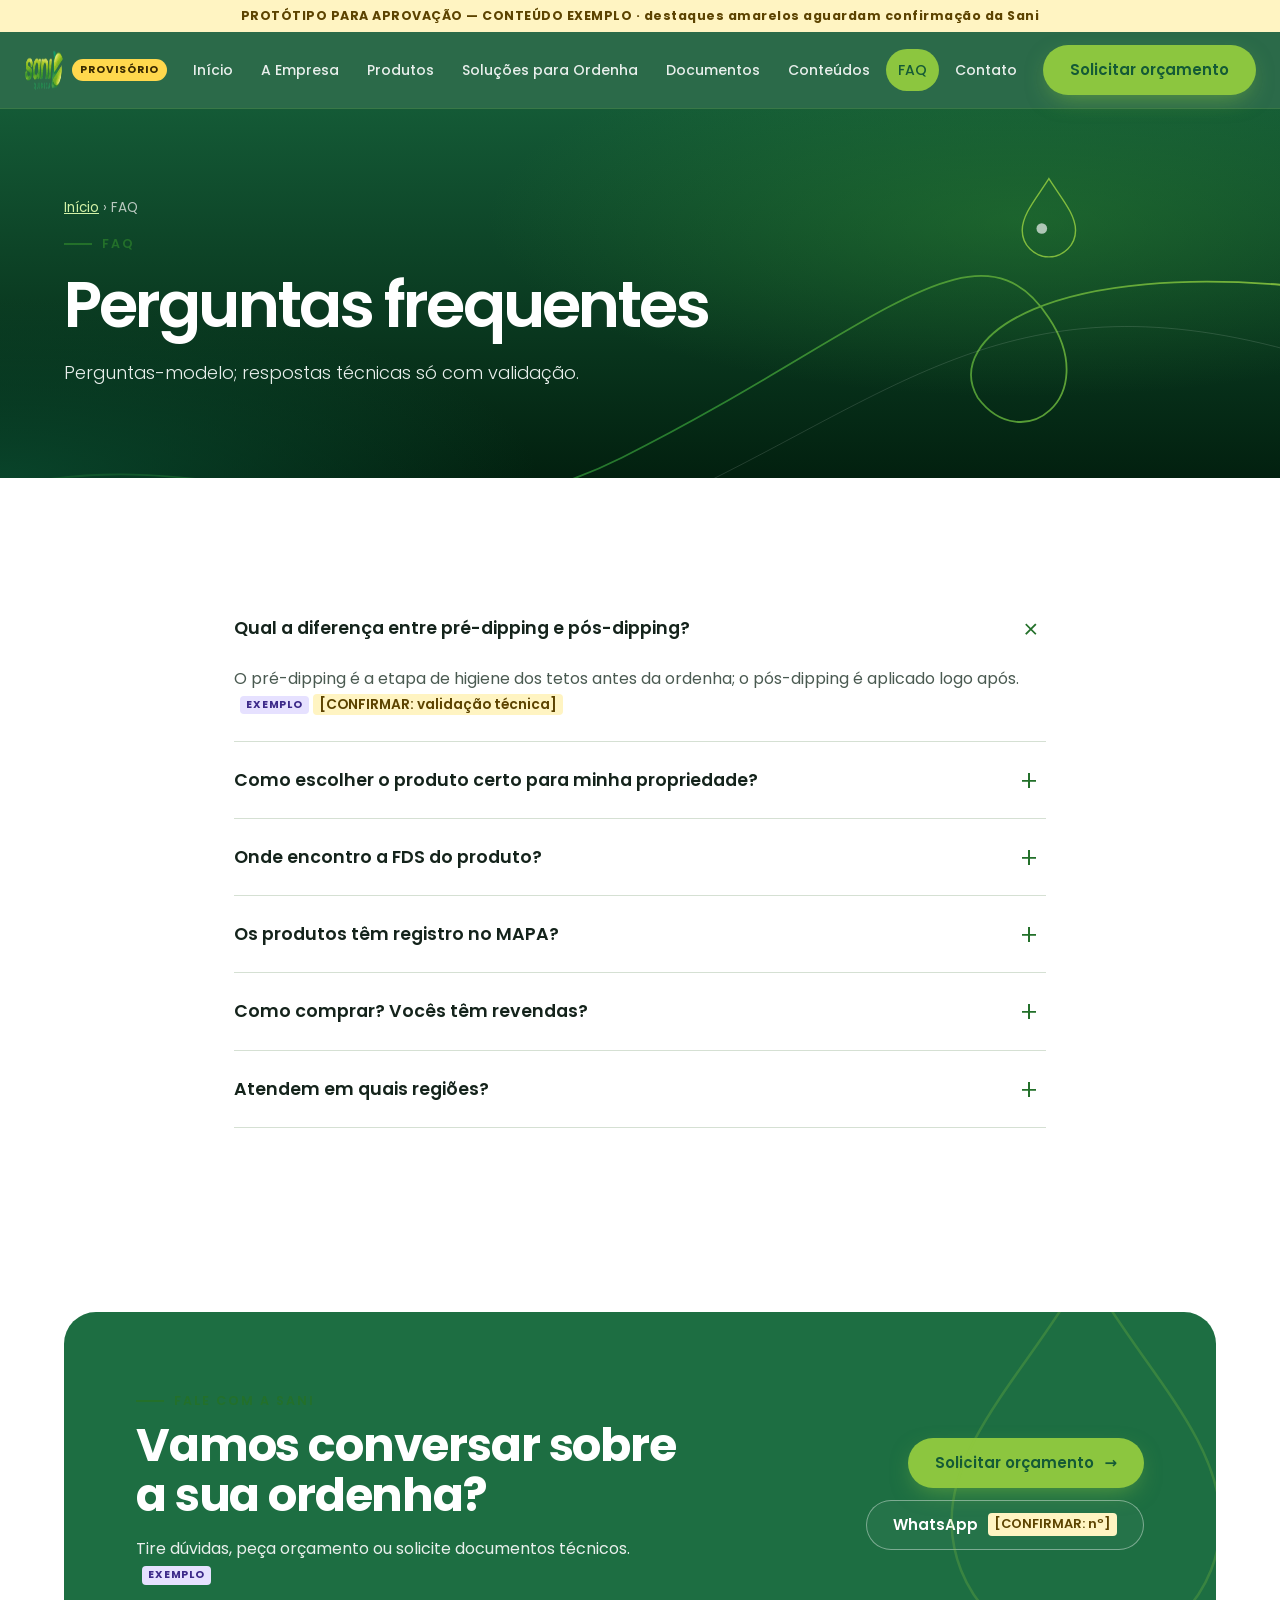
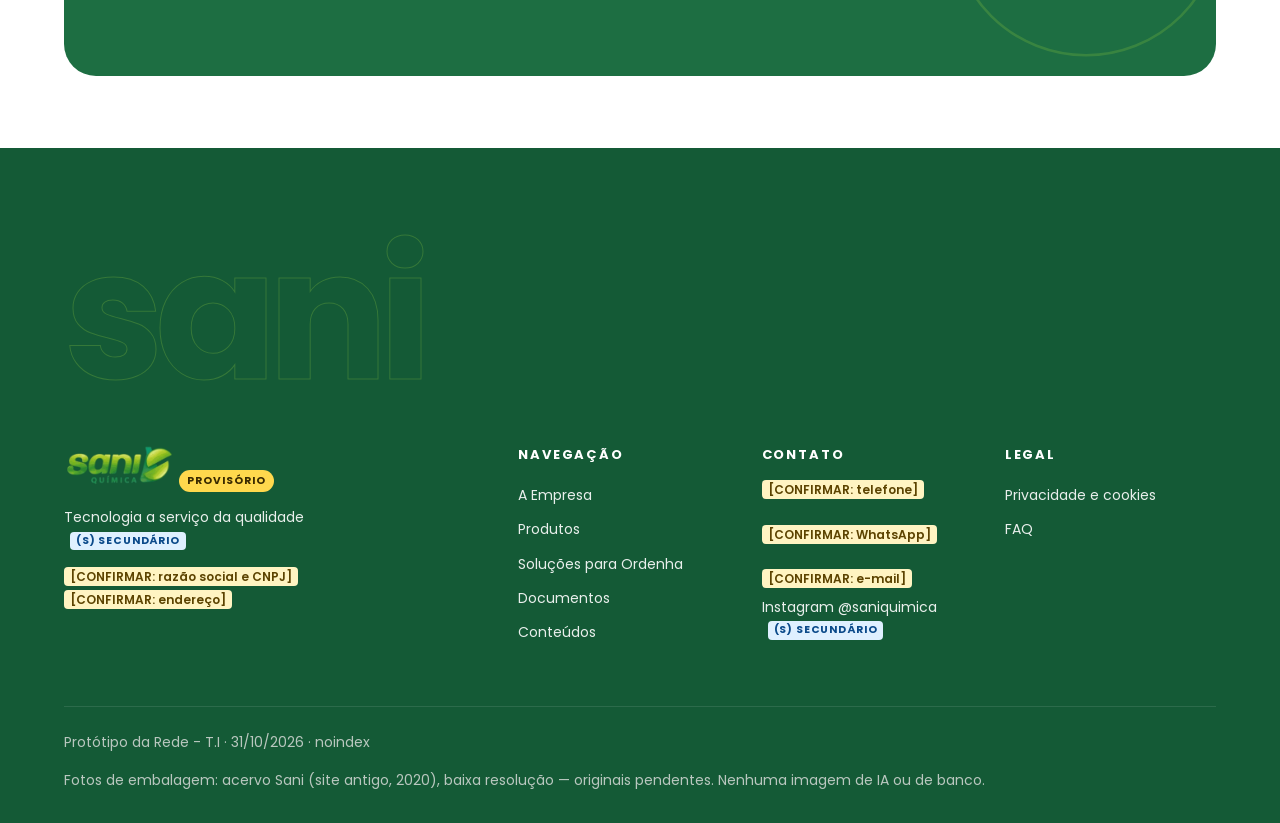
<file: faq.html>
<!doctype html><html lang="pt-BR" class="no-js"><head><meta charset="utf-8"><meta name="viewport" content="width=device-width,initial-scale=1,viewport-fit=cover"><meta name="robots" content="noindex,nofollow"><meta name="theme-color" content="#01150c">
<title>FAQ — Sani Química [PROTÓTIPO]</title><link rel="preload" href="assets/fonts/poppins-600.woff2" as="font" type="font/woff2" crossorigin><link rel="stylesheet" href="assets/style.css"></head><body>
<a class="skip" href="#conteudo">Pular para o conteúdo</a>
<div class="proto-banner" role="note">PROTÓTIPO PARA APROVAÇÃO — CONTEÚDO EXEMPLO · destaques amarelos aguardam confirmação da Sani</div>
<header class="site"><div class="container"><a class="logo" href="index.html"><img src="assets/logo-provisorio.png" alt="Sani Química (logo provisório)" width="117" height="42"></a><span class="tag-prov">PROVISÓRIO</span>
<nav class="main" id="menu" aria-label="Principal"><ul><li><a href="index.html">Início</a></li><li><a href="empresa.html">A Empresa</a></li><li><a href="catalogo.html">Produtos</a></li><li><a href="solucoes.html">Soluções para Ordenha</a></li><li><a href="documentos.html">Documentos</a></li><li><a href="conteudos.html">Conteúdos</a></li><li><a href="faq.html" aria-current=page>FAQ</a></li><li><a href="contato.html">Contato</a></li></ul><div class="menu-foot" hidden></div></nav>
<a class="btn btn-primary" href="contato.html">Solicitar orçamento</a><button class="menu-btn" aria-controls="menu" aria-expanded="false" aria-label="Abrir menu"><span></span></button></div></header>
<main id="conteudo"><section class="hero sub"><svg class="hero-line" viewBox="0 0 1440 560" preserveAspectRatio="xMidYMid slice" aria-hidden="true"><defs><linearGradient id="lg" x1="0" x2="1"><stop offset="0" stop-color="#0d4f2c"/><stop offset=".55" stop-color="#2f8a32"/><stop offset="1" stop-color="#8cc63f"/></linearGradient></defs>
<path class="draw" stroke="url(#lg)" stroke-width="2" d="M-40 436.8 C 260 347.2, 420 532.0, 700 392.0 S 1100 112.0, 1180 235.2 C 1240 324.79999999999995, 1150 392.0, 1100 324.79999999999995 C 1060 257.6, 1180 168.0, 1480 201.6"/>
<path class="draw" stroke="rgba(233,239,236,.18)" stroke-width="1" style="animation-delay:.8s" d="M-40 481.59999999999997 C 300 392.0, 500 560.0, 760 436.8 S 1150 179.20000000000002, 1480 280.0"/>
<g class="drop" transform="translate(1180 78.4)"><path d="M0 0 C 14 22, 30 40, 30 58 A 30 30 0 0 1 -30 58 C -30 40, -14 22, 0 0Z" fill="none" stroke="#8cc63f" stroke-width="1.6"/><circle cx="-8" cy="56" r="6" fill="#e9efec" opacity=".8"/></g></svg><div class="container"><div class="copy"><nav class="breadcrumb" aria-label="Trilha"><a href="index.html">Início</a> › FAQ</nav><span class="eyebrow">FAQ</span><h1>Perguntas frequentes</h1><p class="sub">Perguntas-modelo; respostas técnicas só com validação.</p></div></div></section>
<section><div class="container" style="max-width:860px"><details class="reveal" open><summary>Qual a diferença entre pré-dipping e pós-dipping?</summary><div>O pré-dipping é a etapa de higiene dos tetos antes da ordenha; o pós-dipping é aplicado logo após. <span class="ex">EXEMPLO</span> <span class="ph">[CONFIRMAR: validação técnica]</span></div></details><details class="reveal"><summary>Como escolher o produto certo para minha propriedade?</summary><div>Fale com um especialista da Sani. <a href="contato.html">Ir para contato</a></div></details><details class="reveal"><summary>Onde encontro a FDS do produto?</summary><div>Na página <a href="documentos.html">Documentos técnicos</a> e na página de cada produto.</div></details><details class="reveal"><summary>Os produtos têm registro no MAPA?</summary><div><span class="ph">[CONFIRMAR]</span></div></details><details class="reveal"><summary>Como comprar? Vocês têm revendas?</summary><div><span class="ph">[CONFIRMAR: modelo comercial]</span></div></details><details class="reveal"><summary>Atendem em quais regiões?</summary><div><span class="ph">[CONFIRMAR]</span></div></details></div></section><section class="tight"><div class="container"><div class="cta-band reveal"><svg width="420" height="420" viewBox="0 0 100 100" aria-hidden="true"><path d="M50 4 C62 26 82 44 82 64 A32 32 0 0 1 18 64 C18 44 38 26 50 4Z" fill="none" stroke="#8cc63f" stroke-width=".6"/></svg><div><span class="eyebrow">Fale com a Sani</span><h2>Vamos conversar sobre a sua ordenha?</h2><p>Tire dúvidas, peça orçamento ou solicite documentos técnicos. <span class="ex">EXEMPLO</span></p></div><div class="ctas"><a class="btn btn-primary" href="contato.html">Solicitar orçamento <span class="arr" aria-hidden="true">→</span></a><a class="btn btn-ghost" href="#">WhatsApp <span class="ph">[CONFIRMAR: nº]</span></a></div></div></div></section></main>
<footer class="site"><div class="container"><p class="big-word" aria-hidden="true">sani</p><div class="cols"><div><img src="assets/logo-provisorio.png" alt="" style="height:40px;width:auto" loading="lazy"> <span class="tag-prov">PROVISÓRIO</span><p style="max-width:300px">Tecnologia a serviço da qualidade <span class="ex" style="background:#dff0ff;color:#0b4a8a">(S) SECUNDÁRIO</span></p><p><span class="ph">[CONFIRMAR: razão social e CNPJ]</span><br><span class="ph">[CONFIRMAR: endereço]</span></p></div>
<div><h4>Navegação</h4><a href="empresa.html">A Empresa</a><br><a href="catalogo.html">Produtos</a><br><a href="solucoes.html">Soluções para Ordenha</a><br><a href="documentos.html">Documentos</a><br><a href="conteudos.html">Conteúdos</a></div>
<div><h4>Contato</h4><span class="ph">[CONFIRMAR: telefone]</span><br><br><span class="ph">[CONFIRMAR: WhatsApp]</span><br><br><span class="ph">[CONFIRMAR: e-mail]</span><br><a href="#">Instagram @saniquimica <span class="ex" style="background:#dff0ff;color:#0b4a8a">(S) SECUNDÁRIO</span></a></div>
<div><h4>Legal</h4><a href="privacidade.html">Privacidade e cookies</a><br><a href="faq.html">FAQ</a></div></div>
<div class="legal"><span>Protótipo da Rede - T.I · 31/10/2026 · noindex</span><span>Fotos de embalagem: acervo Sani (site antigo, 2020), baixa resolução — originais pendentes. Nenhuma imagem de IA ou de banco.</span></div></div></footer>
<nav class="mbar" aria-label="Ações rápidas"><a href="#" aria-label="WhatsApp (número a confirmar)"><svg viewBox="0 0 24 24" fill="none" stroke="currentColor" stroke-width="1.8"><path d="M4 20l1.4-4A8 8 0 1 1 8 18.6z"/></svg>WhatsApp</a><a class="hl" href="contato.html"><svg viewBox="0 0 24 24" fill="none" stroke="currentColor" stroke-width="1.8"><path d="M5 3h10l4 4v14H5zM9 12h6M9 16h6"/></svg>Orçamento</a><a href="catalogo.html"><svg viewBox="0 0 24 24" fill="none" stroke="currentColor" stroke-width="1.8"><rect x="3" y="3" width="7" height="7" rx="2"/><rect x="14" y="3" width="7" height="7" rx="2"/><rect x="3" y="14" width="7" height="7" rx="2"/><rect x="14" y="14" width="7" height="7" rx="2"/></svg>Catálogo</a></nav>
<script src="assets/app.js" defer></script></body></html>
</file>
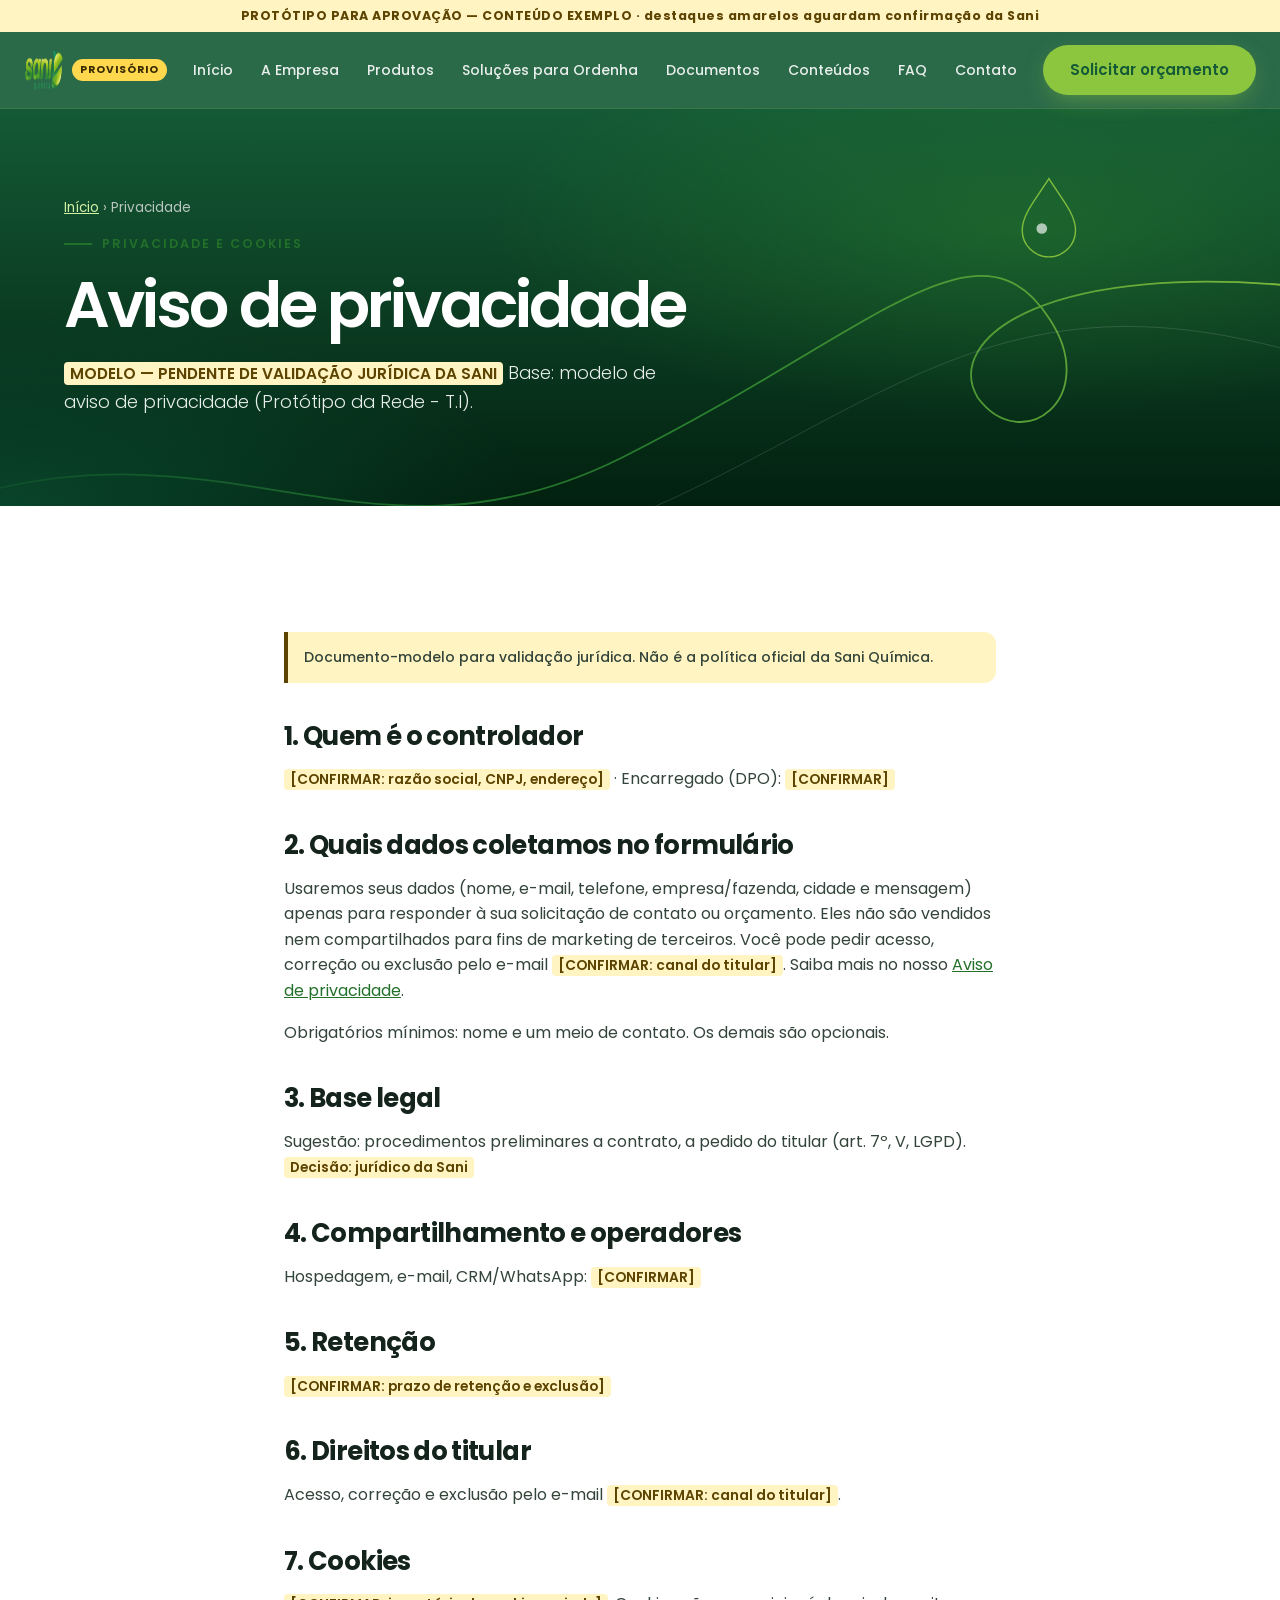
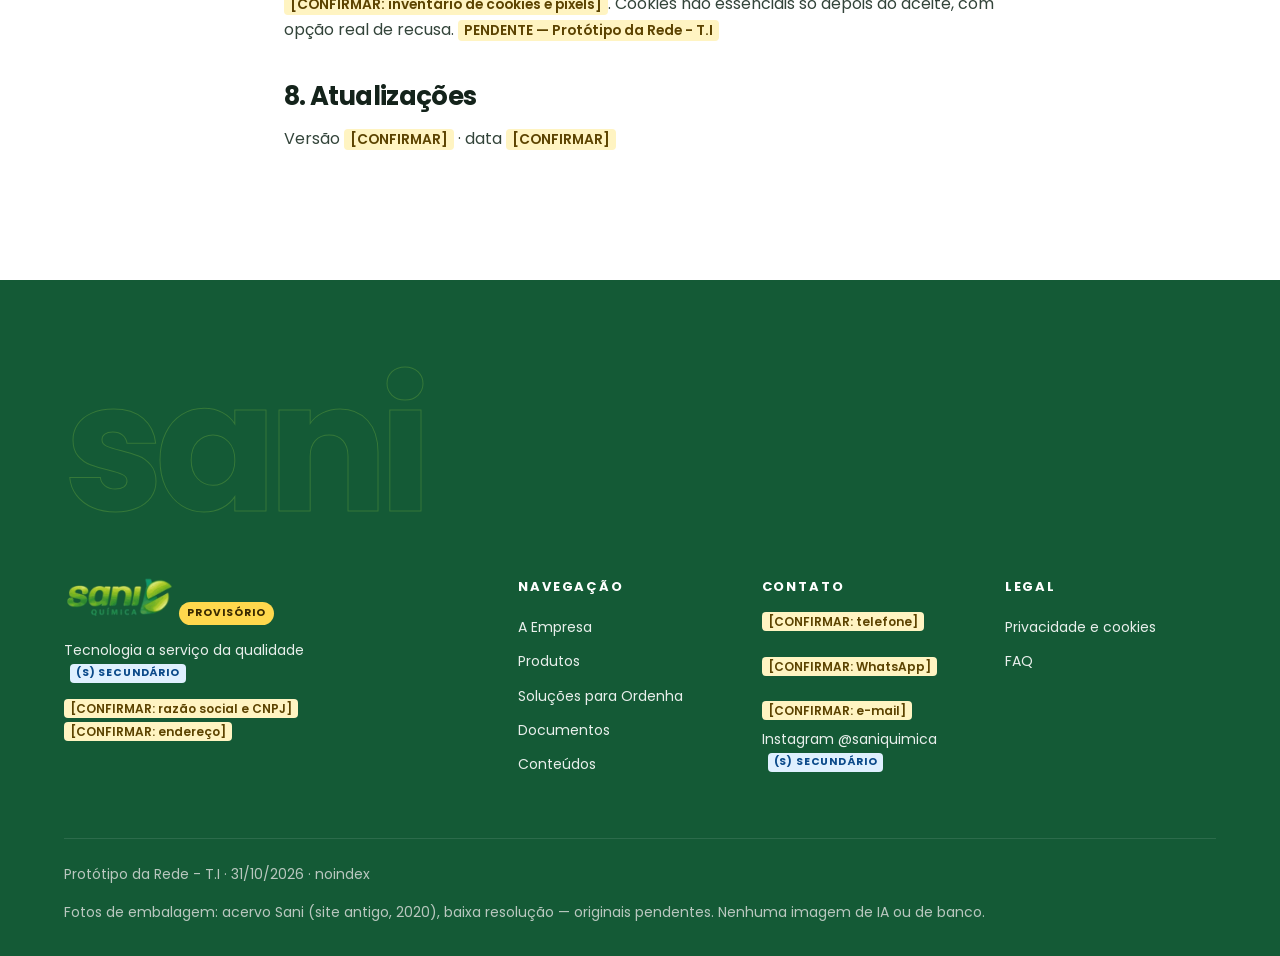
<file: privacidade.html>
<!doctype html><html lang="pt-BR" class="no-js"><head><meta charset="utf-8"><meta name="viewport" content="width=device-width,initial-scale=1,viewport-fit=cover"><meta name="robots" content="noindex,nofollow"><meta name="theme-color" content="#01150c">
<title>Privacidade — Sani Química [PROTÓTIPO]</title><link rel="preload" href="assets/fonts/poppins-600.woff2" as="font" type="font/woff2" crossorigin><link rel="stylesheet" href="assets/style.css"></head><body>
<a class="skip" href="#conteudo">Pular para o conteúdo</a>
<div class="proto-banner" role="note">PROTÓTIPO PARA APROVAÇÃO — CONTEÚDO EXEMPLO · destaques amarelos aguardam confirmação da Sani</div>
<header class="site"><div class="container"><a class="logo" href="index.html"><img src="assets/logo-provisorio.png" alt="Sani Química (logo provisório)" width="117" height="42"></a><span class="tag-prov">PROVISÓRIO</span>
<nav class="main" id="menu" aria-label="Principal"><ul><li><a href="index.html">Início</a></li><li><a href="empresa.html">A Empresa</a></li><li><a href="catalogo.html">Produtos</a></li><li><a href="solucoes.html">Soluções para Ordenha</a></li><li><a href="documentos.html">Documentos</a></li><li><a href="conteudos.html">Conteúdos</a></li><li><a href="faq.html">FAQ</a></li><li><a href="contato.html">Contato</a></li></ul><div class="menu-foot" hidden></div></nav>
<a class="btn btn-primary" href="contato.html">Solicitar orçamento</a><button class="menu-btn" aria-controls="menu" aria-expanded="false" aria-label="Abrir menu"><span></span></button></div></header>
<main id="conteudo"><section class="hero sub"><svg class="hero-line" viewBox="0 0 1440 560" preserveAspectRatio="xMidYMid slice" aria-hidden="true"><defs><linearGradient id="lg" x1="0" x2="1"><stop offset="0" stop-color="#0d4f2c"/><stop offset=".55" stop-color="#2f8a32"/><stop offset="1" stop-color="#8cc63f"/></linearGradient></defs>
<path class="draw" stroke="url(#lg)" stroke-width="2" d="M-40 436.8 C 260 347.2, 420 532.0, 700 392.0 S 1100 112.0, 1180 235.2 C 1240 324.79999999999995, 1150 392.0, 1100 324.79999999999995 C 1060 257.6, 1180 168.0, 1480 201.6"/>
<path class="draw" stroke="rgba(233,239,236,.18)" stroke-width="1" style="animation-delay:.8s" d="M-40 481.59999999999997 C 300 392.0, 500 560.0, 760 436.8 S 1150 179.20000000000002, 1480 280.0"/>
<g class="drop" transform="translate(1180 78.4)"><path d="M0 0 C 14 22, 30 40, 30 58 A 30 30 0 0 1 -30 58 C -30 40, -14 22, 0 0Z" fill="none" stroke="#8cc63f" stroke-width="1.6"/><circle cx="-8" cy="56" r="6" fill="#e9efec" opacity=".8"/></g></svg><div class="container"><div class="copy"><nav class="breadcrumb" aria-label="Trilha"><a href="index.html">Início</a> › Privacidade</nav><span class="eyebrow">Privacidade e cookies</span><h1>Aviso de privacidade</h1><p class="sub"><span class="ph">MODELO — PENDENTE DE VALIDAÇÃO JURÍDICA DA SANI</span> Base: modelo de aviso de privacidade (Protótipo da Rede - T.I).</p></div></div></section>
<section><div class="container prose"><p class="notice">Documento-modelo para validação jurídica. Não é a política oficial da Sani Química.</p>
<h2>1. Quem é o controlador</h2><p><span class="ph">[CONFIRMAR: razão social, CNPJ, endereço]</span> · Encarregado (DPO): <span class="ph">[CONFIRMAR]</span></p>
<h2>2. Quais dados coletamos no formulário</h2><p>Usaremos seus dados (nome, e-mail, telefone, empresa/fazenda, cidade e mensagem) apenas para responder à sua solicitação de contato ou orçamento. Eles não são vendidos nem compartilhados para fins de marketing de terceiros. Você pode pedir acesso, correção ou exclusão pelo e-mail <span class="ph">[CONFIRMAR: canal do titular]</span>. Saiba mais no nosso <a href="privacidade.html">Aviso de privacidade</a>.</p><p>Obrigatórios mínimos: nome e um meio de contato. Os demais são opcionais.</p>
<h2>3. Base legal</h2><p>Sugestão: procedimentos preliminares a contrato, a pedido do titular (art. 7º, V, LGPD). <span class="ph">Decisão: jurídico da Sani</span></p>
<h2>4. Compartilhamento e operadores</h2><p>Hospedagem, e-mail, CRM/WhatsApp: <span class="ph">[CONFIRMAR]</span></p>
<h2>5. Retenção</h2><p><span class="ph">[CONFIRMAR: prazo de retenção e exclusão]</span></p>
<h2>6. Direitos do titular</h2><p>Acesso, correção e exclusão pelo e-mail <span class="ph">[CONFIRMAR: canal do titular]</span>.</p>
<h2>7. Cookies</h2><p><span class="ph">[CONFIRMAR: inventário de cookies e pixels]</span>. Cookies não essenciais só depois do aceite, com opção real de recusa. <span class="ph">PENDENTE — Protótipo da Rede - T.I</span></p>
<h2>8. Atualizações</h2><p>Versão <span class="ph">[CONFIRMAR]</span> · data <span class="ph">[CONFIRMAR]</span></p></div></section></main>
<footer class="site"><div class="container"><p class="big-word" aria-hidden="true">sani</p><div class="cols"><div><img src="assets/logo-provisorio.png" alt="" style="height:40px;width:auto" loading="lazy"> <span class="tag-prov">PROVISÓRIO</span><p style="max-width:300px">Tecnologia a serviço da qualidade <span class="ex" style="background:#dff0ff;color:#0b4a8a">(S) SECUNDÁRIO</span></p><p><span class="ph">[CONFIRMAR: razão social e CNPJ]</span><br><span class="ph">[CONFIRMAR: endereço]</span></p></div>
<div><h4>Navegação</h4><a href="empresa.html">A Empresa</a><br><a href="catalogo.html">Produtos</a><br><a href="solucoes.html">Soluções para Ordenha</a><br><a href="documentos.html">Documentos</a><br><a href="conteudos.html">Conteúdos</a></div>
<div><h4>Contato</h4><span class="ph">[CONFIRMAR: telefone]</span><br><br><span class="ph">[CONFIRMAR: WhatsApp]</span><br><br><span class="ph">[CONFIRMAR: e-mail]</span><br><a href="#">Instagram @saniquimica <span class="ex" style="background:#dff0ff;color:#0b4a8a">(S) SECUNDÁRIO</span></a></div>
<div><h4>Legal</h4><a href="privacidade.html">Privacidade e cookies</a><br><a href="faq.html">FAQ</a></div></div>
<div class="legal"><span>Protótipo da Rede - T.I · 31/10/2026 · noindex</span><span>Fotos de embalagem: acervo Sani (site antigo, 2020), baixa resolução — originais pendentes. Nenhuma imagem de IA ou de banco.</span></div></div></footer>
<nav class="mbar" aria-label="Ações rápidas"><a href="#" aria-label="WhatsApp (número a confirmar)"><svg viewBox="0 0 24 24" fill="none" stroke="currentColor" stroke-width="1.8"><path d="M4 20l1.4-4A8 8 0 1 1 8 18.6z"/></svg>WhatsApp</a><a class="hl" href="contato.html"><svg viewBox="0 0 24 24" fill="none" stroke="currentColor" stroke-width="1.8"><path d="M5 3h10l4 4v14H5zM9 12h6M9 16h6"/></svg>Orçamento</a><a href="catalogo.html"><svg viewBox="0 0 24 24" fill="none" stroke="currentColor" stroke-width="1.8"><rect x="3" y="3" width="7" height="7" rx="2"/><rect x="14" y="3" width="7" height="7" rx="2"/><rect x="3" y="14" width="7" height="7" rx="2"/><rect x="14" y="14" width="7" height="7" rx="2"/></svg>Catálogo</a></nav>
<script src="assets/app.js" defer></script></body></html>
</file>
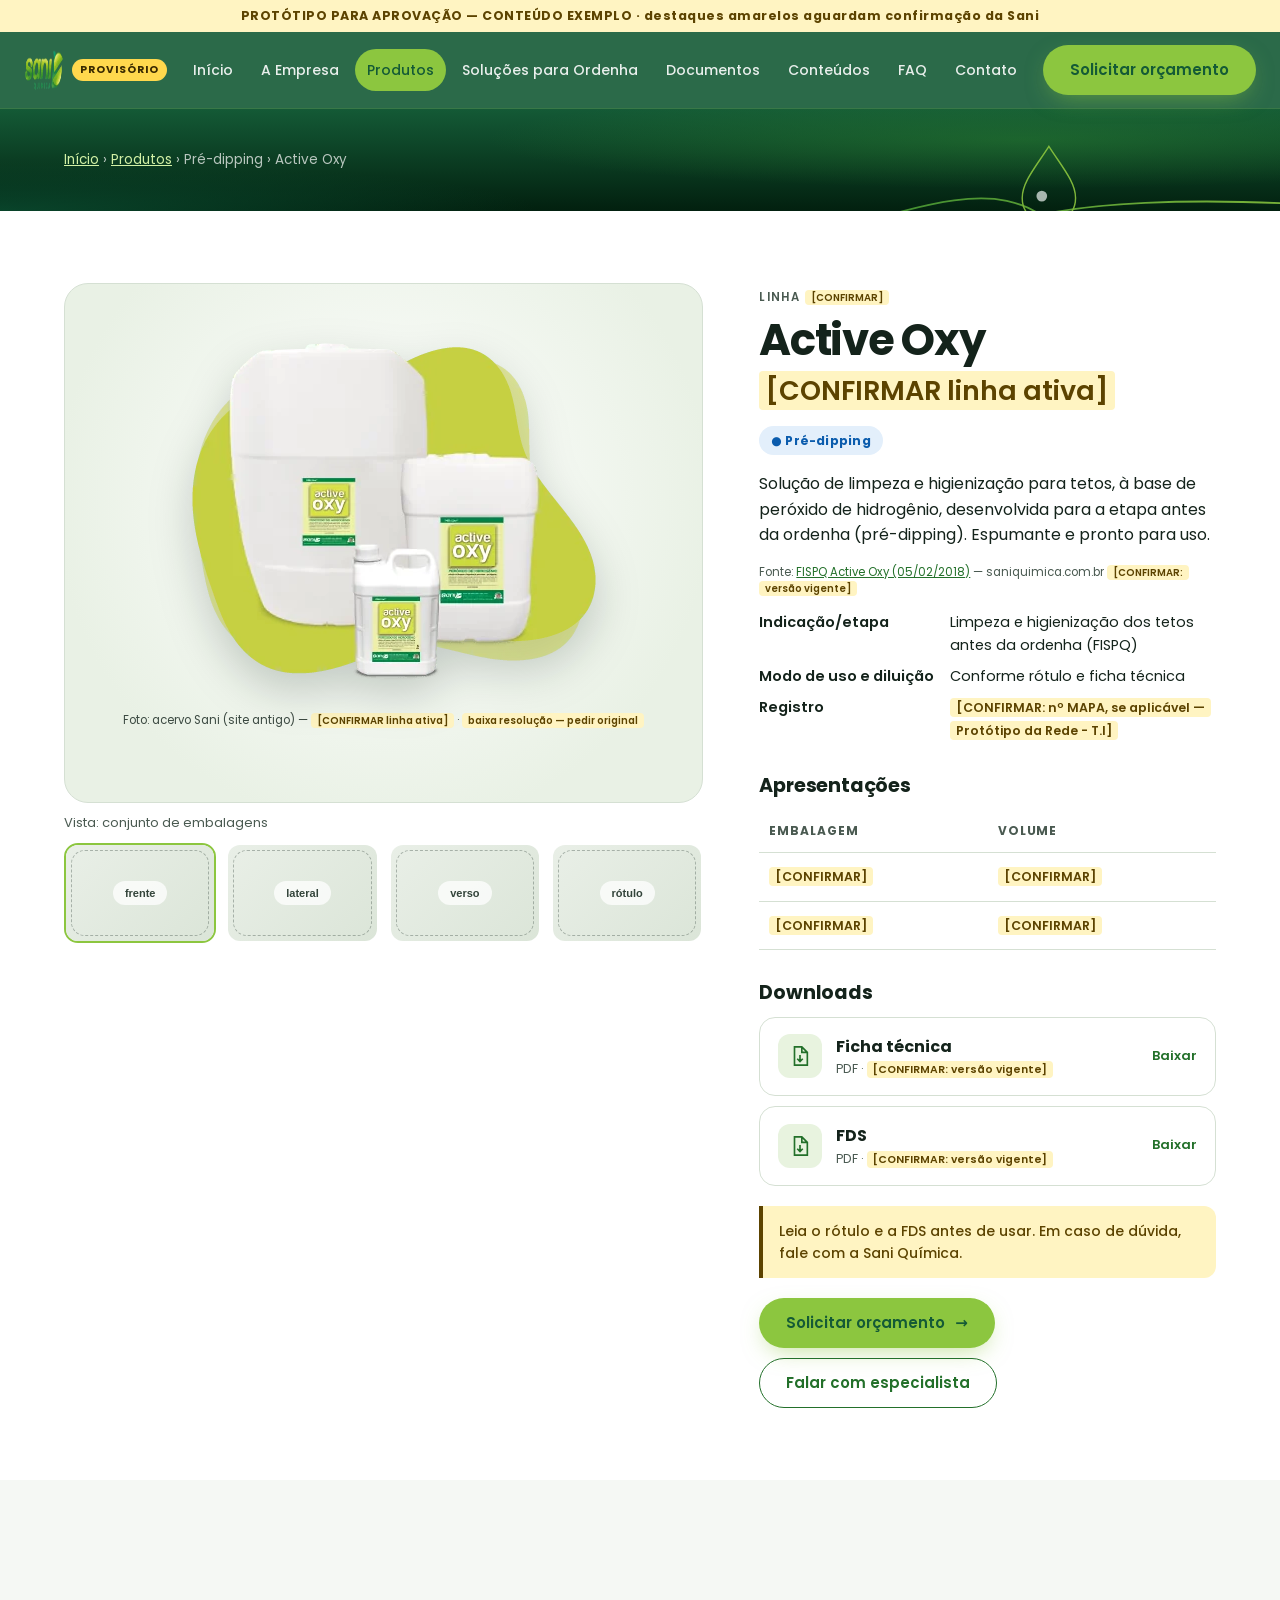
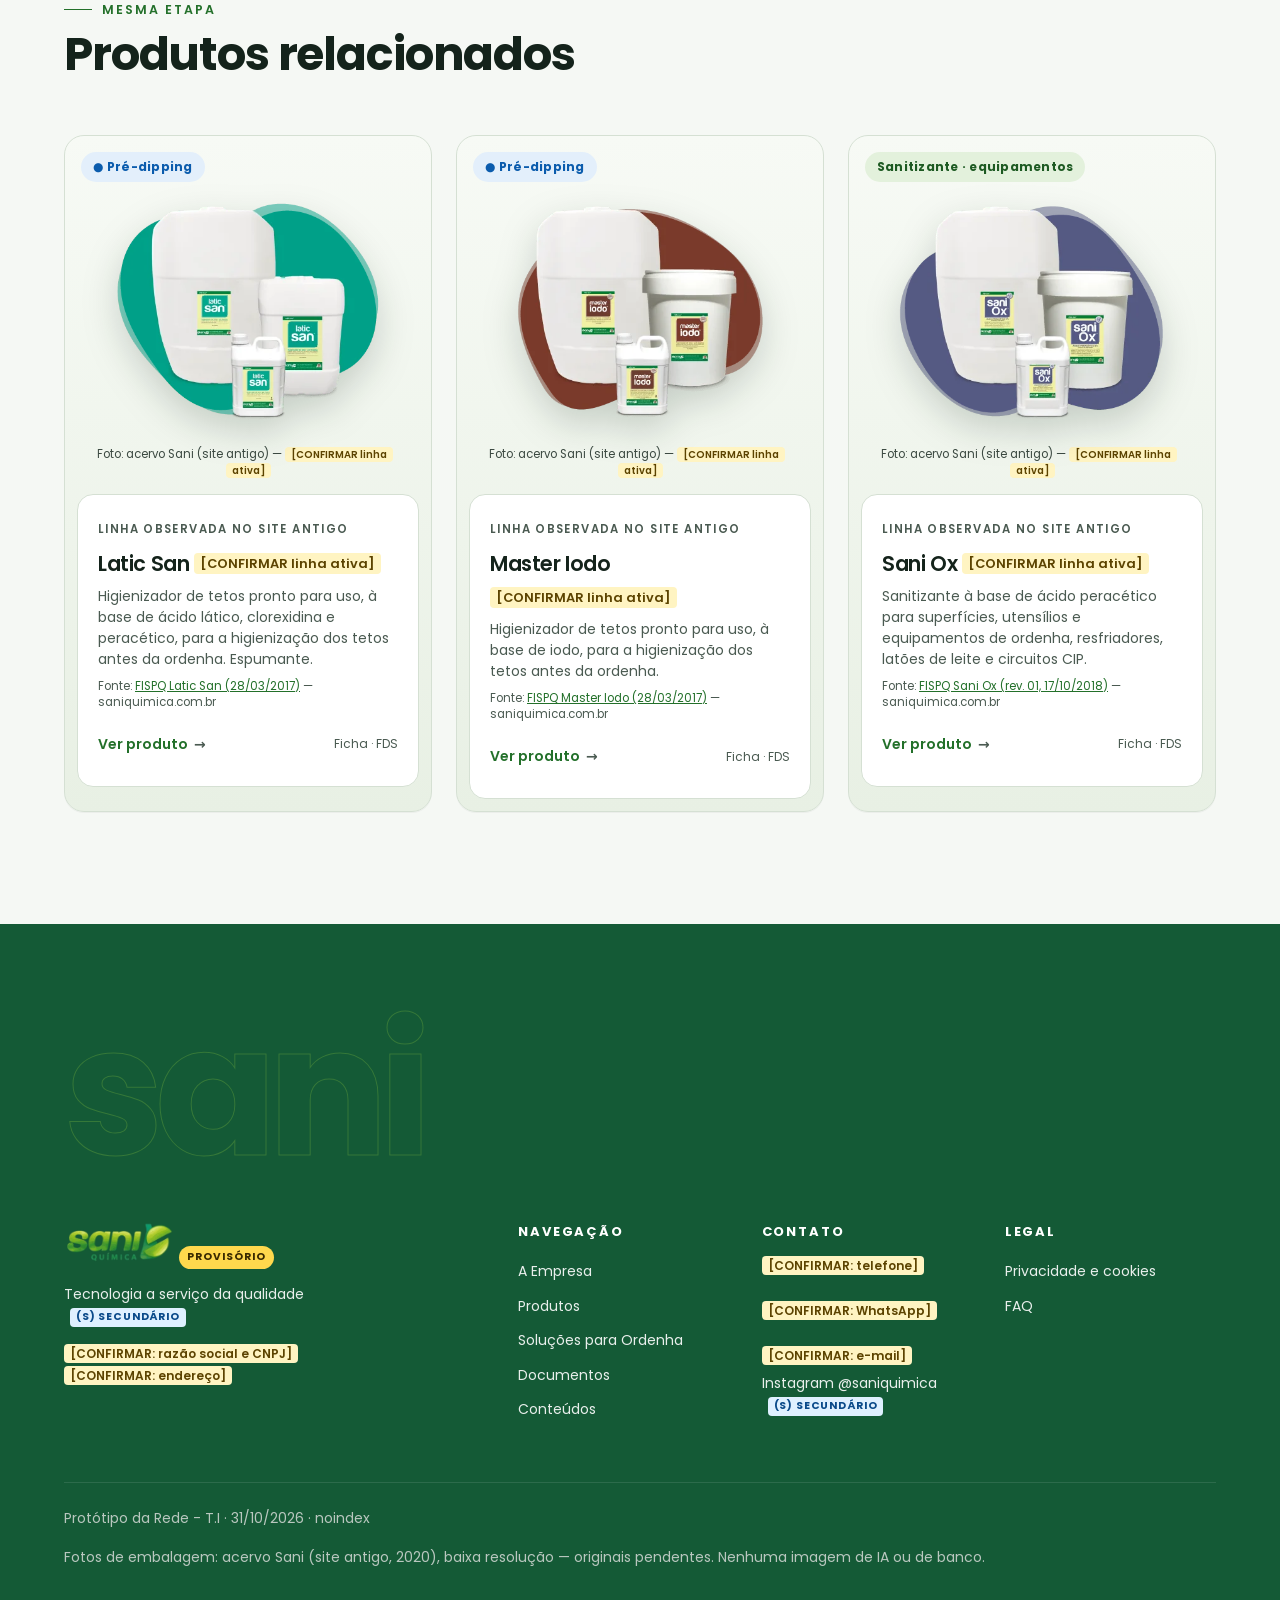
<file: produto.html>
<!doctype html><html lang="pt-BR" class="no-js"><head><meta charset="utf-8"><meta name="viewport" content="width=device-width,initial-scale=1,viewport-fit=cover"><meta name="robots" content="noindex,nofollow"><meta name="theme-color" content="#01150c">
<title>Active Oxy — Sani Química [PROTÓTIPO]</title><link rel="preload" href="assets/fonts/poppins-600.woff2" as="font" type="font/woff2" crossorigin><link rel="stylesheet" href="assets/style.css"></head><body>
<a class="skip" href="#conteudo">Pular para o conteúdo</a>
<div class="proto-banner" role="note">PROTÓTIPO PARA APROVAÇÃO — CONTEÚDO EXEMPLO · destaques amarelos aguardam confirmação da Sani</div>
<header class="site"><div class="container"><a class="logo" href="index.html"><img src="assets/logo-provisorio.png" alt="Sani Química (logo provisório)" width="117" height="42"></a><span class="tag-prov">PROVISÓRIO</span>
<nav class="main" id="menu" aria-label="Principal"><ul><li><a href="index.html">Início</a></li><li><a href="empresa.html">A Empresa</a></li><li><a href="catalogo.html" aria-current=page>Produtos</a></li><li><a href="solucoes.html">Soluções para Ordenha</a></li><li><a href="documentos.html">Documentos</a></li><li><a href="conteudos.html">Conteúdos</a></li><li><a href="faq.html">FAQ</a></li><li><a href="contato.html">Contato</a></li></ul><div class="menu-foot" hidden></div></nav>
<a class="btn btn-primary" href="contato.html">Solicitar orçamento</a><button class="menu-btn" aria-controls="menu" aria-expanded="false" aria-label="Abrir menu"><span></span></button></div></header>
<main id="conteudo"><section class="hero sub" style="padding:40px 0 32px"><svg class="hero-line" viewBox="0 0 1440 300" preserveAspectRatio="xMidYMid slice" aria-hidden="true"><defs><linearGradient id="lg" x1="0" x2="1"><stop offset="0" stop-color="#0d4f2c"/><stop offset=".55" stop-color="#2f8a32"/><stop offset="1" stop-color="#8cc63f"/></linearGradient></defs>
<path class="draw" stroke="url(#lg)" stroke-width="2" d="M-40 234.0 C 260 186.0, 420 285.0, 700 210.0 S 1100 60.0, 1180 126.0 C 1240 174.0, 1150 210.0, 1100 174.0 C 1060 138.0, 1180 90.0, 1480 108.0"/>
<path class="draw" stroke="rgba(233,239,236,.18)" stroke-width="1" style="animation-delay:.8s" d="M-40 258.0 C 300 210.0, 500 300.0, 760 234.0 S 1150 96.0, 1480 150.0"/>
<g class="drop" transform="translate(1180 42.00000000000001)"><path d="M0 0 C 14 22, 30 40, 30 58 A 30 30 0 0 1 -30 58 C -30 40, -14 22, 0 0Z" fill="none" stroke="#8cc63f" stroke-width="1.6"/><circle cx="-8" cy="56" r="6" fill="#e9efec" opacity=".8"/></g></svg><div class="container"><div class="copy"><nav class="breadcrumb" aria-label="Trilha"><a href="index.html">Início</a> › <a href="catalogo.html">Produtos</a> › Pré-dipping › Active Oxy</nav></div></div></section>
<section class="tight"><div class="container product"><div class="gallery"><figure class="pshot main"><img src="assets/img/active-oxy.webp" alt="Embalagens Active Oxy (bombona, balde e frasco) — foto do site antigo" width="525" height="375"><figcaption>Foto: acervo Sani (site antigo) — <span class="ph">[CONFIRMAR linha ativa]</span> · <span class="ph">baixa resolução — pedir original</span></figcaption></figure><p class="gl hint" aria-live="polite">Vista: conjunto de embalagens</p><div class="thumbs"><button aria-pressed="true" data-label="Vista frente: [FOTO SANI] pendente" aria-label="Ver frente"><div class="img-ph"><span>frente</span></div></button><button aria-pressed="false" data-label="Vista lateral: [FOTO SANI] pendente" aria-label="Ver lateral"><div class="img-ph"><span>lateral</span></div></button><button aria-pressed="false" data-label="Vista verso: [FOTO SANI] pendente" aria-label="Ver verso"><div class="img-ph"><span>verso</span></div></button><button aria-pressed="false" data-label="Vista rótulo: [FOTO SANI] pendente" aria-label="Ver rótulo"><div class="img-ph"><span>rótulo</span></div></button></div></div>
<div class="buybox"><span class="family">Linha <span class="ph">[CONFIRMAR]</span></span><h1 style="font-size:clamp(2rem,3.4vw,2.8rem);letter-spacing:-.03em;margin:8px 0 14px;line-height:1.1">Active Oxy <span class="ph ph-sm">[CONFIRMAR linha ativa]</span></h1><p style="margin:0 0 16px"><span class="badge badge-pre">● Pré-dipping</span></p>
<p>Solução de limpeza e higienização para tetos, à base de peróxido de hidrogênio, desenvolvida para a etapa antes da ordenha (pré-dipping). Espumante e pronto para uso.</p><p class="fonte">Fonte: <a href="https://saniquimica.com.br/wp-content/uploads/2020/08/ACTIVE-OXY.pdf" rel="noopener">FISPQ Active Oxy (05/02/2018)</a> — saniquimica.com.br <span class="ph">[CONFIRMAR: versão vigente]</span></p>
<dl style="display:grid;grid-template-columns:auto 1fr;gap:8px 16px;font-size:14.5px"><dt style="font-weight:600">Indicação/etapa</dt><dd style="margin:0">Limpeza e higienização dos tetos antes da ordenha (FISPQ)</dd><dt style="font-weight:600">Modo de uso e diluição</dt><dd style="margin:0">Conforme rótulo e ficha técnica</dd><dt style="font-weight:600">Registro</dt><dd style="margin:0"><span class="ph">[CONFIRMAR: nº MAPA, se aplicável — Protótipo da Rede - T.I]</span></dd></dl>
<h3 style="margin-top:28px">Apresentações</h3><table><thead><tr><th>Embalagem</th><th>Volume</th></tr></thead><tbody><tr><td><span class="ph">[CONFIRMAR]</span></td><td><span class="ph">[CONFIRMAR]</span></td></tr><tr><td><span class="ph">[CONFIRMAR]</span></td><td><span class="ph">[CONFIRMAR]</span></td></tr></tbody></table>
<h3 style="margin-top:28px">Downloads</h3><div class="grid" style="gap:10px"><a class="doc" href="#"><span class="ic"><svg width="22" height="22" viewBox="0 0 24 24" fill="none" stroke="#23702a" stroke-width="1.8" aria-hidden="true"><path d="M6 2h8l6 6v14H6zM14 2v6h6M12 11v7m-3-3 3 3 3-3"/></svg></span><span><strong>Ficha técnica</strong><small>PDF · <span class="ph">[CONFIRMAR: versão vigente]</span></small></span><span class="go">Baixar</span></a><a class="doc" href="#"><span class="ic"><svg width="22" height="22" viewBox="0 0 24 24" fill="none" stroke="#23702a" stroke-width="1.8" aria-hidden="true"><path d="M6 2h8l6 6v14H6zM14 2v6h6M12 11v7m-3-3 3 3 3-3"/></svg></span><span><strong>FDS</strong><small>PDF · <span class="ph">[CONFIRMAR: versão vigente]</span></small></span><span class="go">Baixar</span></a></div>
<p class="notice" style="margin-top:20px">Leia o rótulo e a FDS antes de usar. Em caso de dúvida, fale com a Sani Química.</p>
<div style="display:flex;gap:10px;flex-wrap:wrap;margin-top:20px"><a class="btn btn-primary" href="contato.html">Solicitar orçamento <span class="arr" aria-hidden="true">→</span></a><a class="btn btn-secondary" href="contato.html">Falar com especialista</a></div></div></div></section>
<section class="alt"><div class="container"><div class="sec-head reveal"><div class="t"><span class="eyebrow">Mesma etapa</span><h2>Produtos relacionados</h2></div><div class="d"></div></div><div class="pgrid"><article class="pcard v2 reveal" style="transition-delay:0ms"><figure class="pshot"><img src="assets/img/latic-san.webp" alt="Embalagens Latic San (bombona, balde e frasco) — foto do site antigo" width="525" height="375" loading="lazy" decoding="async"><figcaption>Foto: acervo Sani (site antigo) — <span class="ph">[CONFIRMAR linha ativa]</span></figcaption></figure><div class="pill"><span class="badge badge-pre">● Pré-dipping</span></div><div class="glass"><span class="family">Linha observada no site antigo</span><h3>Latic San <span class="ph ph-sm">[CONFIRMAR linha ativa]</span></h3><p class="pdesc">Higienizador de tetos pronto para uso, à base de ácido lático, clorexidina e peracético, para a higienização dos tetos antes da ordenha. Espumante.</p><p class="fonte">Fonte: <a href="https://saniquimica.com.br/wp-content/uploads/2020/08/LATIC-SAN.pdf" rel="noopener">FISPQ Latic San (28/03/2017)</a> — saniquimica.com.br</p><div class="row"><a class="stretch" href="produto.html" aria-label="Ver produto Latic San">Ver produto <span class="arr" aria-hidden="true">→</span></a><span style="font-size:12px;color:#b9c7bf">Ficha · FDS</span></div></div></article><article class="pcard v2 reveal" style="transition-delay:80ms"><figure class="pshot"><img src="assets/img/master-iodo.webp" alt="Embalagens Master Iodo (bombona, balde e frasco) — foto do site antigo" width="525" height="375" loading="lazy" decoding="async"><figcaption>Foto: acervo Sani (site antigo) — <span class="ph">[CONFIRMAR linha ativa]</span></figcaption></figure><div class="pill"><span class="badge badge-pre">● Pré-dipping</span></div><div class="glass"><span class="family">Linha observada no site antigo</span><h3>Master Iodo <span class="ph ph-sm">[CONFIRMAR linha ativa]</span></h3><p class="pdesc">Higienizador de tetos pronto para uso, à base de iodo, para a higienização dos tetos antes da ordenha.</p><p class="fonte">Fonte: <a href="https://saniquimica.com.br/wp-content/uploads/2020/08/MASTER-IODO.pdf" rel="noopener">FISPQ Master Iodo (28/03/2017)</a> — saniquimica.com.br</p><div class="row"><a class="stretch" href="produto.html" aria-label="Ver produto Master Iodo">Ver produto <span class="arr" aria-hidden="true">→</span></a><span style="font-size:12px;color:#b9c7bf">Ficha · FDS</span></div></div></article><article class="pcard v2 reveal" style="transition-delay:160ms"><figure class="pshot"><img src="assets/img/sani-ox.webp" alt="Embalagens Sani Ox (bombona, balde e frasco) — foto do site antigo" width="525" height="375" loading="lazy" decoding="async"><figcaption>Foto: acervo Sani (site antigo) — <span class="ph">[CONFIRMAR linha ativa]</span></figcaption></figure><div class="pill"><span class="badge badge-eq">Sanitizante · equipamentos</span></div><div class="glass"><span class="family">Linha observada no site antigo</span><h3>Sani Ox <span class="ph ph-sm">[CONFIRMAR linha ativa]</span></h3><p class="pdesc">Sanitizante à base de ácido peracético para superfícies, utensílios e equipamentos de ordenha, resfriadores, latões de leite e circuitos CIP.</p><p class="fonte">Fonte: <a href="https://saniquimica.com.br/wp-content/uploads/2020/08/SANI-OX.pdf" rel="noopener">FISPQ Sani Ox (rev. 01, 17/10/2018)</a> — saniquimica.com.br</p><div class="row"><a class="stretch" href="produto.html" aria-label="Ver produto Sani Ox">Ver produto <span class="arr" aria-hidden="true">→</span></a><span style="font-size:12px;color:#b9c7bf">Ficha · FDS</span></div></div></article></div></div></section></main>
<footer class="site"><div class="container"><p class="big-word" aria-hidden="true">sani</p><div class="cols"><div><img src="assets/logo-provisorio.png" alt="" style="height:40px;width:auto" loading="lazy"> <span class="tag-prov">PROVISÓRIO</span><p style="max-width:300px">Tecnologia a serviço da qualidade <span class="ex" style="background:#dff0ff;color:#0b4a8a">(S) SECUNDÁRIO</span></p><p><span class="ph">[CONFIRMAR: razão social e CNPJ]</span><br><span class="ph">[CONFIRMAR: endereço]</span></p></div>
<div><h4>Navegação</h4><a href="empresa.html">A Empresa</a><br><a href="catalogo.html">Produtos</a><br><a href="solucoes.html">Soluções para Ordenha</a><br><a href="documentos.html">Documentos</a><br><a href="conteudos.html">Conteúdos</a></div>
<div><h4>Contato</h4><span class="ph">[CONFIRMAR: telefone]</span><br><br><span class="ph">[CONFIRMAR: WhatsApp]</span><br><br><span class="ph">[CONFIRMAR: e-mail]</span><br><a href="#">Instagram @saniquimica <span class="ex" style="background:#dff0ff;color:#0b4a8a">(S) SECUNDÁRIO</span></a></div>
<div><h4>Legal</h4><a href="privacidade.html">Privacidade e cookies</a><br><a href="faq.html">FAQ</a></div></div>
<div class="legal"><span>Protótipo da Rede - T.I · 31/10/2026 · noindex</span><span>Fotos de embalagem: acervo Sani (site antigo, 2020), baixa resolução — originais pendentes. Nenhuma imagem de IA ou de banco.</span></div></div></footer>
<nav class="mbar" aria-label="Ações rápidas"><a href="#" aria-label="WhatsApp (número a confirmar)"><svg viewBox="0 0 24 24" fill="none" stroke="currentColor" stroke-width="1.8"><path d="M4 20l1.4-4A8 8 0 1 1 8 18.6z"/></svg>WhatsApp</a><a class="hl" href="contato.html"><svg viewBox="0 0 24 24" fill="none" stroke="currentColor" stroke-width="1.8"><path d="M5 3h10l4 4v14H5zM9 12h6M9 16h6"/></svg>Orçamento</a><a href="catalogo.html"><svg viewBox="0 0 24 24" fill="none" stroke="currentColor" stroke-width="1.8"><rect x="3" y="3" width="7" height="7" rx="2"/><rect x="14" y="3" width="7" height="7" rx="2"/><rect x="3" y="14" width="7" height="7" rx="2"/><rect x="14" y="14" width="7" height="7" rx="2"/></svg>Catálogo</a></nav>
<script src="assets/app.js" defer></script></body></html>
</file>
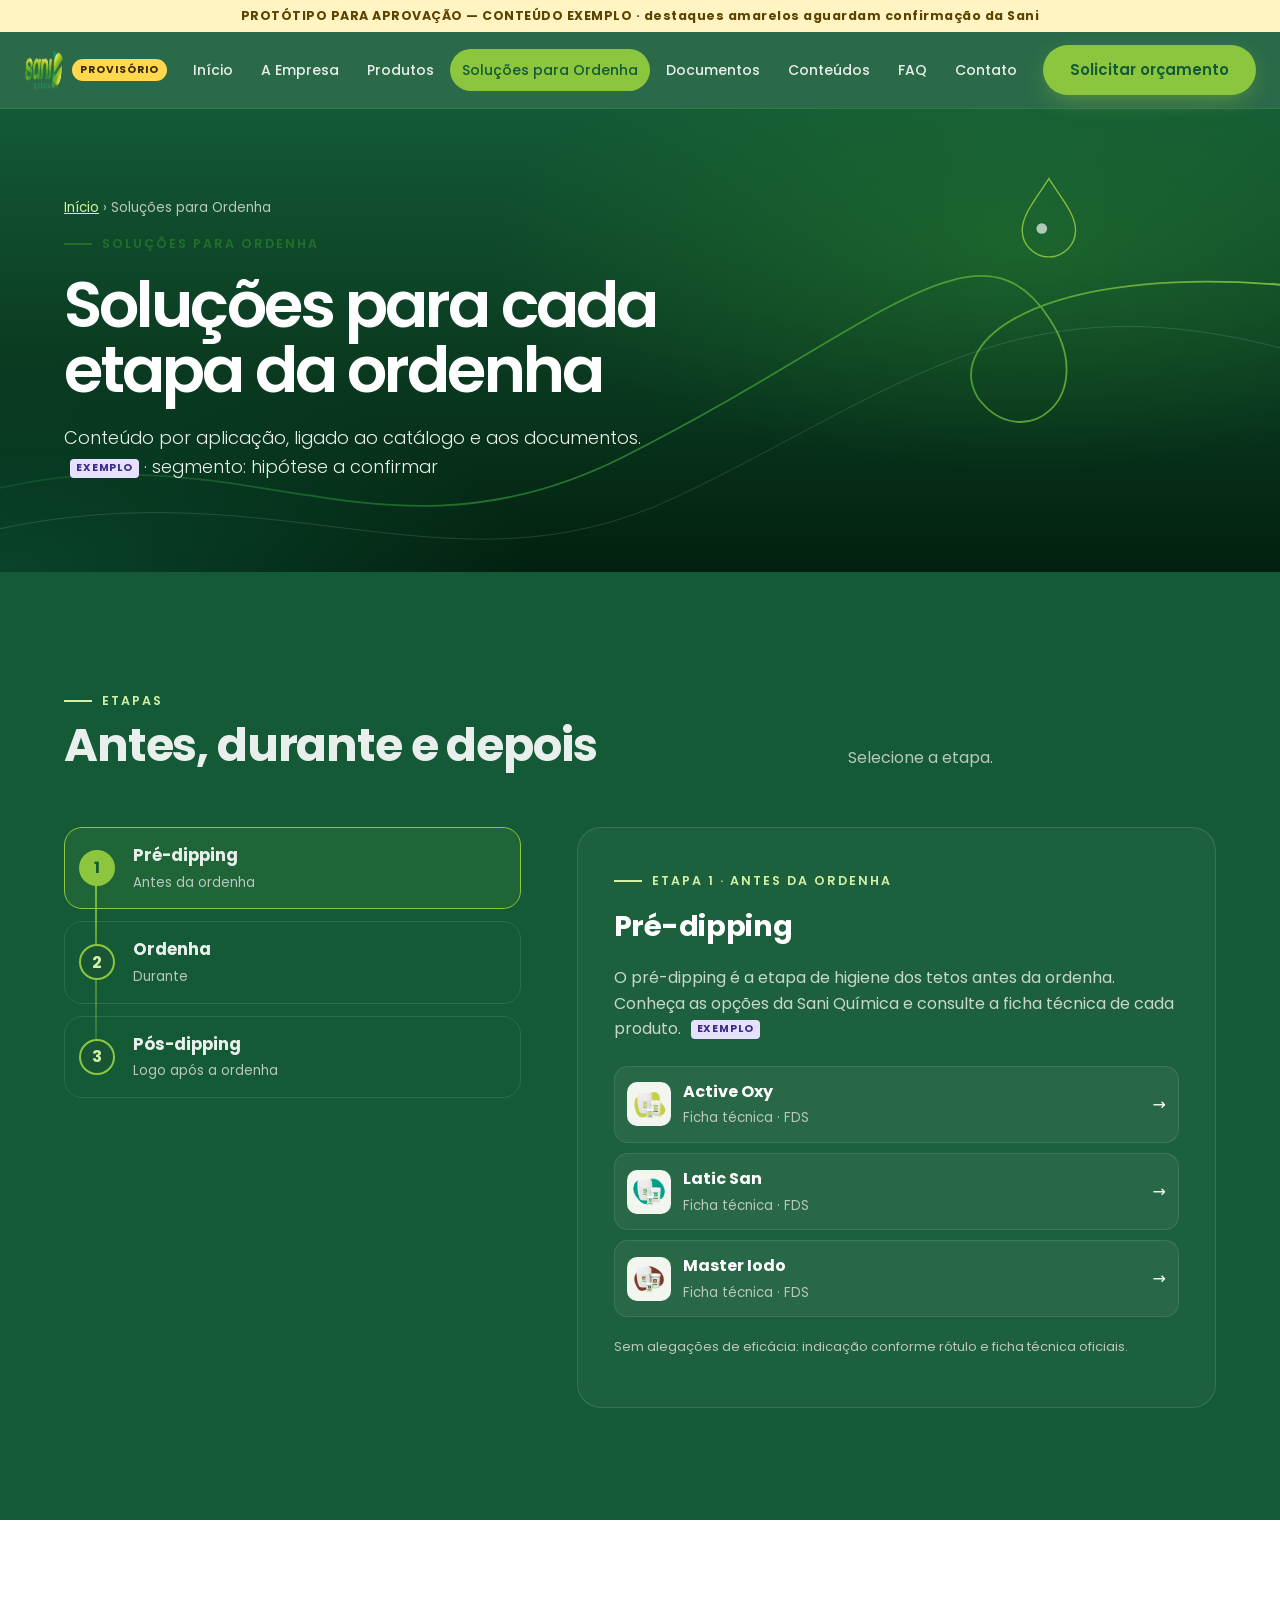
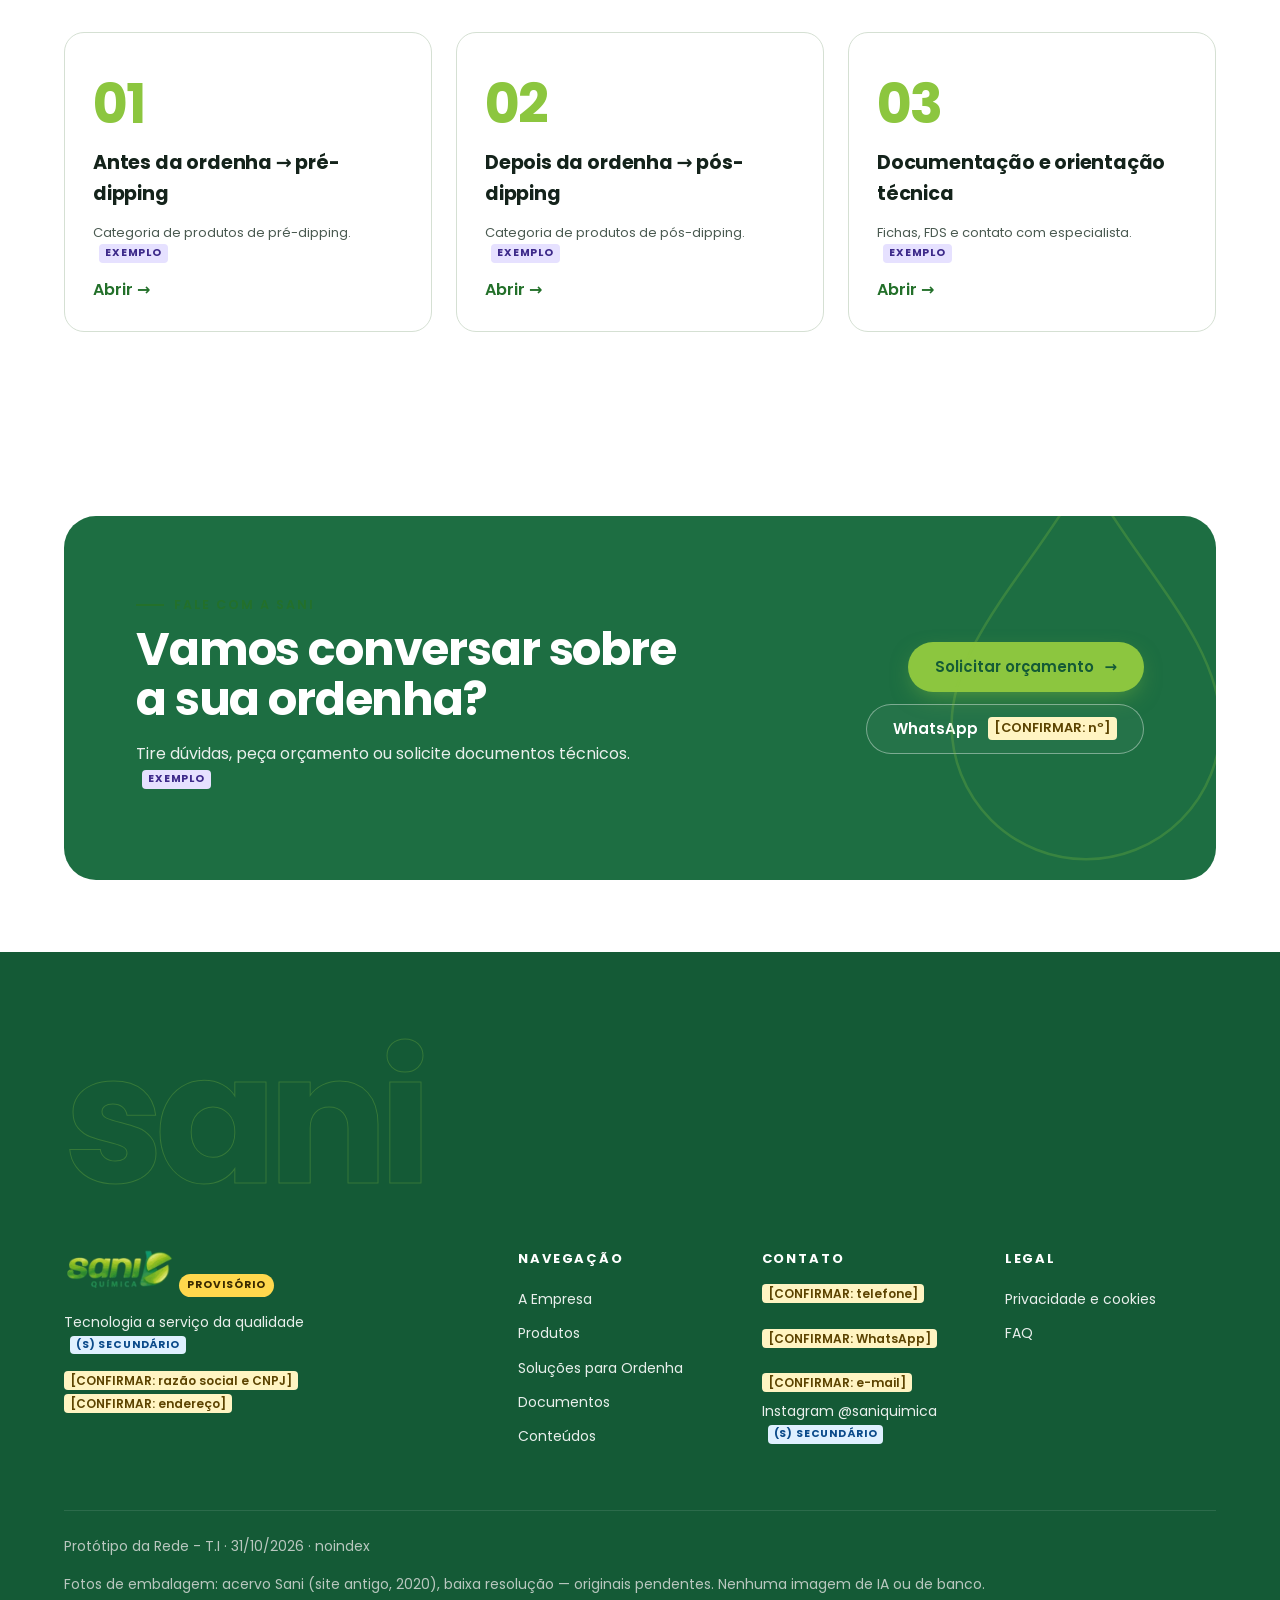
<file: solucoes.html>
<!doctype html><html lang="pt-BR" class="no-js"><head><meta charset="utf-8"><meta name="viewport" content="width=device-width,initial-scale=1,viewport-fit=cover"><meta name="robots" content="noindex,nofollow"><meta name="theme-color" content="#01150c">
<title>Soluções para Ordenha — Sani Química [PROTÓTIPO]</title><link rel="preload" href="assets/fonts/poppins-600.woff2" as="font" type="font/woff2" crossorigin><link rel="stylesheet" href="assets/style.css"></head><body>
<a class="skip" href="#conteudo">Pular para o conteúdo</a>
<div class="proto-banner" role="note">PROTÓTIPO PARA APROVAÇÃO — CONTEÚDO EXEMPLO · destaques amarelos aguardam confirmação da Sani</div>
<header class="site"><div class="container"><a class="logo" href="index.html"><img src="assets/logo-provisorio.png" alt="Sani Química (logo provisório)" width="117" height="42"></a><span class="tag-prov">PROVISÓRIO</span>
<nav class="main" id="menu" aria-label="Principal"><ul><li><a href="index.html">Início</a></li><li><a href="empresa.html">A Empresa</a></li><li><a href="catalogo.html">Produtos</a></li><li><a href="solucoes.html" aria-current=page>Soluções para Ordenha</a></li><li><a href="documentos.html">Documentos</a></li><li><a href="conteudos.html">Conteúdos</a></li><li><a href="faq.html">FAQ</a></li><li><a href="contato.html">Contato</a></li></ul><div class="menu-foot" hidden></div></nav>
<a class="btn btn-primary" href="contato.html">Solicitar orçamento</a><button class="menu-btn" aria-controls="menu" aria-expanded="false" aria-label="Abrir menu"><span></span></button></div></header>
<main id="conteudo"><section class="hero sub"><svg class="hero-line" viewBox="0 0 1440 560" preserveAspectRatio="xMidYMid slice" aria-hidden="true"><defs><linearGradient id="lg" x1="0" x2="1"><stop offset="0" stop-color="#0d4f2c"/><stop offset=".55" stop-color="#2f8a32"/><stop offset="1" stop-color="#8cc63f"/></linearGradient></defs>
<path class="draw" stroke="url(#lg)" stroke-width="2" d="M-40 436.8 C 260 347.2, 420 532.0, 700 392.0 S 1100 112.0, 1180 235.2 C 1240 324.79999999999995, 1150 392.0, 1100 324.79999999999995 C 1060 257.6, 1180 168.0, 1480 201.6"/>
<path class="draw" stroke="rgba(233,239,236,.18)" stroke-width="1" style="animation-delay:.8s" d="M-40 481.59999999999997 C 300 392.0, 500 560.0, 760 436.8 S 1150 179.20000000000002, 1480 280.0"/>
<g class="drop" transform="translate(1180 78.4)"><path d="M0 0 C 14 22, 30 40, 30 58 A 30 30 0 0 1 -30 58 C -30 40, -14 22, 0 0Z" fill="none" stroke="#8cc63f" stroke-width="1.6"/><circle cx="-8" cy="56" r="6" fill="#e9efec" opacity=".8"/></g></svg><div class="container"><div class="copy"><nav class="breadcrumb" aria-label="Trilha"><a href="index.html">Início</a> › Soluções para Ordenha</nav><span class="eyebrow">Soluções para Ordenha</span><h1>Soluções para cada etapa da ordenha</h1><p class="sub">Conteúdo por aplicação, ligado ao catálogo e aos documentos. <span class="ex">EXEMPLO</span> · segmento: hipótese a confirmar</p></div></div></section>
<section class="dark"><div class="container"><div class="sec-head reveal"><div class="t"><span class="eyebrow">Etapas</span><h2>Antes, durante e depois</h2></div><div class="d">Selecione a etapa.</div></div><div class="timeline"><div class="steps-tabs reveal" role="tablist" aria-label="Etapas da ordenha" aria-orientation="vertical"><button class="step" role="tab" id="t-pre" aria-controls="p-pre" aria-selected="true" tabindex="0"><span class="n">1</span><span><strong>Pré-dipping</strong><small>Antes da ordenha</small></span></button><button class="step" role="tab" id="t-ord" aria-controls="p-ord" aria-selected="false" tabindex="-1"><span class="n">2</span><span><strong>Ordenha</strong><small>Durante</small></span></button><button class="step" role="tab" id="t-pos" aria-controls="p-pos" aria-selected="false" tabindex="-1"><span class="n">3</span><span><strong>Pós-dipping</strong><small>Logo após a ordenha</small></span></button></div><div class="reveal"><div class="panel in" role="tabpanel" id="p-pre" aria-labelledby="t-pre"><span class="eyebrow">Etapa 1 · Antes da ordenha</span><h3 style="margin-top:12px">Pré-dipping</h3><p>O pré-dipping é a etapa de higiene dos tetos antes da ordenha. Conheça as opções da Sani Química e consulte a ficha técnica de cada produto. <span class="ex">EXEMPLO</span></p><div class="grid" style="gap:10px;margin-top:24px"><a class="mini" href="produto.html"><span class="th"><img src="assets/img/active-oxy.webp" alt="" width="44" height="44" loading="lazy"></span><span><strong>Active Oxy</strong><br><small style="color:#b9c7bf">Ficha técnica · FDS</small></span><span style="margin-left:auto"><span class="arr" aria-hidden="true">→</span></span></a><a class="mini" href="produto.html"><span class="th"><img src="assets/img/latic-san.webp" alt="" width="44" height="44" loading="lazy"></span><span><strong>Latic San</strong><br><small style="color:#b9c7bf">Ficha técnica · FDS</small></span><span style="margin-left:auto"><span class="arr" aria-hidden="true">→</span></span></a><a class="mini" href="produto.html"><span class="th"><img src="assets/img/master-iodo.webp" alt="" width="44" height="44" loading="lazy"></span><span><strong>Master Iodo</strong><br><small style="color:#b9c7bf">Ficha técnica · FDS</small></span><span style="margin-left:auto"><span class="arr" aria-hidden="true">→</span></span></a></div><p style="margin-top:20px;font-size:13px;color:#b9c7bf">Sem alegações de eficácia: indicação conforme rótulo e ficha técnica oficiais.</p></div><div class="panel" role="tabpanel" id="p-ord" aria-labelledby="t-ord" hidden><span class="eyebrow">Etapa 2 · Durante</span><h3 style="margin-top:12px">Ordenha</h3><p>Etapa de ordenha propriamente dita. Conteúdo desta etapa <span class="ph">[CONFIRMAR: a Sani possui linha para equipamentos/limpeza?]</span> <span class="ex">EXEMPLO</span></p><div class="grid" style="gap:10px;margin-top:24px"><p class="ph">[CONFIRMAR produtos desta etapa — nenhuma foto de pós-dipping no acervo usado]</p></div><p style="margin-top:20px;font-size:13px;color:#b9c7bf">Sem alegações de eficácia: indicação conforme rótulo e ficha técnica oficiais.</p></div><div class="panel" role="tabpanel" id="p-pos" aria-labelledby="t-pos" hidden><span class="eyebrow">Etapa 3 · Logo após a ordenha</span><h3 style="margin-top:12px">Pós-dipping</h3><p>O pós-dipping é aplicado nos tetos logo após a ordenha. Veja as opções da Sani Química e a documentação de cada produto. <span class="ex">EXEMPLO</span></p><div class="grid" style="gap:10px;margin-top:24px"><p class="ph">[CONFIRMAR produtos desta etapa — nenhuma foto de pós-dipping no acervo usado]</p></div><p style="margin-top:20px;font-size:13px;color:#b9c7bf">Sem alegações de eficácia: indicação conforme rótulo e ficha técnica oficiais.</p></div></div></div></div></section>
<section><div class="container"><div class="grid g3"><a class="card reveal" href="catalogo.html" style="transition-delay:0ms"><span style="font-size:3.4rem;font-weight:700;color:var(--c-lime);letter-spacing:-.04em">01</span><h3>Antes da ordenha → pré-dipping</h3><p class="hint">Categoria de produtos de pré-dipping. <span class="ex">EXEMPLO</span></p><span style="color:var(--c-green-text);font-weight:600">Abrir <span class="arr" aria-hidden="true">→</span></span></a><a class="card reveal" href="catalogo.html" style="transition-delay:90ms"><span style="font-size:3.4rem;font-weight:700;color:var(--c-lime);letter-spacing:-.04em">02</span><h3>Depois da ordenha → pós-dipping</h3><p class="hint">Categoria de produtos de pós-dipping. <span class="ex">EXEMPLO</span></p><span style="color:var(--c-green-text);font-weight:600">Abrir <span class="arr" aria-hidden="true">→</span></span></a><a class="card reveal" href="documentos.html" style="transition-delay:180ms"><span style="font-size:3.4rem;font-weight:700;color:var(--c-lime);letter-spacing:-.04em">03</span><h3>Documentação e orientação técnica</h3><p class="hint">Fichas, FDS e contato com especialista. <span class="ex">EXEMPLO</span></p><span style="color:var(--c-green-text);font-weight:600">Abrir <span class="arr" aria-hidden="true">→</span></span></a></div></div>
</section><section class="tight"><div class="container"><div class="cta-band reveal"><svg width="420" height="420" viewBox="0 0 100 100" aria-hidden="true"><path d="M50 4 C62 26 82 44 82 64 A32 32 0 0 1 18 64 C18 44 38 26 50 4Z" fill="none" stroke="#8cc63f" stroke-width=".6"/></svg><div><span class="eyebrow">Fale com a Sani</span><h2>Vamos conversar sobre a sua ordenha?</h2><p>Tire dúvidas, peça orçamento ou solicite documentos técnicos. <span class="ex">EXEMPLO</span></p></div><div class="ctas"><a class="btn btn-primary" href="contato.html">Solicitar orçamento <span class="arr" aria-hidden="true">→</span></a><a class="btn btn-ghost" href="#">WhatsApp <span class="ph">[CONFIRMAR: nº]</span></a></div></div></div></section></main>
<footer class="site"><div class="container"><p class="big-word" aria-hidden="true">sani</p><div class="cols"><div><img src="assets/logo-provisorio.png" alt="" style="height:40px;width:auto" loading="lazy"> <span class="tag-prov">PROVISÓRIO</span><p style="max-width:300px">Tecnologia a serviço da qualidade <span class="ex" style="background:#dff0ff;color:#0b4a8a">(S) SECUNDÁRIO</span></p><p><span class="ph">[CONFIRMAR: razão social e CNPJ]</span><br><span class="ph">[CONFIRMAR: endereço]</span></p></div>
<div><h4>Navegação</h4><a href="empresa.html">A Empresa</a><br><a href="catalogo.html">Produtos</a><br><a href="solucoes.html">Soluções para Ordenha</a><br><a href="documentos.html">Documentos</a><br><a href="conteudos.html">Conteúdos</a></div>
<div><h4>Contato</h4><span class="ph">[CONFIRMAR: telefone]</span><br><br><span class="ph">[CONFIRMAR: WhatsApp]</span><br><br><span class="ph">[CONFIRMAR: e-mail]</span><br><a href="#">Instagram @saniquimica <span class="ex" style="background:#dff0ff;color:#0b4a8a">(S) SECUNDÁRIO</span></a></div>
<div><h4>Legal</h4><a href="privacidade.html">Privacidade e cookies</a><br><a href="faq.html">FAQ</a></div></div>
<div class="legal"><span>Protótipo da Rede - T.I · 31/10/2026 · noindex</span><span>Fotos de embalagem: acervo Sani (site antigo, 2020), baixa resolução — originais pendentes. Nenhuma imagem de IA ou de banco.</span></div></div></footer>
<nav class="mbar" aria-label="Ações rápidas"><a href="#" aria-label="WhatsApp (número a confirmar)"><svg viewBox="0 0 24 24" fill="none" stroke="currentColor" stroke-width="1.8"><path d="M4 20l1.4-4A8 8 0 1 1 8 18.6z"/></svg>WhatsApp</a><a class="hl" href="contato.html"><svg viewBox="0 0 24 24" fill="none" stroke="currentColor" stroke-width="1.8"><path d="M5 3h10l4 4v14H5zM9 12h6M9 16h6"/></svg>Orçamento</a><a href="catalogo.html"><svg viewBox="0 0 24 24" fill="none" stroke="currentColor" stroke-width="1.8"><rect x="3" y="3" width="7" height="7" rx="2"/><rect x="14" y="3" width="7" height="7" rx="2"/><rect x="3" y="14" width="7" height="7" rx="2"/><rect x="14" y="14" width="7" height="7" rx="2"/></svg>Catálogo</a></nav>
<script src="assets/app.js" defer></script></body></html>
</file>
<file: assets/style.css>
@import url('fonts.css');@import url('tokens.css');
/* Protótipo da Rede - T.I — direção premium agro. CSS vanilla, sem framework. */
*{box-sizing:border-box}html{scroll-behavior:smooth}body{margin:0;font-family:var(--font);color:var(--c-text);line-height:var(--lh);background:#fff;-webkit-font-smoothing:antialiased}
img,svg{max-width:100%}a{color:var(--c-green-text)}
:focus-visible{outline:3px solid var(--c-focus);outline-offset:3px;border-radius:4px}
.container{max-width:var(--container);margin:0 auto;padding:0 var(--gutter)}
.skip{position:absolute;left:-999px}.skip:focus{left:12px;top:40px;z-index:99;background:#fff;padding:8px 12px}
/* veracidade */
.proto-banner{background:var(--c-warn-bg);color:var(--c-warn);text-align:center;font-weight:700;font-size:12.5px;letter-spacing:.04em;padding:6px 12px;position:relative;z-index:60}
.ph{background:var(--c-warn-bg);color:var(--c-warn);padding:1px 6px;border-radius:4px;font-weight:600;font-size:.86em;letter-spacing:0;text-transform:none;box-decoration-break:clone;-webkit-box-decoration-break:clone}
.ex{display:inline-block;font-size:10.5px;font-weight:700;letter-spacing:.08em;background:#e6e1ff;color:#3d2a8a;border-radius:4px;padding:1px 6px;vertical-align:middle;margin-left:6px}
.tag-prov{font-size:10px;background:var(--c-warn-bg);color:var(--c-warn);padding:1px 6px;border-radius:4px;font-weight:700;letter-spacing:.06em}
/* header */
header.site{position:sticky;top:0;z-index:50;background:rgba(20,90,54,.9);backdrop-filter:blur(14px);-webkit-backdrop-filter:blur(14px);border-bottom:1px solid rgba(140,198,63,.15);color:var(--c-on-dark)}
header.site .container{display:flex;align-items:center;justify-content:space-between;gap:20px;height:76px}
.logo{display:flex;flex-direction:column;gap:2px;text-decoration:none}.logo img{height:42px;width:auto}
nav.main ul{display:flex;gap:4px;list-style:none;margin:0;padding:0}
nav.main a{display:block;color:var(--c-on-dark);text-decoration:none;font-weight:500;font-size:14px;padding:10px 12px;border-radius:999px;transition:background .2s,color .2s}
nav.main a:hover{background:rgba(255,255,255,.08)}nav.main a[aria-current]{color:var(--c-bg-deep);background:var(--c-lime)}
.menu-btn{display:none;width:48px;height:48px;border-radius:50%;border:1px solid rgba(255,255,255,.25);background:transparent;color:#fff;cursor:pointer}
.menu-btn span,.menu-btn span::before,.menu-btn span::after{display:block;width:20px;height:2px;background:#fff;margin:auto;position:relative;transition:.3s}
.menu-btn span::before,.menu-btn span::after{content:"";position:absolute}.menu-btn span::before{top:-6px}.menu-btn span::after{top:6px}
/* buttons */
.btn{display:inline-flex;align-items:center;justify-content:center;gap:10px;min-height:48px;border-radius:999px;padding:12px 26px;font-weight:600;text-decoration:none;border:1.5px solid transparent;cursor:pointer;font-family:inherit;font-size:15px;transition:transform .25s cubic-bezier(.2,.8,.2,1),background .2s,box-shadow .25s}
.btn:hover{transform:translateY(-2px)}.btn .arr{transition:transform .25s}.btn:hover .arr{transform:translateX(4px)}
.btn-primary{background:var(--c-lime);color:var(--c-bg-deep);box-shadow:0 8px 24px -8px rgba(140,198,63,.6)}.btn-primary:hover{background:#a0d65a}
.btn-secondary{color:var(--c-green-text);border-color:currentColor;background:transparent}.btn-secondary:hover{background:var(--c-surface)}
.btn-dark{background:var(--c-green-dark);color:#fff}.btn-dark:hover{background:var(--c-band)}
.btn-ghost{color:#fff;border-color:rgba(255,255,255,.4);background:rgba(255,255,255,.04)}.btn-ghost:hover{background:rgba(255,255,255,.1)}
.btn[disabled]{opacity:.5;cursor:not-allowed;transform:none}
/* hero */
.hero{position:relative;overflow:hidden;background:radial-gradient(ellipse 80% 70% at 85% 20%,rgba(47,138,50,.35),transparent 60%),radial-gradient(ellipse 60% 60% at 0% 100%,rgba(35,116,74,.6),transparent 70%),var(--c-bg-deep);color:#fff;padding:120px 0 110px}
.hero.sub{padding:88px 0 72px}
.hero .container{position:relative;z-index:2;display:grid;grid-template-columns:repeat(12,1fr);gap:var(--gutter);align-items:end}
.hero .copy{grid-column:1/span 8}.hero .aside{grid-column:9/span 4}
.eyebrow{display:inline-flex;align-items:center;gap:10px;font-size:12.5px;letter-spacing:.16em;text-transform:uppercase;font-weight:600;color:var(--c-lime-text)}
.eyebrow::before{content:"";width:28px;height:1.5px;background:currentColor}
.hero h1{font-size:clamp(2.6rem,6.4vw,5.6rem);line-height:1.02;letter-spacing:-.035em;font-weight:700;margin:18px 0 22px}
.hero.sub h1{font-size:clamp(2.2rem,5vw,4rem)}
.hero h1 em{font-style:normal;color:var(--c-lime-text)}
.hero p.sub{font-size:clamp(1.05rem,1.4vw,1.3rem);color:var(--c-on-dark);max-width:620px;font-weight:300}
.hero .ctas{display:flex;gap:12px;flex-wrap:wrap;margin-top:34px}
.hero-line{position:absolute;inset:0;z-index:1;pointer-events:none;opacity:.9}
.hero-line path{fill:none;stroke-linecap:round}
.draw{stroke-dasharray:2400;stroke-dashoffset:2400;animation:draw 3.2s cubic-bezier(.6,.1,.2,1) .3s forwards}
@keyframes draw{to{stroke-dashoffset:0}}
.drop{animation:float 6s ease-in-out infinite}@keyframes float{50%{transform:translateY(-10px)}}
.stat-card{border:1px solid rgba(255,255,255,.14);background:rgba(255,255,255,.05);backdrop-filter:blur(10px);border-radius:var(--radius-lg);padding:22px}
.stat-card small{color:#b9c7bf;display:block;font-size:13px}
.scroll-cue{margin-top:56px;font-size:12px;letter-spacing:.14em;text-transform:uppercase;color:#b9c7bf;display:flex;align-items:center;gap:10px}
.scroll-cue i{width:1px;height:36px;background:linear-gradient(var(--c-lime),transparent)}
/* sections */
section{padding:112px 0}section.tight{padding:72px 0}section.alt{background:var(--c-surface)}section.dark{background:var(--c-bg-deep);color:var(--c-on-dark)}
.sec-head{display:grid;grid-template-columns:repeat(12,1fr);gap:var(--gutter);margin-bottom:56px;align-items:end}
.sec-head .t{grid-column:1/span 7}.sec-head .d{grid-column:9/span 4;color:var(--c-text-muted)}
section.dark .sec-head .d{color:#b9c7bf}
h2{font-size:clamp(2rem,3.6vw,3.2rem);letter-spacing:-.025em;line-height:1.08;margin:10px 0 0;font-weight:700}h3{font-size:1.2rem;margin:0 0 8px;letter-spacing:-.01em}
section:not(.dark) .eyebrow{color:var(--c-green-text)}
.grid{display:grid;gap:var(--gutter)}.g2{grid-template-columns:repeat(2,1fr)}.g3{grid-template-columns:repeat(3,1fr)}.g4{grid-template-columns:repeat(4,1fr)}
.card{background:#fff;border:1px solid var(--c-border);border-radius:var(--radius-lg);padding:28px;transition:transform .35s cubic-bezier(.2,.8,.2,1),box-shadow .35s,border-color .35s}
a.card{text-decoration:none;color:inherit;display:block}a.card:hover{transform:translateY(-4px);box-shadow:var(--shadow-hover);border-color:var(--c-lime)}
/* placeholder imagem */
.img-ph{position:relative;background:linear-gradient(135deg,#e9efe7,#dbe5d8);border-radius:var(--radius-lg);display:flex;align-items:center;justify-content:center;text-align:center;color:#33443a;font-weight:600;font-size:13px;padding:16px;min-height:220px;overflow:hidden}
.img-ph::before{content:"";position:absolute;inset:12px;border:1.5px dashed rgba(51,68,58,.35);border-radius:calc(var(--radius-lg) - 6px)}
.img-ph span{position:relative;background:rgba(255,255,255,.75);padding:6px 12px;border-radius:999px}
.dark .img-ph,.hero .img-ph{background:linear-gradient(135deg,#1a5c39,#1f6b43);color:#d7e3dc}.dark .img-ph::before,.hero .img-ph::before{border-color:rgba(215,227,220,.3)}.dark .img-ph span,.hero .img-ph span{background:rgba(1,21,12,.6)}
/* produto card glass */
.pgrid{display:grid;gap:var(--gutter);grid-template-columns:repeat(3,1fr)}
.pcard{position:relative;border-radius:var(--radius-lg);overflow:hidden;background:linear-gradient(160deg,#1f6b43,#145a36);color:#fff;min-height:420px;display:flex;flex-direction:column;justify-content:flex-end;isolation:isolate;transition:transform .45s cubic-bezier(.2,.8,.2,1),box-shadow .45s}
.pcard .img-ph{position:absolute;inset:0;border-radius:0;z-index:-1;transition:transform .8s cubic-bezier(.2,.8,.2,1);align-items:flex-start;padding-top:70px}
.pcard:hover{transform:translateY(-6px);box-shadow:0 30px 60px -20px rgba(1,21,12,.55)}.pcard:hover .img-ph{transform:scale(1.05)}
.pcard .glass{margin:14px;padding:20px;border-radius:16px;background:rgba(1,21,12,.62);backdrop-filter:blur(16px) saturate(140%);-webkit-backdrop-filter:blur(16px) saturate(140%);border:1px solid rgba(255,255,255,.14)}
.pcard .glass h3{font-size:1.3rem;margin:6px 0}.pcard .family{color:#b9c7bf}
.pcard .row{display:flex;justify-content:space-between;align-items:center;gap:8px;margin-top:12px}
.pcard a.stretch{color:#fff;text-decoration:none;font-weight:600;font-size:14px;display:inline-flex;align-items:center;gap:6px;min-height:44px}
.pcard a.stretch::after{content:"";position:absolute;inset:0}
.pcard .pill{position:absolute;top:16px;left:16px;z-index:2}
.family{font-size:11.5px;text-transform:uppercase;letter-spacing:.12em;font-weight:600;color:var(--c-text-muted)}
.badge{display:inline-flex;align-items:center;gap:6px;font-size:12px;font-weight:700;padding:5px 12px;border-radius:999px;letter-spacing:.02em}
.badge-pre{background:var(--c-pre-bg);color:var(--c-pre)}.badge-pos{background:var(--c-pos-bg);color:var(--c-pos)}.badge-pending{background:var(--c-warn-bg);color:var(--c-warn)}
/* timeline interativa */
.timeline{display:grid;grid-template-columns:5fr 7fr;gap:56px;align-items:start}
.steps-tabs{display:flex;flex-direction:column;gap:12px;position:relative}
.steps-tabs::before{content:"";position:absolute;left:31px;top:30px;bottom:30px;width:2px;background:linear-gradient(var(--c-lime),rgba(140,198,63,.15))}
.step{display:flex;gap:18px;align-items:center;text-align:left;background:transparent;border:1px solid rgba(255,255,255,.1);border-radius:18px;padding:14px 18px 14px 14px;color:var(--c-on-dark);font:inherit;cursor:pointer;min-height:64px;transition:.3s;position:relative}
.step .n{flex:none;width:36px;height:36px;border-radius:50%;display:grid;place-items:center;background:#185535;border:2px solid var(--c-lime);font-weight:700;color:var(--c-lime-text);z-index:1}
.step strong{display:block;font-size:1.05rem}.step small{color:#b9c7bf}
.step[aria-selected=true]{background:rgba(140,198,63,.1);border-color:var(--c-lime)}.step[aria-selected=true] .n{background:var(--c-lime);color:var(--c-bg-deep)}
.step:hover{border-color:rgba(140,198,63,.6)}
.panel{border:1px solid rgba(255,255,255,.12);background:rgba(255,255,255,.04);border-radius:24px;padding:36px;min-height:380px}
.panel[hidden]{display:none}.panel.in{animation:fadeup .5s cubic-bezier(.2,.8,.2,1)}
.panel h3{font-size:1.8rem;color:#fff}.panel p{color:#c9d6ce}
.mini{display:flex;gap:12px;align-items:center;padding:12px;border-radius:14px;background:rgba(255,255,255,.05);border:1px solid rgba(255,255,255,.1);color:#fff;text-decoration:none;min-height:56px;transition:.25s}
.mini:hover{border-color:var(--c-lime);background:rgba(140,198,63,.08)}.mini .th{width:44px;height:44px;border-radius:10px;background:#1c6340;flex:none;display:grid;place-items:center;font-size:10px;color:#b9c7bf}
@keyframes fadeup{from{opacity:0;transform:translateY(14px)}to{opacity:1;transform:none}}
/* docs */
.doc{display:flex;align-items:center;gap:14px;padding:16px 18px;border:1px solid var(--c-border);border-radius:16px;text-decoration:none;color:var(--c-text);background:#fff;min-height:64px;transition:.25s}
.doc:hover{border-color:var(--c-green);transform:translateX(4px)}.doc .ic{flex:none;width:44px;height:44px;border-radius:12px;background:#e8f3df;display:grid;place-items:center}
.doc small{display:block;color:var(--c-text-muted);font-size:12.5px}.doc .go{margin-left:auto;color:var(--c-green-text);font-weight:600;font-size:13px}
/* catálogo */
.layout-catalog{display:grid;grid-template-columns:280px 1fr;gap:40px;align-items:start}
.filters{position:sticky;top:96px}.filters fieldset{border:1px solid var(--c-border);border-radius:18px;padding:18px;margin:0 0 14px}.filters legend{font-weight:700;padding:0 6px;font-size:14px}
.filters label{display:flex;gap:10px;align-items:center;min-height:44px;cursor:pointer;font-weight:500;font-size:14.5px}
.filters input[type=checkbox]{width:20px;height:20px;accent-color:var(--c-green-dark)}
.sheet-head,.sheet-foot,.filter-open{display:none}
.chips{display:flex;gap:8px;flex-wrap:wrap;margin-bottom:20px;align-items:center}.chip{background:#fff;border:1px solid var(--c-border);border-radius:999px;padding:8px 14px;font-size:13.5px;min-height:40px;display:inline-flex;align-items:center}
.pgrid.cat .pcard{min-height:380px}
.breadcrumb{font-size:13.5px;color:#b9c7bf;margin-bottom:8px}.breadcrumb a{color:var(--c-lime-text)}
/* produto */
.product{display:grid;grid-template-columns:7fr 5fr;gap:56px;align-items:start}
.gallery .main{min-height:520px}.thumbs{display:grid;grid-template-columns:repeat(4,1fr);gap:10px;margin-top:10px}
.thumbs button{border:2px solid transparent;border-radius:14px;padding:0;background:none;cursor:pointer;min-height:44px}.thumbs button[aria-pressed=true]{border-color:var(--c-lime)}.thumbs .img-ph{min-height:96px;font-size:11px;border-radius:12px;padding:6px}.thumbs .img-ph::before{inset:5px}
.buybox{position:sticky;top:100px}
.notice{border-left:4px solid var(--c-warn);background:var(--c-warn-bg);color:var(--c-warn);padding:14px 16px;border-radius:0 12px 12px 0;font-size:14px;font-weight:500}
table{width:100%;border-collapse:collapse;font-size:14.5px}th,td{border-bottom:1px solid var(--c-border);padding:12px 10px;text-align:left}th{font-size:12px;text-transform:uppercase;letter-spacing:.08em;color:var(--c-text-muted)}
/* forms */
form .field{display:flex;flex-direction:column;gap:6px;margin-bottom:18px}label{font-weight:500;font-size:14.5px}
input,select,textarea{font:inherit;font-size:16px;padding:13px 14px;min-height:48px;border:1.5px solid #7d8c83;border-radius:12px;background:#fff;transition:border-color .2s,box-shadow .2s}
input:focus,select:focus,textarea:focus{border-color:var(--c-green-dark);box-shadow:0 0 0 4px rgba(140,198,63,.3);outline:none}
.is-error{border-color:var(--c-error)}.hint{font-size:13px;color:var(--c-text-muted)}.err{color:var(--c-error);font-size:13px;font-weight:500}
.privacy-note{font-size:13px;color:var(--c-text-muted);background:var(--c-surface);border-radius:12px;padding:14px 16px;border:1px solid var(--c-border)}
/* faq */
details{border-bottom:1px solid var(--c-border)}summary{padding:24px 48px 24px 0;font-weight:600;font-size:1.1rem;cursor:pointer;list-style:none;position:relative;min-height:44px}
summary::-webkit-details-marker{display:none}summary::after{content:"+";position:absolute;right:8px;top:18px;font-size:28px;font-weight:300;color:var(--c-green-text);transition:transform .3s}details[open] summary::after{transform:rotate(45deg)}details>div{padding:0 0 24px;color:var(--c-text-muted)}
/* artigos */
.post{display:flex;flex-direction:column;gap:12px}.post .img-ph{min-height:240px}.post time{font-size:12.5px;color:var(--c-text-muted)}
.prose{max-width:760px}.prose h2{font-size:1.6rem;margin-top:40px}.prose p,.prose li{color:#33443a}
/* cta */
.cta-band{position:relative;overflow:hidden;background:var(--c-band);color:#fff;border-radius:32px;padding:72px;display:grid;grid-template-columns:7fr 5fr;gap:32px;align-items:center}
.cta-band p{color:var(--c-on-dark)}.cta-band .ctas{display:flex;gap:12px;flex-wrap:wrap;justify-content:flex-end}
.cta-band svg{position:absolute;right:-80px;top:-60px;opacity:.25;pointer-events:none}
/* footer */
footer.site{background:var(--c-bg-deep);color:var(--c-on-dark);padding:88px 0 32px;font-size:14px}footer.site a{color:var(--c-on-dark);text-decoration:none;display:inline-block;padding:6px 0}footer.site a:hover{color:var(--c-lime-text)}
footer.site .cols{display:grid;grid-template-columns:2fr 1fr 1fr 1fr;gap:32px}footer.site h4{color:#fff;font-size:13px;letter-spacing:.14em;text-transform:uppercase;margin:0 0 12px}
footer.site .legal{border-top:1px solid rgba(255,255,255,.1);margin-top:56px;padding-top:24px;display:flex;justify-content:space-between;gap:16px;flex-wrap:wrap;color:#b9c7bf}
.big-word{font-size:clamp(4rem,14vw,12rem);font-weight:700;letter-spacing:-.05em;line-height:.9;color:transparent;-webkit-text-stroke:1px rgba(140,198,63,.28);margin:0 0 48px}
/* barra móvel */
.mbar{display:none}
/* reveal */
.reveal{opacity:0;transform:translateY(28px);transition:opacity .8s cubic-bezier(.2,.8,.2,1),transform .8s cubic-bezier(.2,.8,.2,1)}.reveal.on{opacity:1;transform:none}
.no-js .reveal{opacity:1;transform:none}
@media (prefers-reduced-motion:reduce){*,*::before,*::after{animation:none!important;transition:none!important;scroll-behavior:auto!important}.reveal{opacity:1;transform:none}.draw{stroke-dashoffset:0}}
/* ---------- responsivo ---------- */

@media (max-width:980px){
 .menu-btn{display:grid;place-items:center}header.site .btn{display:none}
 nav.main{position:fixed;inset:0;top:0;background:var(--c-bg-deep);z-index:70;display:flex;flex-direction:column;justify-content:center;padding:96px 28px 120px;opacity:0;visibility:hidden;transition:opacity .35s,visibility .35s}
 nav.main ul{flex-direction:column;gap:4px}nav.main a{font-size:clamp(1.6rem,7vw,2.2rem);font-weight:600;padding:10px 0;border-radius:0;letter-spacing:-.02em}nav.main a[aria-current]{background:none;color:var(--c-lime-text)}
 body.menu-open nav.main{opacity:1;visibility:visible}body.menu-open{overflow:hidden}
 body.menu-open .menu-btn{position:relative;z-index:80}body.menu-open .menu-btn span{background:transparent}body.menu-open .menu-btn span::before{top:0;transform:rotate(45deg)}body.menu-open .menu-btn span::after{top:0;transform:rotate(-45deg)}
 .menu-foot{margin-top:40px;color:#b9c7bf;font-size:14px}
 .hero .copy,.hero .aside,.sec-head .t,.sec-head .d{grid-column:1/-1}
 .timeline,.product,.layout-catalog,.cta-band{grid-template-columns:1fr}.cta-band .ctas{justify-content:flex-start}
 .pgrid,.g3,.g4{grid-template-columns:repeat(2,1fr)}.buybox,.filters{position:static}
 /* filtros bottom sheet */
 .filter-open{display:inline-flex}
 .filters{position:fixed;left:0;right:0;bottom:0;z-index:75;background:#fff;border-radius:24px 24px 0 0;padding:8px 20px 20px;max-height:82vh;overflow:auto;transform:translateY(105%);transition:transform .4s cubic-bezier(.2,.8,.2,1);box-shadow:0 -20px 60px rgba(0,0,0,.3)}
 body.sheet-open .filters{transform:none}.sheet-head{display:flex;justify-content:space-between;align-items:center;padding:12px 0;position:sticky;top:0;background:#fff}.sheet-head::before{content:"";position:absolute;top:0;left:50%;width:40px;height:4px;border-radius:4px;background:#ccd6cf;transform:translateX(-50%)}
 .sheet-foot{display:flex;gap:10px;position:sticky;bottom:-20px;background:#fff;padding:12px 0}.sheet-foot .btn{flex:1}
 .scrim{position:fixed;inset:0;background:rgba(1,21,12,.5);z-index:74;opacity:0;visibility:hidden;transition:.3s}body.sheet-open .scrim{opacity:1;visibility:visible}
 .mbar{display:grid;grid-template-columns:repeat(3,1fr);position:fixed;left:10px;right:10px;bottom:10px;z-index:65;background:rgba(1,21,12,.92);backdrop-filter:blur(14px);-webkit-backdrop-filter:blur(14px);border:1px solid rgba(140,198,63,.25);border-radius:20px;padding:6px;box-shadow:0 12px 30px rgba(0,0,0,.35)}
 .mbar a{display:flex;flex-direction:column;align-items:center;justify-content:center;gap:2px;min-height:52px;color:#e9efec;text-decoration:none;font-size:11.5px;font-weight:600;border-radius:14px}
 .mbar a.hl{background:var(--c-lime);color:var(--c-bg-deep)}.mbar svg{width:20px;height:20px}
 body{padding-bottom:84px}
}
@media (max-width:600px){
 :root{--gutter:20px}section{padding:76px 0}section.tight{padding:52px 0}.hero{padding:72px 0 64px}.hero.sub{padding:56px 0 48px}
 .pgrid,.g2,.g3,.g4{grid-template-columns:1fr}.pcard{min-height:360px}.gallery .main{min-height:320px}
 .cta-band{padding:40px 24px;border-radius:24px}.panel{padding:24px;min-height:0}footer.site .cols{grid-template-columns:1fr 1fr}footer.site .cols>div:first-child{grid-column:1/-1}
 .hero .ctas .btn{flex:1}.sec-head{margin-bottom:36px}.step{min-height:60px}.steps-tabs::before{left:31px}
 header.site .container{height:64px}.logo img{height:34px}
}
.grid>*,form .field{min-width:0}input,select,textarea{width:100%;max-width:100%}
@media (max-width:600px){form.card{padding:24px!important}}
/* v0.2.1 correções pós-revisão visual */
header.site .container{max-width:1400px}nav.main a,header.site .btn{white-space:nowrap}
.scrim{display:none}
.pcard .img-ph{background:radial-gradient(ellipse at 70% 10%,rgba(140,198,63,.22),transparent 55%),linear-gradient(160deg,#123d29,#145a36);color:#d7e3dc}
.pcard .img-ph::before{border-color:rgba(215,227,220,.25)}.pcard .img-ph span{background:rgba(1,21,12,.55)}
@media (max-width:1240px){
 .menu-btn{display:grid;place-items:center}header.site .btn{display:none}
 nav.main{position:fixed;inset:0;background:var(--c-bg-deep);z-index:70;display:flex;flex-direction:column;justify-content:center;padding:96px 28px 120px;opacity:0;visibility:hidden;transition:opacity .35s,visibility .35s}
 nav.main ul{flex-direction:column;gap:4px}nav.main a{font-size:clamp(1.6rem,7vw,2.2rem);font-weight:600;padding:10px 0;border-radius:0;letter-spacing:-.02em}nav.main a[aria-current]{background:none;color:var(--c-lime-text)}
 body.menu-open nav.main{opacity:1;visibility:visible}body.menu-open{overflow:hidden}body.menu-open .menu-btn{position:relative;z-index:80}
 body.menu-open .menu-btn span{background:transparent}body.menu-open .menu-btn span::before{top:0;transform:rotate(45deg)}body.menu-open .menu-btn span::after{top:0;transform:rotate(-45deg)}
}
@media (max-width:980px){.scrim{display:block}}
body.menu-open header.site{backdrop-filter:none;-webkit-backdrop-filter:none;background:var(--c-bg-deep)}
body.menu-open .mbar{display:none}
@media (max-width:600px){table.docs{min-width:0!important}table.docs thead{display:none}table.docs tr{display:grid;gap:8px;padding:14px 0;border-bottom:1px solid var(--c-border)}table.docs td{border:0;padding:0}}
/* ===== Protótipo da Rede - T.I (31/10/2026) — camada premium: fotos reais de embalagem, selo PROVISÓRIO, editorial ===== */
body{overflow-x:hidden;font-feature-settings:"ss01"}
header.site .container{gap:14px}
.tag-prov{display:inline-flex;align-items:center;font-size:10.5px;background:#ffd84d;color:#3a2a00;padding:3px 8px;border-radius:999px;font-weight:700;letter-spacing:.1em;white-space:nowrap;vertical-align:middle}
header.site .tag-prov{margin-left:-6px}
.hero{background:radial-gradient(ellipse 70% 80% at 80% 30%,rgba(47,138,50,.42),transparent 60%),radial-gradient(ellipse 60% 70% at 0% 100%,rgba(10,74,47,.85),transparent 70%),linear-gradient(180deg,#145a36,#02200f)}
.hero h1{font-weight:600;letter-spacing:-.045em}
.hero h1 em{background:linear-gradient(90deg,#8cc63f,#c8e89a);-webkit-background-clip:text;background-clip:text;color:transparent}
.hero:not(.sub) .container{align-items:center}
.hero-shot{margin:0;position:relative;border-radius:28px;padding:28px 22px 16px;background:radial-gradient(circle at 50% 40%,#ffffff 0,#eef4ea 70%);box-shadow:0 40px 80px -30px rgba(0,0,0,.6),0 0 0 1px rgba(140,198,63,.25);transform:rotate(-1.5deg)}
.hero-shot img{display:block;width:100%;height:auto;max-width:525px;margin:auto;filter:drop-shadow(0 18px 24px rgba(1,21,12,.25))}
.hero-shot figcaption,.pshot figcaption{font-size:11.5px;color:#3c4a42;margin-top:10px;line-height:1.4}
.trust{position:relative;z-index:2;margin-top:56px}
.trust ul{list-style:none;margin:0;padding:18px 0 0;border-top:1px solid rgba(233,239,236,.16);display:grid;grid-template-columns:repeat(3,1fr);gap:24px;font-size:14px;color:#cfdcd4}
.trust li::before{content:"";display:inline-block;width:8px;height:8px;border-radius:50%;background:#8cc63f;margin-right:10px;vertical-align:middle}
/* cartão de produto v2: estúdio claro */
.pcard.v2{background:linear-gradient(180deg,#f7faf5,#e8f0e4);color:var(--c-text);min-height:0;justify-content:flex-start;border:1px solid var(--c-border);box-shadow:0 1px 0 rgba(1,21,12,.04)}
.pcard.v2 .pshot{margin:0;padding:56px 18px 6px;text-align:center}
.pcard.v2 .pshot img{width:100%;height:auto;max-width:525px;aspect-ratio:525/375;object-fit:contain;transition:transform .8s cubic-bezier(.2,.8,.2,1);filter:drop-shadow(0 14px 18px rgba(1,21,12,.18))}
.pcard.v2:hover .pshot img{transform:scale(1.04) translateY(-4px)}
.pcard.v2 .glass{background:#fff;border:1px solid var(--c-border);backdrop-filter:none;-webkit-backdrop-filter:none;margin:10px 12px 12px}
.pcard.v2 .glass p{color:var(--c-text-muted)!important}.pcard.v2 .family{color:var(--c-text-muted)}
.pcard.v2 a.stretch{color:var(--c-green-text)}.pcard.v2 .row span{color:var(--c-text-muted)!important}
.pcard.v2 .glass h3{font-weight:600;letter-spacing:-.02em}
.pcard.v2:hover{border-color:var(--c-lime)}
.mini .th{background:#f2f6ef}.mini .th img{width:40px;height:40px;object-fit:contain}
/* galeria do produto */
.pshot.main{margin:0;border-radius:24px;padding:36px 28px 18px;background:radial-gradient(circle at 50% 42%,#fff,#e9f1e5 75%);border:1px solid var(--c-border);text-align:center}
.pshot.main img{width:100%;height:auto;max-width:525px;filter:drop-shadow(0 18px 22px rgba(1,21,12,.2))}
.gallery .gl{margin:10px 0 0;font-size:13px}
.fsani{background:repeating-linear-gradient(135deg,#eef3ec 0 14px,#e4ece1 14px 28px)}
/* menu móvel refinado */
@media (max-width:980px){
 header.site .tag-prov{margin-left:0}
 body.menu-open nav.main{animation:menuIn .35s cubic-bezier(.2,.8,.2,1)}
 body.menu-open nav.main a{font-size:1.4rem;font-weight:500;padding:14px 18px;border-bottom:1px solid rgba(255,255,255,.06);border-radius:12px}
 .trust ul{grid-template-columns:1fr;gap:10px}
 .hero-shot{transform:none;margin-top:28px}
}
@keyframes menuIn{from{opacity:0;transform:translateY(-12px)}to{opacity:1;transform:none}}
@media (max-width:600px){header.site .btn-primary{display:none}.hero-shot{padding:18px 12px 12px}.pcard.v2 .pshot{padding-top:52px}}
@media (prefers-reduced-motion:reduce){.hero-shot{transform:none}.pcard.v2:hover .pshot img{transform:none}}
.hero .container.trust{display:block}
.badge-eq{background:#e3f1dc;color:#1d5a22}
.ph-sm{font-size:.62em;font-weight:600;vertical-align:middle;white-space:nowrap}
.pcard .pdesc{margin:6px 0 0;font-size:14px;line-height:1.5;color:var(--c-text-muted)}
.fonte{margin:8px 0 0;font-size:11.5px;color:var(--c-text-muted);line-height:1.4}.fonte a{color:var(--c-green-text)}
.pcard .fonte a{position:relative;z-index:3}
</file>
